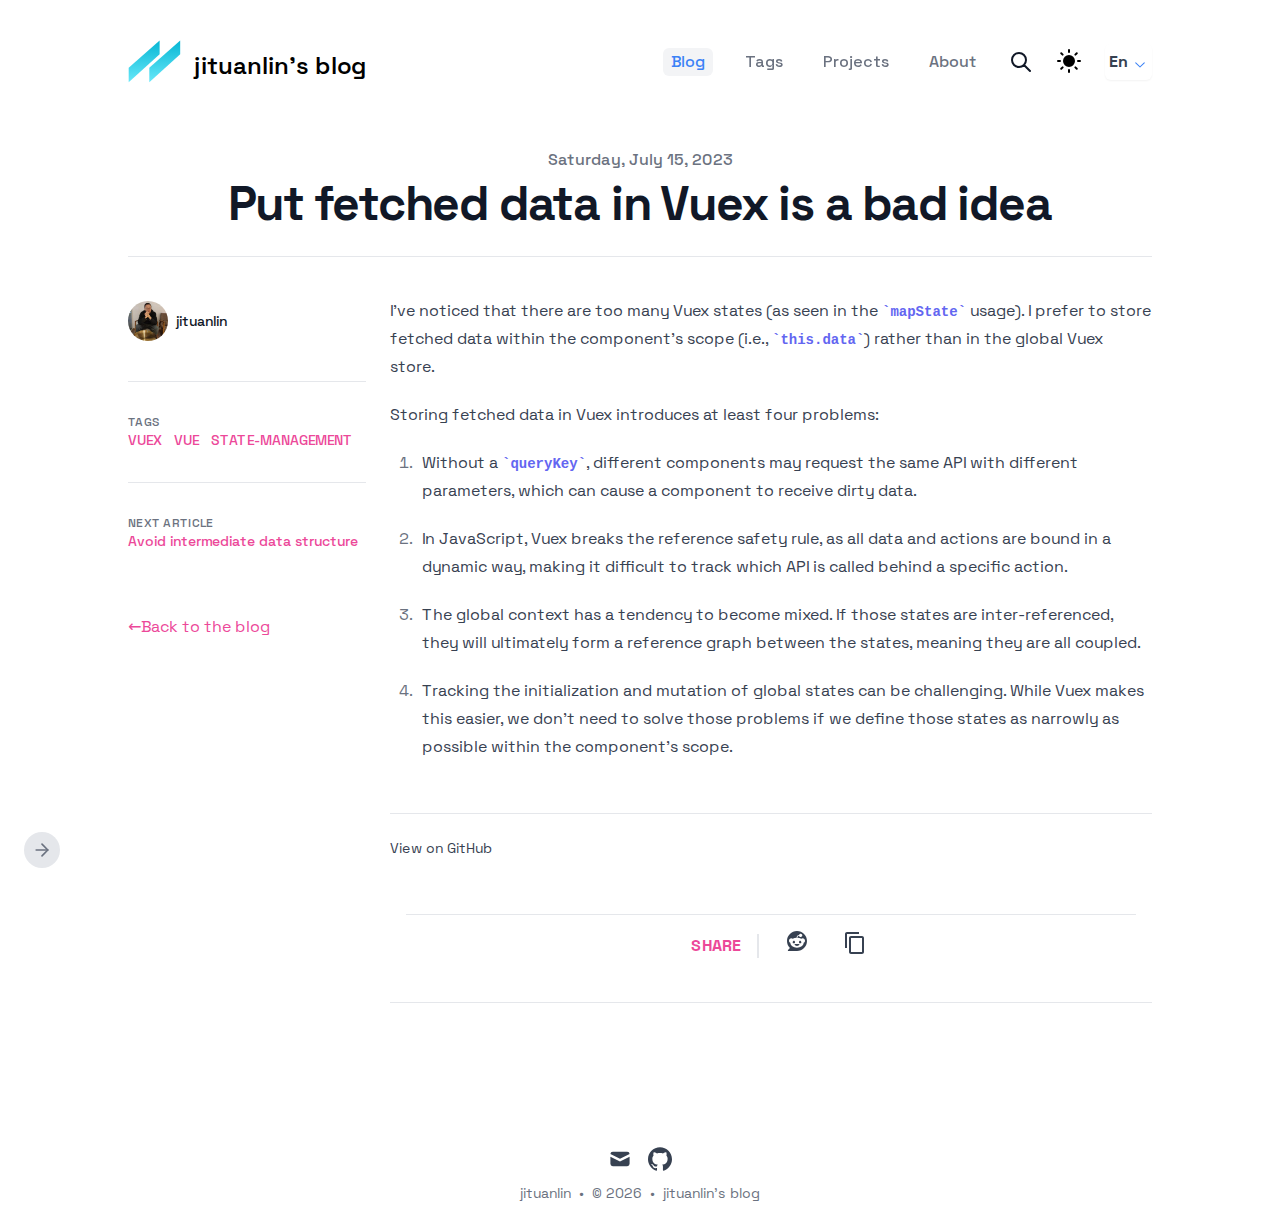
<file: en/blog/put-fetched-data-in-vuex-is-a-bad-idea.html>
<!DOCTYPE html><html lang="en" dir="ltr" class="__variable_bc0dcf scroll-smooth"><head><meta charSet="utf-8"/><meta name="viewport" content="width=device-width, initial-scale=1"/><link rel="preload" href="/_next/static/media/7cba1811e3c25a15-s.p.woff2" as="font" crossorigin="" type="font/woff2"/><link rel="stylesheet" href="/_next/static/css/727449f0bce79057.css" data-precedence="next"/><link rel="stylesheet" href="/_next/static/css/f54474adf6435250.css" data-precedence="next"/><link rel="stylesheet" href="/_next/static/css/e7753bb355409c98.css" data-precedence="next"/><link rel="preload" as="script" fetchPriority="low" href="/_next/static/chunks/webpack-9350dd2852622797.js"/><script src="/_next/static/chunks/4bd1b696-1d77d970ae4ed925.js" async=""></script><script src="/_next/static/chunks/684-0789625fe51c61aa.js" async=""></script><script src="/_next/static/chunks/main-app-8354cbccfbe6070e.js" async=""></script><script src="/_next/static/chunks/c16f53c3-c947b9bc01003c76.js" async=""></script><script src="/_next/static/chunks/874-0420d87aadd118cd.js" async=""></script><script src="/_next/static/chunks/350-8061afed8c2d7c7a.js" async=""></script><script src="/_next/static/chunks/63-20f4647acf148e42.js" async=""></script><script src="/_next/static/chunks/908-a703613d92c735a8.js" async=""></script><script src="/_next/static/chunks/333-2da808ccb3c91a15.js" async=""></script><script src="/_next/static/chunks/822-e715f11eeb5e6910.js" async=""></script><script src="/_next/static/chunks/674-5f7b1d8886f586b8.js" async=""></script><script src="/_next/static/chunks/app/%5Blocale%5D/layout-5faeecb7fe843195.js" async=""></script><script src="/_next/static/chunks/9316e0b3-d374a2ae4497586c.js" async=""></script><script src="/_next/static/chunks/221e729c-247980f4dccd978e.js" async=""></script><script src="/_next/static/chunks/733-9eba91aff42b710d.js" async=""></script><script src="/_next/static/chunks/app/%5Blocale%5D/blog/%5B...slug%5D/page-4b36c45badcff8da.js" async=""></script><meta name="next-size-adjust" content=""/><link rel="apple-touch-icon" sizes="76x76" href="/static/favicons/apple-touch-icon.png"/><link rel="icon" type="image/png" sizes="32x32" href="/static/favicons/favicon-32x32.png"/><link rel="icon" type="image/png" sizes="16x16" href="/static/favicons/favicon-16x16.png"/><link rel="manifest" href="/static/favicons/site.webmanifest"/><link rel="mask-icon" href="/static/favicons/safari-pinned-tab.svg" color="#5bbad5"/><meta name="msapplication-TileColor" content="#000000"/><meta name="theme-color" media="(prefers-color-scheme: light)" content="#fff"/><meta name="theme-color" media="(prefers-color-scheme: dark)" content="#000"/><link rel="alternate" type="application/rss+xml" href="/feed.xml"/><title>Put fetched data in Vuex is a bad idea | jituanlin&#x27;s blog</title><meta name="description" content="Why storing fetched API data in Vuex can lead to several problems in Vue applications"/><meta name="robots" content="index, follow"/><meta name="googlebot" content="index, follow, max-video-preview:-1, max-image-preview:large, max-snippet:-1"/><link rel="canonical" href="https://jituanlin.github.io/en/blog/put-fetched-data-in-vuex-is-a-bad-idea"/><link rel="alternate" type="application/rss+xml" href="https://jituanlin.github.io/feed.xml"/><meta property="og:title" content="Put fetched data in Vuex is a bad idea"/><meta property="og:description" content="Why storing fetched API data in Vuex can lead to several problems in Vue applications"/><meta property="og:url" content="https://jituanlin.github.io/en/blog/put-fetched-data-in-vuex-is-a-bad-idea"/><meta property="og:site_name" content="jituanlin&#x27;s blog"/><meta property="og:locale" content="en"/><meta property="og:type" content="article"/><meta property="article:published_time" content="2023-07-15T00:00:00.000Z"/><meta property="article:modified_time" content="2023-07-15T00:00:00.000Z"/><meta property="article:author" content="jituanlin"/><meta name="twitter:card" content="summary"/><meta name="twitter:title" content="Put fetched data in Vuex is a bad idea"/><meta name="twitter:description" content="Why storing fetched API data in Vuex can lead to several problems in Vue applications"/><script src="/_next/static/chunks/polyfills-42372ed130431b0a.js" noModule=""></script></head><body class="bg-white pl-[calc(100vw-100%)] text-black antialiased dark:bg-gray-950 dark:text-white"><section class="mx-auto max-w-3xl px-4 sm:px-6 xl:max-w-5xl xl:px-0"><div class="flex h-screen flex-col justify-between font-sans"><header><div class="flex items-center justify-between py-10"><div><a aria-label="jituanlin&#x27;s blog" href="/en"><div class="flex items-center justify-between"><div class="mr-3"><svg xmlns="http://www.w3.org/2000/svg" xmlns:xlink="http://www.w3.org/1999/xlink" width="53.87" height="43.61" viewBox="344.564 330.278 111.737 91.218"><defs><linearGradient id="logo_svg__b" x1="420.97" x2="420.97" y1="331.28" y2="418.5" gradientUnits="userSpaceOnUse"><stop offset="0%" style="stop-color:#06b6d4;stop-opacity:1"></stop><stop offset="100%" style="stop-color:#67e8f9;stop-opacity:1"></stop></linearGradient><linearGradient id="logo_svg__d" x1="377.89" x2="377.89" y1="331.28" y2="418.5" gradientUnits="userSpaceOnUse"><stop offset="0%" style="stop-color:#06b6d4;stop-opacity:1"></stop><stop offset="100%" style="stop-color:#67e8f9;stop-opacity:1"></stop></linearGradient><path id="logo_svg__a" d="M453.3 331.28v28.57l-64.66 58.65v-30.08z"></path><path id="logo_svg__c" d="M410.23 331.28v28.57l-64.67 58.65v-30.08z"></path></defs><use xlink:href="#logo_svg__a" fill="url(#logo_svg__b)"></use><use xlink:href="#logo_svg__c" fill="url(#logo_svg__d)"></use></svg></div><div class="hidden h-6 text-2xl font-semibold sm:block">jituanlin&#x27;s blog</div></div></a></div><div class="flex items-center space-x-4 leading-5 sm:space-x-6"><a class="flex transform-gpu items-center space-x-1 transition-transform duration-300" href="/en/blog"><div class="hidden font-medium text-heading-500 relative rounded-md px-2 py-1 font-medium transition-colors sm:block"><span class="relative z-10">Blog</span><span class="absolute inset-0 z-0 rounded-md bg-gray-100 dark:bg-gray-600"></span></div></a><a class="flex transform-gpu items-center space-x-1 transition-transform duration-300" href="/en/tags"><div class="hidden font-medium text-gray-500 hover:text-gray-900 dark:hover:text-gray-100 relative rounded-md px-2 py-1 font-medium transition-colors sm:block"><span class="relative z-10">Tags</span></div></a><a class="flex transform-gpu items-center space-x-1 transition-transform duration-300" href="/en/projects"><div class="hidden font-medium text-gray-500 hover:text-gray-900 dark:hover:text-gray-100 relative rounded-md px-2 py-1 font-medium transition-colors sm:block"><span class="relative z-10">Projects</span></div></a><div class="hidden sm:block"><a class="text-gray-500 hover:text-gray-900 dark:hover:text-gray-100 relative rounded-md px-2 py-1 font-medium transition-colors sm:block" href="/en/about/default"><span class="relative z-10">About</span></a></div><button aria-label="Search"><svg class="h-6 w-6 text-gray-900 dark:text-gray-100" fill="none" viewBox="0 0 24 24" stroke="currentColor"><path stroke-linecap="round" stroke-linejoin="round" stroke-width="2" d="M21 21l-6-6m2-5a7 7 0 11-14 0 7 7 0 0114 0z"></path></svg></button><div class="relative inline-block text-left"><div data-headlessui-state=""><button class="inline-flex rounded-md px-1 py-2 font-bold leading-5 text-gray-700 shadow-sm dark:text-white" aria-haspopup="menu" aria-expanded="false" id="headlessui-menu-button-«Rfcqdanb»" type="button" data-headlessui-state="">En<svg class="ml-1 mt-1 transform transition-transform duration-300 rotate-0" width="1em" height="1em" viewBox="0 0 15 15"><path fill="#3b82f6" fill-rule="evenodd" d="M3.135 6.158a.5.5 0 0 1 .707-.023L7.5 9.565l3.658-3.43a.5.5 0 0 1 .684.73l-4 3.75a.5.5 0 0 1-.684 0l-4-3.75a.5.5 0 0 1-.023-.707" clip-rule="evenodd"></path></svg></button></div></div><button aria-label="Show menu" class="sm:hidden"><svg xmlns="http://www.w3.org/2000/svg" viewBox="0 0 20 20" fill="currentColor" class="h-8 w-8 text-gray-900 dark:text-gray-100"><path fill-rule="evenodd" d="M3 5a1 1 0 011-1h12a1 1 0 110 2H4a1 1 0 01-1-1zM3 10a1 1 0 011-1h12a1 1 0 110 2H4a1 1 0 01-1-1zM3 15a1 1 0 011-1h12a1 1 0 110 2H4a1 1 0 01-1-1z" clip-rule="evenodd"></path></svg></button><div class="fixed left-0 top-0 z-10 my-auto h-full w-full transform overflow-y-auto bg-white opacity-95 duration-300 ease-in-out dark:bg-gray-950 dark:opacity-[0.98] translate-x-full"><div class="flex justify-end"><button class="mr-8 mt-11 h-8 w-8" aria-label="Toggle Menu"><svg viewBox="0 0 20 20" fill="currentColor" class="text-gray-900 dark:text-gray-100"><path fill-rule="evenodd" d="M4.293 4.293a1 1 0 011.414 0L10 8.586l4.293-4.293a1 1 0 111.414 1.414L11.414 10l4.293 4.293a1 1 0 01-1.414 1.414L10 11.414l-4.293 4.293a1 1 0 01-1.414-1.414L8.586 10 4.293 5.707a1 1 0 010-1.414z" clip-rule="evenodd"></path></svg></button></div><nav class="fixed mt-8 h-full"><div class="px-12 py-4"><a class="text-2xl font-bold tracking-widest text-gray-900 dark:text-gray-100" href="/en">Home</a></div><div class="px-12 py-4"><a class="text-2xl font-bold tracking-widest text-gray-900 dark:text-gray-100" href="/en/blog">Blog</a></div><div class="px-12 py-4"><a class="text-2xl font-bold tracking-widest text-gray-900 dark:text-gray-100" href="/en/tags">Tags</a></div><div class="px-12 py-4"><a class="text-2xl font-bold tracking-widest text-gray-900 dark:text-gray-100" href="/en/projects">Projects</a></div><div class="px-12 py-4 text-2xl font-bold tracking-widest text-gray-900 dark:text-gray-100"><a href="/en/about/default">About</a></div></nav></div></div></div></header><main class="mb-auto"><script type="application/ld+json">{"@context":"https://schema.org","@type":"BlogPosting","headline":"Put fetched data in Vuex is a bad idea","datePublished":"2023-07-15T00:00:00.000Z","dateModified":"2023-07-15T00:00:00.000Z","description":"Why storing fetched API data in Vuex can lead to several problems in Vue applications","url":"https://jituanlin.github.io/en/blog/undefined","author":[{"@type":"Person","name":"jituanlin"}]}</script><div class="fixed bottom-8 right-8 z-50 hidden flex-col gap-3 md:hidden"><button aria-label="Search"><div class="rounded-full bg-gray-200 p-2 text-gray-500 transition-all hover:bg-gray-300 dark:bg-gray-700 dark:text-gray-400 dark:hover:bg-gray-600"><svg class="h-5 w-5" fill="none" viewBox="0 0 24 24" stroke="currentColor"><path stroke-linecap="round" stroke-linejoin="round" stroke-width="2" d="M21 21l-6-6m2-5a7 7 0 11-14 0 7 7 0 0114 0z"></path></svg></div></button><button aria-label="Scroll to top" class="rounded-full bg-gray-200 p-2 text-gray-500 transition-all hover:bg-gray-300 dark:bg-gray-700 dark:text-gray-400 dark:hover:bg-gray-600"><svg class="h-5 w-5" viewBox="0 0 20 20" fill="currentColor"><path fill-rule="evenodd" d="M3.293 9.707a1 1 0 010-1.414l6-6a1 1 0 011.414 0l6 6a1 1 0 01-1.414 1.414L11 5.414V17a1 1 0 11-2 0V5.414L4.707 9.707a1 1 0 01-1.414 0z" clip-rule="evenodd"></path></svg></button></div><div><div class="fixed bottom-8 left-6 z-50"><button class="rounded-full bg-gray-200 p-2 text-gray-500 opacity-100 transition-colors hover:bg-gray-300 dark:bg-gray-700 dark:text-gray-400 dark:hover:bg-gray-600"><svg class="h-5 w-5 transform transition-transform " width="24" height="24" viewBox="0 0 24 24" fill="none" stroke="currentColor" stroke-width="2" stroke-linecap="round" stroke-linejoin="round"><path d="M5 12h14"></path><path d="m12 5 7 7-7 7"></path></svg></button></div></div><article><div class="xl:divide-y xl:divide-gray-200 xl:dark:divide-gray-700"><header class="pt-6 xl:pb-6"><div class="space-y-1 text-center"><dl class="space-y-10"><div><dt class="sr-only">Published on</dt><dd class="text-base font-medium leading-6 text-gray-500 dark:text-gray-400"><time dateTime="2023-07-15T00:00:00.000Z">Saturday, July 15, 2023</time></dd></div></dl><div><h1 class="text-3xl font-extrabold leading-9 tracking-tight text-gray-900 dark:text-gray-100 sm:text-4xl sm:leading-10 md:text-5xl md:leading-14">Put fetched data in Vuex is a bad idea</h1></div></div></header><div class="grid-rows-[auto_1fr] divide-y divide-gray-200 pb-8 dark:divide-gray-700 xl:grid xl:grid-cols-4 xl:gap-x-6 xl:divide-y-0"><dl class="pb-10 pt-6 xl:border-b xl:border-gray-200 xl:pt-11 xl:dark:border-gray-700"><dt class="sr-only">Authors</dt><dd><ul class="flex flex-wrap justify-center gap-4 sm:space-x-12 xl:block xl:space-x-0 xl:space-y-8"><li class="flex items-center space-x-2"><a href="/en/about/default"><img alt="avatar" title="avatar" loading="lazy" width="38" height="38" decoding="async" data-nimg="1" class="h-10 w-10 rounded-full" style="color:transparent" src="/static/images/avatar.jpg"/></a><dl class="whitespace-nowrap text-sm font-medium leading-5"><dt class="sr-only">Name</dt><dd class="text-gray-900 dark:text-gray-100">jituanlin</dd></dl></li></ul></dd></dl><div class="divide-y divide-gray-200 dark:divide-gray-700 xl:col-span-3 xl:row-span-2 xl:pb-0"><div class="prose max-w-none pb-8 pt-10 dark:prose-invert"><p>I&#x27;ve noticed that there are too many Vuex states (as seen in the <code>mapState</code> usage). I prefer to store fetched data within the component&#x27;s scope (i.e., <code>this.data</code>) rather than in the global Vuex store.</p><p>Storing fetched data in Vuex introduces at least four problems:</p><ol><li><p>Without a <code>queryKey</code>, different components may request the same API with different parameters, which can cause a component to receive dirty data.</p></li><li><p>In JavaScript, Vuex breaks the reference safety rule, as all data and actions are bound in a dynamic way, making it difficult to track which API is called behind a specific action.</p></li><li><p>The global context has a tendency to become mixed. If those states are inter-referenced, they will ultimately form a reference graph between the states, meaning they are all coupled.</p></li><li><p>Tracking the initialization and mutation of global states can be challenging. While Vuex makes this easier, we don&#x27;t need to solve those problems if we define those states as narrowly as possible within the component&#x27;s scope.</p></li></ol></div><div class="pb-6 pt-6 text-sm text-gray-700 dark:text-gray-300"><a target="_blank" rel="noopener noreferrer" href="https://github.com/jituanlin/jituanlin.github.io/blob/main/data/blog/en/put-fetched-data-in-vuex-is-a-bad-idea.mdx">View on GitHub</a></div><div class="m-4 mt-8 flex flex-col items-center justify-center pt-4 sm:flex-row"><div class="mb-4 sm:mb-0"><p class="text-highlighted dark:text-darkmode-highlighted mr-3 px-4 font-bold text-primary-500 sm:border-r-2">SHARE</p></div><div><ul class="grid grid-cols-2 gap-4 undefined"><li class="ml-4 inline-block"><a class="text-sm text-gray-500 transition hover:text-gray-600" target="_blank" rel="noopener noreferrer" href="https://www.reddit.com/submit?url=https://jituanlin.github.io/en/en/put-fetched-data-in-vuex-is-a-bad-idea&amp;title=Put fetched data in Vuex is a bad idea"><span class="sr-only">reddit</span><svg viewBox="0 0 24 24" class="fill-current text-gray-700 hover:text-primary-500 dark:text-gray-200 dark:hover:text-primary-400 h-5 w-5"><path d="M12 0C5.373 0 0 5.373 0 12c0 3.314 1.343 6.314 3.515 8.485l-2.286 2.286C.775 23.225 1.097 24 1.738 24H12c6.627 0 12-5.373 12-12S18.627 0 12 0Zm4.388 3.199c1.104 0 1.999.895 1.999 1.999 0 1.105-.895 2-1.999 2-.946 0-1.739-.657-1.947-1.539v.002c-1.147.162-2.032 1.15-2.032 2.341v.007c1.776.067 3.4.567 4.686 1.363.473-.363 1.064-.58 1.707-.58 1.547 0 2.802 1.254 2.802 2.802 0 1.117-.655 2.081-1.601 2.531-.088 3.256-3.637 5.876-7.997 5.876-4.361 0-7.905-2.617-7.998-5.87-.954-.447-1.614-1.415-1.614-2.538 0-1.548 1.255-2.802 2.803-2.802.645 0 1.239.218 1.712.585 1.275-.79 2.881-1.291 4.64-1.365v-.01c0-1.663 1.263-3.034 2.88-3.207.188-.911.993-1.595 1.959-1.595Zm-8.085 8.376c-.784 0-1.459.78-1.506 1.797-.047 1.016.64 1.429 1.426 1.429.786 0 1.371-.369 1.418-1.385.047-1.017-.553-1.841-1.338-1.841Zm7.406 0c-.786 0-1.385.824-1.338 1.841.047 1.017.634 1.385 1.418 1.385.785 0 1.473-.413 1.426-1.429-.046-1.017-.721-1.797-1.506-1.797Zm-3.703 4.013c-.974 0-1.907.048-2.77.135-.147.015-.241.168-.183.305.483 1.154 1.622 1.964 2.953 1.964 1.33 0 2.47-.81 2.953-1.964.057-.137-.037-.29-.184-.305-.863-.087-1.795-.135-2.769-.135Z"></path></svg></a></li><li class="relative ml-4 inline-block"><button class="fill-current text-gray-700 outline-none hover:text-primary-500 focus:outline-none dark:text-gray-200 dark:hover:text-primary-400"><svg height="24" viewBox="0 0 24 24" width="24"><path d="M0 0h24v24H0z" fill="none"></path><path d="M16 1H4c-1.1 0-2 .9-2 2v14h2V3h12V1zm3 4H8c-1.1 0-2 .9-2 2v14c0 1.1.9 2 2 2h11c1.1 0 2-.9 2-2V7c0-1.1-.9-2-2-2zm0 16H8V7h11v14z"></path></svg></button></li></ul></div></div><div class="mt-10 pb-6 pt-6 text-center text-gray-700 dark:text-gray-300" id="comment"></div></div><footer><div class="divide-gray-200 text-sm font-medium leading-5 dark:divide-gray-700 xl:col-start-1 xl:row-start-2 xl:divide-y"><div class="py-4 xl:py-8"><p class="text-xs uppercase tracking-wide text-gray-500 dark:text-gray-400">Tags</p><div class="flex flex-wrap"><a class="mr-3 cursor-pointer text-sm font-medium uppercase text-primary-500 hover:text-primary-600 dark:hover:text-primary-400" href="/en/blog">vuex</a><a class="mr-3 cursor-pointer text-sm font-medium uppercase text-primary-500 hover:text-primary-600 dark:hover:text-primary-400" href="/en/blog">vue</a><a class="mr-3 cursor-pointer text-sm font-medium uppercase text-primary-500 hover:text-primary-600 dark:hover:text-primary-400" href="/en/blog">state-management</a></div></div><div class="flex justify-between py-4 xl:block xl:space-y-8 xl:py-8"><div><p class="text-xs uppercase tracking-wide text-gray-500 dark:text-gray-400">Next Article</p><div class="text-primary-500 hover:text-primary-600 dark:hover:text-primary-400"><a href="/en/blog/avoid-intermediate-data-structure">Avoid intermediate data structure</a></div></div></div></div><div class="pt-4 xl:pt-8"><a class="text-primary-500 hover:text-primary-600 dark:hover:text-primary-400" aria-label="Back to the blog" href="/en/blog">←<!-- -->Back to the blog</a></div></footer></div></div></article></main><footer><div class="mt-16 flex flex-col items-center"><div class="mb-3 flex space-x-4"><div class="flex items-center"><a class="text-sm text-gray-500 transition hover:text-gray-600" target="_blank" rel="noopener noreferrer" href="mailto:jituanlin@gmail.com"><span class="sr-only">mail</span><svg viewBox="0 0 20 20" class="fill-current text-gray-700 hover:text-primary-500 dark:text-gray-200 dark:hover:text-primary-400 h-6 w-6"><path d="M2.003 5.884L10 9.882l7.997-3.998A2 2 0 0016 4H4a2 2 0 00-1.997 1.884z"></path><path d="M18 8.118l-8 4-8-4V14a2 2 0 002 2h12a2 2 0 002-2V8.118z"></path></svg></a></div><div class="flex items-center"><a class="text-sm text-gray-500 transition hover:text-gray-600" target="_blank" rel="noopener noreferrer" href="https://github.com/jituanlin"><span class="sr-only">github</span><svg viewBox="0 0 24 24" class="fill-current text-gray-700 hover:text-primary-500 dark:text-gray-200 dark:hover:text-primary-400 h-6 w-6"><path d="M12 .297c-6.63 0-12 5.373-12 12 0 5.303 3.438 9.8 8.205 11.385.6.113.82-.258.82-.577 0-.285-.01-1.04-.015-2.04-3.338.724-4.042-1.61-4.042-1.61C4.422 18.07 3.633 17.7 3.633 17.7c-1.087-.744.084-.729.084-.729 1.205.084 1.838 1.236 1.838 1.236 1.07 1.835 2.809 1.305 3.495.998.108-.776.417-1.305.76-1.605-2.665-.3-5.466-1.332-5.466-5.93 0-1.31.465-2.38 1.235-3.22-.135-.303-.54-1.523.105-3.176 0 0 1.005-.322 3.3 1.23.96-.267 1.98-.399 3-.405 1.02.006 2.04.138 3 .405 2.28-1.552 3.285-1.23 3.285-1.23.645 1.653.24 2.873.12 3.176.765.84 1.23 1.91 1.23 3.22 0 4.61-2.805 5.625-5.475 5.92.42.36.81 1.096.81 2.22 0 1.606-.015 2.896-.015 3.286 0 .315.21.69.825.57C20.565 22.092 24 17.592 24 12.297c0-6.627-5.373-12-12-12"></path></svg></a></div></div><div class="mb-2 flex space-x-2 text-sm text-gray-500 dark:text-gray-400"><div>jituanlin</div><div> • </div><div>© 2025</div><div> • </div><a href="/">jituanlin&#x27;s blog</a></div></div></footer><div style="position:fixed;z-index:9999;top:16px;left:16px;right:16px;bottom:16px;pointer-events:none"></div></div></section><script src="/_next/static/chunks/webpack-9350dd2852622797.js" async=""></script><script>(self.__next_f=self.__next_f||[]).push([0])</script><script>self.__next_f.push([1,"1:\"$Sreact.fragment\"\n2:I[7555,[],\"\"]\n3:I[1295,[],\"\"]\n6:I[9665,[],\"OutletBoundary\"]\n9:I[9665,[],\"ViewportBoundary\"]\nb:I[9665,[],\"MetadataBoundary\"]\nd:I[6614,[],\"\"]\n:HL[\"/_next/static/media/7cba1811e3c25a15-s.p.woff2\",\"font\",{\"crossOrigin\":\"\",\"type\":\"font/woff2\"}]\n:HL[\"/_next/static/css/727449f0bce79057.css\",\"style\"]\n:HL[\"/_next/static/css/f54474adf6435250.css\",\"style\"]\n:HL[\"/_next/static/css/e7753bb355409c98.css\",\"style\"]\n"])</script><script>self.__next_f.push([1,"0:{\"P\":null,\"b\":\"JYg8NFhX4w4HCgYbqoDOx\",\"p\":\"\",\"c\":[\"\",\"en\",\"blog\",\"put-fetched-data-in-vuex-is-a-bad-idea\"],\"i\":false,\"f\":[[[\"\",{\"children\":[[\"locale\",\"en\",\"d\"],{\"children\":[\"blog\",{\"children\":[[\"slug\",\"put-fetched-data-in-vuex-is-a-bad-idea\",\"c\"],{\"children\":[\"__PAGE__\",{}]}]}]},\"$undefined\",\"$undefined\",true]}],[\"\",[\"$\",\"$1\",\"c\",{\"children\":[null,[\"$\",\"$L2\",null,{\"parallelRouterKey\":\"children\",\"error\":\"$undefined\",\"errorStyles\":\"$undefined\",\"errorScripts\":\"$undefined\",\"template\":[\"$\",\"$L3\",null,{}],\"templateStyles\":\"$undefined\",\"templateScripts\":\"$undefined\",\"notFound\":[[[\"$\",\"title\",null,{\"children\":\"404: This page could not be found.\"}],[\"$\",\"div\",null,{\"style\":{\"fontFamily\":\"system-ui,\\\"Segoe UI\\\",Roboto,Helvetica,Arial,sans-serif,\\\"Apple Color Emoji\\\",\\\"Segoe UI Emoji\\\"\",\"height\":\"100vh\",\"textAlign\":\"center\",\"display\":\"flex\",\"flexDirection\":\"column\",\"alignItems\":\"center\",\"justifyContent\":\"center\"},\"children\":[\"$\",\"div\",null,{\"children\":[[\"$\",\"style\",null,{\"dangerouslySetInnerHTML\":{\"__html\":\"body{color:#000;background:#fff;margin:0}.next-error-h1{border-right:1px solid rgba(0,0,0,.3)}@media (prefers-color-scheme:dark){body{color:#fff;background:#000}.next-error-h1{border-right:1px solid rgba(255,255,255,.3)}}\"}}],[\"$\",\"h1\",null,{\"className\":\"next-error-h1\",\"style\":{\"display\":\"inline-block\",\"margin\":\"0 20px 0 0\",\"padding\":\"0 23px 0 0\",\"fontSize\":24,\"fontWeight\":500,\"verticalAlign\":\"top\",\"lineHeight\":\"49px\"},\"children\":404}],[\"$\",\"div\",null,{\"style\":{\"display\":\"inline-block\"},\"children\":[\"$\",\"h2\",null,{\"style\":{\"fontSize\":14,\"fontWeight\":400,\"lineHeight\":\"49px\",\"margin\":0},\"children\":\"This page could not be found.\"}]}]]}]}]],[]],\"forbidden\":\"$undefined\",\"unauthorized\":\"$undefined\"}]]}],{\"children\":[[\"locale\",\"en\",\"d\"],[\"$\",\"$1\",\"c\",{\"children\":[[[\"$\",\"link\",\"0\",{\"rel\":\"stylesheet\",\"href\":\"/_next/static/css/727449f0bce79057.css\",\"precedence\":\"next\",\"crossOrigin\":\"$undefined\",\"nonce\":\"$undefined\"}]],\"$L4\"]}],{\"children\":[\"blog\",[\"$\",\"$1\",\"c\",{\"children\":[null,[\"$\",\"$L2\",null,{\"parallelRouterKey\":\"children\",\"error\":\"$undefined\",\"errorStyles\":\"$undefined\",\"errorScripts\":\"$undefined\",\"template\":[\"$\",\"$L3\",null,{}],\"templateStyles\":\"$undefined\",\"templateScripts\":\"$undefined\",\"notFound\":\"$undefined\",\"forbidden\":\"$undefined\",\"unauthorized\":\"$undefined\"}]]}],{\"children\":[[\"slug\",\"put-fetched-data-in-vuex-is-a-bad-idea\",\"c\"],[\"$\",\"$1\",\"c\",{\"children\":[null,[\"$\",\"$L2\",null,{\"parallelRouterKey\":\"children\",\"error\":\"$undefined\",\"errorStyles\":\"$undefined\",\"errorScripts\":\"$undefined\",\"template\":[\"$\",\"$L3\",null,{}],\"templateStyles\":\"$undefined\",\"templateScripts\":\"$undefined\",\"notFound\":\"$undefined\",\"forbidden\":\"$undefined\",\"unauthorized\":\"$undefined\"}]]}],{\"children\":[\"__PAGE__\",[\"$\",\"$1\",\"c\",{\"children\":[\"$L5\",\"$undefined\",[[\"$\",\"link\",\"0\",{\"rel\":\"stylesheet\",\"href\":\"/_next/static/css/f54474adf6435250.css\",\"precedence\":\"next\",\"crossOrigin\":\"$undefined\",\"nonce\":\"$undefined\"}],[\"$\",\"link\",\"1\",{\"rel\":\"stylesheet\",\"href\":\"/_next/static/css/e7753bb355409c98.css\",\"precedence\":\"next\",\"crossOrigin\":\"$undefined\",\"nonce\":\"$undefined\"}]],[\"$\",\"$L6\",null,{\"children\":[\"$L7\",\"$L8\",null]}]]}],{},null,false]},null,false]},null,false]},null,false]},null,false],[\"$\",\"$1\",\"h\",{\"children\":[null,[\"$\",\"$1\",\"SN_s5QP67ADrGiNmLNtQw\",{\"children\":[[\"$\",\"$L9\",null,{\"children\":\"$La\"}],[\"$\",\"meta\",null,{\"name\":\"next-size-adjust\",\"content\":\"\"}]]}],[\"$\",\"$Lb\",null,{\"children\":\"$Lc\"}]]}],false]],\"m\":\"$undefined\",\"G\":[\"$d\",\"$undefined\"],\"s\":false,\"S\":true}\n"])</script><script>self.__next_f.push([1,"e:I[2433,[\"545\",\"static/chunks/c16f53c3-c947b9bc01003c76.js\",\"874\",\"static/chunks/874-0420d87aadd118cd.js\",\"350\",\"static/chunks/350-8061afed8c2d7c7a.js\",\"63\",\"static/chunks/63-20f4647acf148e42.js\",\"908\",\"static/chunks/908-a703613d92c735a8.js\",\"333\",\"static/chunks/333-2da808ccb3c91a15.js\",\"822\",\"static/chunks/822-e715f11eeb5e6910.js\",\"674\",\"static/chunks/674-5f7b1d8886f586b8.js\",\"450\",\"static/chunks/app/%5Blocale%5D/layout-5faeecb7fe843195.js\"],\"ThemeProvider\"]\nf:I[3702,[\"545\",\"static/chunks/c16f53c3-c947b9bc01003c76.js\",\"874\",\"static/chunks/874-0420d87aadd118cd.js\",\"350\",\"static/chunks/350-8061afed8c2d7c7a.js\",\"63\",\"static/chunks/63-20f4647acf148e42.js\",\"908\",\"static/chunks/908-a703613d92c735a8.js\",\"333\",\"static/chunks/333-2da808ccb3c91a15.js\",\"822\",\"static/chunks/822-e715f11eeb5e6910.js\",\"674\",\"static/chunks/674-5f7b1d8886f586b8.js\",\"450\",\"static/chunks/app/%5Blocale%5D/layout-5faeecb7fe843195.js\"],\"SearchProvider\"]\n10:I[1801,[\"545\",\"static/chunks/c16f53c3-c947b9bc01003c76.js\",\"874\",\"static/chunks/874-0420d87aadd118cd.js\",\"350\",\"static/chunks/350-8061afed8c2d7c7a.js\",\"63\",\"static/chunks/63-20f4647acf148e42.js\",\"908\",\"static/chunks/908-a703613d92c735a8.js\",\"333\",\"static/chunks/333-2da808ccb3c91a15.js\",\"822\",\"static/chunks/822-e715f11eeb5e6910.js\",\"674\",\"static/chunks/674-5f7b1d8886f586b8.js\",\"450\",\"static/chunks/app/%5Blocale%5D/layout-5faeecb7fe843195.js\"],\"default\"]\n11:I[5943,[\"545\",\"static/chunks/c16f53c3-c947b9bc01003c76.js\",\"874\",\"static/chunks/874-0420d87aadd118cd.js\",\"350\",\"static/chunks/350-8061afed8c2d7c7a.js\",\"63\",\"static/chunks/63-20f4647acf148e42.js\",\"908\",\"static/chunks/908-a703613d92c735a8.js\",\"333\",\"static/chunks/333-2da808ccb3c91a15.js\",\"822\",\"static/chunks/822-e715f11eeb5e6910.js\",\"674\",\"static/chunks/674-5f7b1d8886f586b8.js\",\"450\",\"static/chunks/app/%5Blocale%5D/layout-5faeecb7fe843195.js\"],\"default\"]\n4:[\"$\",\"html\",null,{\"lang\":\"en\",\"dir\":\"ltr\",\"className\":\"__variable_bc0dcf scroll-smooth\",\"suppressHydrationWarning\":true,\"children\":[[\"$\",\"link\",null,{\"rel\":\"apple-touch-icon\",\"sizes\":\"76x76\",\"hre"])</script><script>self.__next_f.push([1,"f\":\"/static/favicons/apple-touch-icon.png\"}],[\"$\",\"link\",null,{\"rel\":\"icon\",\"type\":\"image/png\",\"sizes\":\"32x32\",\"href\":\"/static/favicons/favicon-32x32.png\"}],[\"$\",\"link\",null,{\"rel\":\"icon\",\"type\":\"image/png\",\"sizes\":\"16x16\",\"href\":\"/static/favicons/favicon-16x16.png\"}],[\"$\",\"link\",null,{\"rel\":\"manifest\",\"href\":\"/static/favicons/site.webmanifest\"}],[\"$\",\"link\",null,{\"rel\":\"mask-icon\",\"href\":\"/static/favicons/safari-pinned-tab.svg\",\"color\":\"#5bbad5\"}],[\"$\",\"meta\",null,{\"name\":\"msapplication-TileColor\",\"content\":\"#000000\"}],[\"$\",\"meta\",null,{\"name\":\"theme-color\",\"media\":\"(prefers-color-scheme: light)\",\"content\":\"#fff\"}],[\"$\",\"meta\",null,{\"name\":\"theme-color\",\"media\":\"(prefers-color-scheme: dark)\",\"content\":\"#000\"}],[\"$\",\"link\",null,{\"rel\":\"alternate\",\"type\":\"application/rss+xml\",\"href\":\"/feed.xml\"}],[\"$\",\"body\",null,{\"className\":\"bg-white pl-[calc(100vw-100%)] text-black antialiased dark:bg-gray-950 dark:text-white\",\"children\":[null,[\"$\",\"$Le\",null,{\"children\":[[\"$undefined\",\"$undefined\",\"$undefined\",\"$undefined\",\"$undefined\",\"$undefined\"],[\"$\",\"section\",null,{\"className\":\"mx-auto max-w-3xl px-4 sm:px-6 xl:max-w-5xl xl:px-0\",\"children\":[\"$\",\"div\",null,{\"className\":\"flex h-screen flex-col justify-between font-sans\",\"children\":[[\"$\",\"$Lf\",null,{\"children\":[[\"$\",\"$L10\",null,{}],[\"$\",\"main\",null,{\"className\":\"mb-auto\",\"children\":[\"$\",\"$L2\",null,{\"parallelRouterKey\":\"children\",\"error\":\"$undefined\",\"errorStyles\":\"$undefined\",\"errorScripts\":\"$undefined\",\"template\":[\"$\",\"$L3\",null,{}],\"templateStyles\":\"$undefined\",\"templateScripts\":\"$undefined\",\"notFound\":\"$undefined\",\"forbidden\":\"$undefined\",\"unauthorized\":\"$undefined\"}]}]]}],[\"$\",\"$L11\",null,{}]]}]}]]}]]}]]}]\n"])</script><script>self.__next_f.push([1,"5:[[\"$\",\"script\",null,{\"type\":\"application/ld+json\",\"dangerouslySetInnerHTML\":{\"__html\":\"{\\\"@context\\\":\\\"https://schema.org\\\",\\\"@type\\\":\\\"BlogPosting\\\",\\\"headline\\\":\\\"Put fetched data in Vuex is a bad idea\\\",\\\"datePublished\\\":\\\"2023-07-15T00:00:00.000Z\\\",\\\"dateModified\\\":\\\"2023-07-15T00:00:00.000Z\\\",\\\"description\\\":\\\"Why storing fetched API data in Vuex can lead to several problems in Vue applications\\\",\\\"url\\\":\\\"https://jituanlin.github.io/en/blog/undefined\\\",\\\"author\\\":[{\\\"@type\\\":\\\"Person\\\",\\\"name\\\":\\\"jituanlin\\\"}]}\"}}],\"$L12\"]\n"])</script><script>self.__next_f.push([1,"a:[[\"$\",\"meta\",\"0\",{\"charSet\":\"utf-8\"}],[\"$\",\"meta\",\"1\",{\"name\":\"viewport\",\"content\":\"width=device-width, initial-scale=1\"}]]\n7:null\n"])</script><script>self.__next_f.push([1,"8:null\nc:[[\"$\",\"title\",\"0\",{\"children\":\"Put fetched data in Vuex is a bad idea | jituanlin's blog\"}],[\"$\",\"meta\",\"1\",{\"name\":\"description\",\"content\":\"Why storing fetched API data in Vuex can lead to several problems in Vue applications\"}],[\"$\",\"meta\",\"2\",{\"name\":\"robots\",\"content\":\"index, follow\"}],[\"$\",\"meta\",\"3\",{\"name\":\"googlebot\",\"content\":\"index, follow, max-video-preview:-1, max-image-preview:large, max-snippet:-1\"}],[\"$\",\"link\",\"4\",{\"rel\":\"canonical\",\"href\":\"https://jituanlin.github.io/en/blog/put-fetched-data-in-vuex-is-a-bad-idea\"}],[\"$\",\"link\",\"5\",{\"rel\":\"alternate\",\"type\":\"application/rss+xml\",\"href\":\"https://jituanlin.github.io/feed.xml\"}],[\"$\",\"meta\",\"6\",{\"property\":\"og:title\",\"content\":\"Put fetched data in Vuex is a bad idea\"}],[\"$\",\"meta\",\"7\",{\"property\":\"og:description\",\"content\":\"Why storing fetched API data in Vuex can lead to several problems in Vue applications\"}],[\"$\",\"meta\",\"8\",{\"property\":\"og:url\",\"content\":\"https://jituanlin.github.io/en/blog/put-fetched-data-in-vuex-is-a-bad-idea\"}],[\"$\",\"meta\",\"9\",{\"property\":\"og:site_name\",\"content\":\"jituanlin's blog\"}],[\"$\",\"meta\",\"10\",{\"property\":\"og:locale\",\"content\":\"en\"}],[\"$\",\"meta\",\"11\",{\"property\":\"og:type\",\"content\":\"article\"}],[\"$\",\"meta\",\"12\",{\"property\":\"article:published_time\",\"content\":\"2023-07-15T00:00:00.000Z\"}],[\"$\",\"meta\",\"13\",{\"property\":\"article:modified_time\",\"content\":\"2023-07-15T00:00:00.000Z\"}],[\"$\",\"meta\",\"14\",{\"property\":\"article:author\",\"content\":\"jituanlin\"}],[\"$\",\"meta\",\"15\",{\"name\":\"twitter:card\",\"content\":\"summary\"}],[\"$\",\"meta\",\"16\",{\"name\":\"twitter:title\",\"content\":\"Put fetched data in Vuex is a bad idea\"}],[\"$\",\"meta\",\"17\",{\"name\":\"twitter:description\",\"content\":\"Why storing fetched API data in Vuex can lead to several problems in Vue applications\"}]]\n"])</script><script>self.__next_f.push([1,"13:I[8100,[\"232\",\"static/chunks/9316e0b3-d374a2ae4497586c.js\",\"834\",\"static/chunks/221e729c-247980f4dccd978e.js\",\"874\",\"static/chunks/874-0420d87aadd118cd.js\",\"350\",\"static/chunks/350-8061afed8c2d7c7a.js\",\"63\",\"static/chunks/63-20f4647acf148e42.js\",\"333\",\"static/chunks/333-2da808ccb3c91a15.js\",\"733\",\"static/chunks/733-9eba91aff42b710d.js\",\"784\",\"static/chunks/app/%5Blocale%5D/blog/%5B...slug%5D/page-4b36c45badcff8da.js\"],\"default\"]\n14:I[5739,[\"232\",\"static/chunks/9316e0b3-d374a2ae4497586c.js\",\"834\",\"static/chunks/221e729c-247980f4dccd978e.js\",\"874\",\"static/chunks/874-0420d87aadd118cd.js\",\"350\",\"static/chunks/350-8061afed8c2d7c7a.js\",\"63\",\"static/chunks/63-20f4647acf148e42.js\",\"333\",\"static/chunks/333-2da808ccb3c91a15.js\",\"733\",\"static/chunks/733-9eba91aff42b710d.js\",\"784\",\"static/chunks/app/%5Blocale%5D/blog/%5B...slug%5D/page-4b36c45badcff8da.js\"],\"default\"]\n15:I[6874,[\"232\",\"static/chunks/9316e0b3-d374a2ae4497586c.js\",\"834\",\"static/chunks/221e729c-247980f4dccd978e.js\",\"874\",\"static/chunks/874-0420d87aadd118cd.js\",\"350\",\"static/chunks/350-8061afed8c2d7c7a.js\",\"63\",\"static/chunks/63-20f4647acf148e42.js\",\"333\",\"static/chunks/333-2da808ccb3c91a15.js\",\"733\",\"static/chunks/733-9eba91aff42b710d.js\",\"784\",\"static/chunks/app/%5Blocale%5D/blog/%5B...slug%5D/page-4b36c45badcff8da.js\"],\"\"]\n16:I[3063,[\"232\",\"static/chunks/9316e0b3-d374a2ae4497586c.js\",\"834\",\"static/chunks/221e729c-247980f4dccd978e.js\",\"874\",\"static/chunks/874-0420d87aadd118cd.js\",\"350\",\"static/chunks/350-8061afed8c2d7c7a.js\",\"63\",\"static/chunks/63-20f4647acf148e42.js\",\"333\",\"static/chunks/333-2da808ccb3c91a15.js\",\"733\",\"static/chunks/733-9eba91aff42b710d.js\",\"784\",\"static/chunks/app/%5Blocale%5D/blog/%5B...slug%5D/page-4b36c45badcff8da.js\"],\"Image\"]\n17:I[9477,[\"232\",\"static/chunks/9316e0b3-d374a2ae4497586c.js\",\"834\",\"static/chunks/221e729c-247980f4dccd978e.js\",\"874\",\"static/chunks/874-0420d87aadd118cd.js\",\"350\",\"static/chunks/350-8061afed8c2d7c7a.js\",\"63\",\"static/chunks/63-20f4647acf148e42.js\",\"333\",\"static/chunks/333-2da808ccb3c91a15.js\",\"733\",\"static/chun"])</script><script>self.__next_f.push([1,"ks/733-9eba91aff42b710d.js\",\"784\",\"static/chunks/app/%5Blocale%5D/blog/%5B...slug%5D/page-4b36c45badcff8da.js\"],\"default\"]\n18:I[8572,[\"232\",\"static/chunks/9316e0b3-d374a2ae4497586c.js\",\"834\",\"static/chunks/221e729c-247980f4dccd978e.js\",\"874\",\"static/chunks/874-0420d87aadd118cd.js\",\"350\",\"static/chunks/350-8061afed8c2d7c7a.js\",\"63\",\"static/chunks/63-20f4647acf148e42.js\",\"333\",\"static/chunks/333-2da808ccb3c91a15.js\",\"733\",\"static/chunks/733-9eba91aff42b710d.js\",\"784\",\"static/chunks/app/%5Blocale%5D/blog/%5B...slug%5D/page-4b36c45badcff8da.js\"],\"default\"]\n"])</script><script>self.__next_f.push([1,"12:[[\"$\",\"$L13\",null,{}],[\"$\",\"$L14\",null,{\"toc\":[]}],[\"$\",\"article\",null,{\"children\":[\"$\",\"div\",null,{\"className\":\"xl:divide-y xl:divide-gray-200 xl:dark:divide-gray-700\",\"children\":[[\"$\",\"header\",null,{\"className\":\"pt-6 xl:pb-6\",\"children\":[\"$\",\"div\",null,{\"className\":\"space-y-1 text-center\",\"children\":[[\"$\",\"dl\",null,{\"className\":\"space-y-10\",\"children\":[\"$\",\"div\",null,{\"children\":[[\"$\",\"dt\",null,{\"className\":\"sr-only\",\"children\":\"Published on\"}],[\"$\",\"dd\",null,{\"className\":\"text-base font-medium leading-6 text-gray-500 dark:text-gray-400\",\"children\":[\"$\",\"time\",null,{\"dateTime\":\"2023-07-15T00:00:00.000Z\",\"children\":\"Saturday, July 15, 2023\"}]}]]}]}],[\"$\",\"div\",null,{\"children\":[\"$\",\"h1\",null,{\"className\":\"text-3xl font-extrabold leading-9 tracking-tight text-gray-900 dark:text-gray-100 sm:text-4xl sm:leading-10 md:text-5xl md:leading-14\",\"children\":\"Put fetched data in Vuex is a bad idea\"}]}]]}]}],[\"$\",\"div\",null,{\"className\":\"grid-rows-[auto_1fr] divide-y divide-gray-200 pb-8 dark:divide-gray-700 xl:grid xl:grid-cols-4 xl:gap-x-6 xl:divide-y-0\",\"children\":[[\"$\",\"dl\",null,{\"className\":\"pb-10 pt-6 xl:border-b xl:border-gray-200 xl:pt-11 xl:dark:border-gray-700\",\"children\":[[\"$\",\"dt\",null,{\"className\":\"sr-only\",\"children\":\"Authors\"}],[\"$\",\"dd\",null,{\"children\":[\"$\",\"ul\",null,{\"className\":\"flex flex-wrap justify-center gap-4 sm:space-x-12 xl:block xl:space-x-0 xl:space-y-8\",\"children\":[[\"$\",\"li\",\"jituanlin\",{\"className\":\"flex items-center space-x-2\",\"children\":[[\"$\",\"$L15\",null,{\"href\":\"/en/about/default\",\"children\":[\"$\",\"$L16\",null,{\"src\":\"/static/images/avatar.jpg\",\"width\":38,\"height\":38,\"alt\":\"avatar\",\"title\":\"avatar\",\"className\":\"h-10 w-10 rounded-full\"}]}],[\"$\",\"dl\",null,{\"className\":\"whitespace-nowrap text-sm font-medium leading-5\",\"children\":[[\"$\",\"dt\",null,{\"className\":\"sr-only\",\"children\":\"Name\"}],[\"$\",\"dd\",null,{\"className\":\"text-gray-900 dark:text-gray-100\",\"children\":\"jituanlin\"}]]}]]}]]}]}]]}],[\"$\",\"div\",null,{\"className\":\"divide-y divide-gray-200 dark:divide-gray-700 xl:col-span-3 xl:row-span-2 xl:pb-0\",\"children\":[\"$undefined\",[\"$\",\"div\",null,{\"className\":\"prose max-w-none pb-8 pt-10 dark:prose-invert\",\"children\":[[\"$\",\"p\",null,{\"children\":[\"I've noticed that there are too many Vuex states (as seen in the \",[\"$\",\"code\",null,{\"children\":\"mapState\"}],\" usage). I prefer to store fetched data within the component's scope (i.e., \",[\"$\",\"code\",null,{\"children\":\"this.data\"}],\") rather than in the global Vuex store.\"]}],[\"$\",\"p\",null,{\"children\":\"Storing fetched data in Vuex introduces at least four problems:\"}],[\"$\",\"ol\",null,{\"children\":[[\"$\",\"li\",null,{\"children\":[\"$\",\"p\",null,{\"children\":[\"Without a \",[\"$\",\"code\",null,{\"children\":\"queryKey\"}],\", different components may request the same API with different parameters, which can cause a component to receive dirty data.\"]}]}],[\"$\",\"li\",null,{\"children\":[\"$\",\"p\",null,{\"children\":\"In JavaScript, Vuex breaks the reference safety rule, as all data and actions are bound in a dynamic way, making it difficult to track which API is called behind a specific action.\"}]}],[\"$\",\"li\",null,{\"children\":[\"$\",\"p\",null,{\"children\":\"The global context has a tendency to become mixed. If those states are inter-referenced, they will ultimately form a reference graph between the states, meaning they are all coupled.\"}]}],[\"$\",\"li\",null,{\"children\":[\"$\",\"p\",null,{\"children\":\"Tracking the initialization and mutation of global states can be challenging. While Vuex makes this easier, we don't need to solve those problems if we define those states as narrowly as possible within the component's scope.\"}]}]]}]]}],[\"$\",\"div\",null,{\"className\":\"pb-6 pt-6 text-sm text-gray-700 dark:text-gray-300\",\"children\":[\"$\",\"a\",null,{\"target\":\"_blank\",\"rel\":\"noopener noreferrer\",\"href\":\"https://github.com/jituanlin/jituanlin.github.io/blob/main/data/blog/en/put-fetched-data-in-vuex-is-a-bad-idea.mdx\",\"children\":\"View on GitHub\"}]}],[\"$\",\"$L17\",null,{\"title\":\"Put fetched data in Vuex is a bad idea\",\"slug\":\"put-fetched-data-in-vuex-is-a-bad-idea\"}],[\"$\",\"div\",null,{\"className\":\"mt-10 pb-6 pt-6 text-center text-gray-700 dark:text-gray-300\",\"id\":\"comment\",\"children\":[false,false]}]]}],[\"$\",\"footer\",null,{\"children\":[[\"$\",\"div\",null,{\"className\":\"divide-gray-200 text-sm font-medium leading-5 dark:divide-gray-700 xl:col-start-1 xl:row-start-2 xl:divide-y\",\"children\":[[\"$\",\"div\",null,{\"className\":\"py-4 xl:py-8\",\"children\":[[\"$\",\"p\",null,{\"className\":\"text-xs uppercase tracking-wide text-gray-500 dark:text-gray-400\",\"children\":\"Tags\"}],[\"$\",\"div\",null,{\"className\":\"flex flex-wrap\",\"children\":[[\"$\",\"$L18\",\"vuex\",{\"text\":\"vuex\"}],[\"$\",\"$L18\",\"vue\",{\"text\":\"vue\"}],[\"$\",\"$L18\",\"state-management\",{\"text\":\"state-management\"}]]}]]}],[\"$\",\"div\",null,{\"className\":\"flex justify-between py-4 xl:block xl:space-y-8 xl:py-8\",\"children\":[\"$undefined\",[\"$\",\"div\",null,{\"children\":[[\"$\",\"p\",null,{\"className\":\"text-xs uppercase tracking-wide text-gray-500 dark:text-gray-400\",\"children\":\"Next Article\"}],[\"$\",\"div\",null,{\"className\":\"text-primary-500 hover:text-primary-600 dark:hover:text-primary-400\",\"children\":[\"$\",\"$L15\",null,{\"href\":\"/en/blog/avoid-intermediate-data-structure\",\"children\":\"Avoid intermediate data structure\"}]}]]}]]}]]}],[\"$\",\"div\",null,{\"className\":\"pt-4 xl:pt-8\",\"children\":[\"$\",\"$L15\",null,{\"href\":\"/en/blog\",\"className\":\"text-primary-500 hover:text-primary-600 dark:hover:text-primary-400\",\"aria-label\":\"Back to the blog\",\"children\":[\"←\",\"Back to the blog\"]}]}]]}]]}]]}]}]]\n"])</script></body></html>
</file>
<file: _next/static/css/727449f0bce79057.css>
#waline{--waline-theme-color:#ec4899;--waline-active-color:#db2777}#waline .wl-comment{-moz-column-gap:1rem;column-gap:1rem}#waline .wl-panel{margin:0}#waline .wl-editor{width:calc(100% - 2.4rem)}*,:after,:before{--tw-border-spacing-x:0;--tw-border-spacing-y:0;--tw-translate-x:0;--tw-translate-y:0;--tw-rotate:0;--tw-skew-x:0;--tw-skew-y:0;--tw-scale-x:1;--tw-scale-y:1;--tw-pan-x: ;--tw-pan-y: ;--tw-pinch-zoom: ;--tw-scroll-snap-strictness:proximity;--tw-gradient-from-position: ;--tw-gradient-via-position: ;--tw-gradient-to-position: ;--tw-ordinal: ;--tw-slashed-zero: ;--tw-numeric-figure: ;--tw-numeric-spacing: ;--tw-numeric-fraction: ;--tw-ring-inset: ;--tw-ring-offset-width:0px;--tw-ring-offset-color:#fff;--tw-ring-color:rgb(59 130 246/0.5);--tw-ring-offset-shadow:0 0 #0000;--tw-ring-shadow:0 0 #0000;--tw-shadow:0 0 #0000;--tw-shadow-colored:0 0 #0000;--tw-blur: ;--tw-brightness: ;--tw-contrast: ;--tw-grayscale: ;--tw-hue-rotate: ;--tw-invert: ;--tw-saturate: ;--tw-sepia: ;--tw-drop-shadow: ;--tw-backdrop-blur: ;--tw-backdrop-brightness: ;--tw-backdrop-contrast: ;--tw-backdrop-grayscale: ;--tw-backdrop-hue-rotate: ;--tw-backdrop-invert: ;--tw-backdrop-opacity: ;--tw-backdrop-saturate: ;--tw-backdrop-sepia: ;--tw-contain-size: ;--tw-contain-layout: ;--tw-contain-paint: ;--tw-contain-style: }::backdrop{--tw-border-spacing-x:0;--tw-border-spacing-y:0;--tw-translate-x:0;--tw-translate-y:0;--tw-rotate:0;--tw-skew-x:0;--tw-skew-y:0;--tw-scale-x:1;--tw-scale-y:1;--tw-pan-x: ;--tw-pan-y: ;--tw-pinch-zoom: ;--tw-scroll-snap-strictness:proximity;--tw-gradient-from-position: ;--tw-gradient-via-position: ;--tw-gradient-to-position: ;--tw-ordinal: ;--tw-slashed-zero: ;--tw-numeric-figure: ;--tw-numeric-spacing: ;--tw-numeric-fraction: ;--tw-ring-inset: ;--tw-ring-offset-width:0px;--tw-ring-offset-color:#fff;--tw-ring-color:rgb(59 130 246/0.5);--tw-ring-offset-shadow:0 0 #0000;--tw-ring-shadow:0 0 #0000;--tw-shadow:0 0 #0000;--tw-shadow-colored:0 0 #0000;--tw-blur: ;--tw-brightness: ;--tw-contrast: ;--tw-grayscale: ;--tw-hue-rotate: ;--tw-invert: ;--tw-saturate: ;--tw-sepia: ;--tw-drop-shadow: ;--tw-backdrop-blur: ;--tw-backdrop-brightness: ;--tw-backdrop-contrast: ;--tw-backdrop-grayscale: ;--tw-backdrop-hue-rotate: ;--tw-backdrop-invert: ;--tw-backdrop-opacity: ;--tw-backdrop-saturate: ;--tw-backdrop-sepia: ;--tw-contain-size: ;--tw-contain-layout: ;--tw-contain-paint: ;--tw-contain-style: }

/*
! tailwindcss v3.4.16 | MIT License | https://tailwindcss.com
*/*,:after,:before{box-sizing:border-box;border:0 solid #e5e7eb}:after,:before{--tw-content:""}:host,html{line-height:1.5;-webkit-text-size-adjust:100%;-moz-tab-size:4;-o-tab-size:4;tab-size:4;font-family:var(--font-space-grotesk),ui-sans-serif,system-ui,sans-serif,"Apple Color Emoji","Segoe UI Emoji","Segoe UI Symbol","Noto Color Emoji";font-feature-settings:normal;font-variation-settings:normal;-webkit-tap-highlight-color:transparent}body{margin:0;line-height:inherit}hr{height:0;color:inherit;border-top-width:1px}abbr:where([title]){-webkit-text-decoration:underline dotted;text-decoration:underline dotted}h1,h2,h3,h4,h5,h6{font-size:inherit;font-weight:inherit}a{color:inherit;text-decoration:inherit}b,strong{font-weight:bolder}code,kbd,pre,samp{font-family:ui-monospace,SFMono-Regular,Menlo,Monaco,Consolas,Liberation Mono,Courier New,monospace;font-feature-settings:normal;font-variation-settings:normal;font-size:1em}small{font-size:80%}sub,sup{font-size:75%;line-height:0;position:relative;vertical-align:baseline}sub{bottom:-.25em}sup{top:-.5em}table{text-indent:0;border-color:inherit;border-collapse:collapse}button,input,optgroup,select,textarea{font-family:inherit;font-feature-settings:inherit;font-variation-settings:inherit;font-size:100%;font-weight:inherit;line-height:inherit;letter-spacing:inherit;color:inherit;margin:0;padding:0}button,select{text-transform:none}button,input:where([type=button]),input:where([type=reset]),input:where([type=submit]){-webkit-appearance:button;background-color:transparent;background-image:none}:-moz-focusring{outline:auto}:-moz-ui-invalid{box-shadow:none}progress{vertical-align:baseline}::-webkit-inner-spin-button,::-webkit-outer-spin-button{height:auto}[type=search]{-webkit-appearance:textfield;outline-offset:-2px}::-webkit-search-decoration{-webkit-appearance:none}::-webkit-file-upload-button{-webkit-appearance:button;font:inherit}summary{display:list-item}blockquote,dd,dl,figure,h1,h2,h3,h4,h5,h6,hr,p,pre{margin:0}fieldset{margin:0}fieldset,legend{padding:0}menu,ol,ul{list-style:none;margin:0;padding:0}dialog{padding:0}textarea{resize:vertical}input::-moz-placeholder,textarea::-moz-placeholder{color:#9ca3af}input::placeholder,textarea::placeholder{color:#9ca3af}[role=button],button{cursor:pointer}:disabled{cursor:default}audio,canvas,embed,iframe,img,object,svg,video{display:block;vertical-align:middle}img,video{max-width:100%;height:auto}[hidden]:where(:not([hidden=until-found])){display:none}[multiple],[type=date],[type=datetime-local],[type=email],[type=month],[type=number],[type=password],[type=search],[type=tel],[type=text],[type=time],[type=url],[type=week],input:where(:not([type])),select,textarea{-webkit-appearance:none;-moz-appearance:none;appearance:none;background-color:#fff;border-color:#6b7280;border-width:1px;border-radius:0;padding:.5rem .75rem;font-size:1rem;line-height:1.5rem;--tw-shadow:0 0 #0000}[multiple]:focus,[type=date]:focus,[type=datetime-local]:focus,[type=email]:focus,[type=month]:focus,[type=number]:focus,[type=password]:focus,[type=search]:focus,[type=tel]:focus,[type=text]:focus,[type=time]:focus,[type=url]:focus,[type=week]:focus,input:where(:not([type])):focus,select:focus,textarea:focus{outline:2px solid transparent;outline-offset:2px;--tw-ring-inset:var(--tw-empty,/*!*/ /*!*/);--tw-ring-offset-width:0px;--tw-ring-offset-color:#fff;--tw-ring-color:#2563eb;--tw-ring-offset-shadow:var(--tw-ring-inset) 0 0 0 var(--tw-ring-offset-width) var(--tw-ring-offset-color);--tw-ring-shadow:var(--tw-ring-inset) 0 0 0 calc(1px + var(--tw-ring-offset-width)) var(--tw-ring-color);box-shadow:var(--tw-ring-offset-shadow),var(--tw-ring-shadow),var(--tw-shadow);border-color:#2563eb}input::-moz-placeholder,textarea::-moz-placeholder{color:#6b7280;opacity:1}input::placeholder,textarea::placeholder{color:#6b7280;opacity:1}::-webkit-datetime-edit-fields-wrapper{padding:0}::-webkit-date-and-time-value{min-height:1.5em;text-align:inherit}::-webkit-datetime-edit{display:inline-flex}::-webkit-datetime-edit,::-webkit-datetime-edit-day-field,::-webkit-datetime-edit-hour-field,::-webkit-datetime-edit-meridiem-field,::-webkit-datetime-edit-millisecond-field,::-webkit-datetime-edit-minute-field,::-webkit-datetime-edit-month-field,::-webkit-datetime-edit-second-field,::-webkit-datetime-edit-year-field{padding-top:0;padding-bottom:0}select{background-image:url("data:image/svg+xml,%3csvg xmlns='http://www.w3.org/2000/svg' fill='none' viewBox='0 0 20 20'%3e%3cpath stroke='%236b7280' stroke-linecap='round' stroke-linejoin='round' stroke-width='1.5' d='M6 8l4 4 4-4'/%3e%3c/svg%3e");background-position:right .5rem center;background-repeat:no-repeat;background-size:1.5em 1.5em;padding-right:2.5rem;-webkit-print-color-adjust:exact;print-color-adjust:exact}[multiple],[size]:where(select:not([size="1"])){background-image:none;background-position:0 0;background-repeat:unset;background-size:initial;padding-right:.75rem;-webkit-print-color-adjust:unset;print-color-adjust:unset}[type=checkbox],[type=radio]{-webkit-appearance:none;-moz-appearance:none;appearance:none;padding:0;-webkit-print-color-adjust:exact;print-color-adjust:exact;display:inline-block;vertical-align:middle;background-origin:border-box;-webkit-user-select:none;-moz-user-select:none;user-select:none;flex-shrink:0;height:1rem;width:1rem;color:#2563eb;background-color:#fff;border-color:#6b7280;border-width:1px;--tw-shadow:0 0 #0000}[type=checkbox]{border-radius:0}[type=radio]{border-radius:100%}[type=checkbox]:focus,[type=radio]:focus{outline:2px solid transparent;outline-offset:2px;--tw-ring-inset:var(--tw-empty,/*!*/ /*!*/);--tw-ring-offset-width:2px;--tw-ring-offset-color:#fff;--tw-ring-color:#2563eb;--tw-ring-offset-shadow:var(--tw-ring-inset) 0 0 0 var(--tw-ring-offset-width) var(--tw-ring-offset-color);--tw-ring-shadow:var(--tw-ring-inset) 0 0 0 calc(2px + var(--tw-ring-offset-width)) var(--tw-ring-color);box-shadow:var(--tw-ring-offset-shadow),var(--tw-ring-shadow),var(--tw-shadow)}[type=checkbox]:checked,[type=radio]:checked{border-color:transparent;background-color:currentColor;background-size:100% 100%;background-position:50%;background-repeat:no-repeat}[type=checkbox]:checked{background-image:url("data:image/svg+xml,%3csvg viewBox='0 0 16 16' fill='white' xmlns='http://www.w3.org/2000/svg'%3e%3cpath d='M12.207 4.793a1 1 0 010 1.414l-5 5a1 1 0 01-1.414 0l-2-2a1 1 0 011.414-1.414L6.5 9.086l4.293-4.293a1 1 0 011.414 0z'/%3e%3c/svg%3e")}@media (forced-colors:active){[type=checkbox]:checked{-webkit-appearance:auto;-moz-appearance:auto;appearance:auto}}[type=radio]:checked{background-image:url("data:image/svg+xml,%3csvg viewBox='0 0 16 16' fill='white' xmlns='http://www.w3.org/2000/svg'%3e%3ccircle cx='8' cy='8' r='3'/%3e%3c/svg%3e")}@media (forced-colors:active){[type=radio]:checked{-webkit-appearance:auto;-moz-appearance:auto;appearance:auto}}[type=checkbox]:checked:focus,[type=checkbox]:checked:hover,[type=radio]:checked:focus,[type=radio]:checked:hover{border-color:transparent;background-color:currentColor}[type=checkbox]:indeterminate{background-image:url("data:image/svg+xml,%3csvg xmlns='http://www.w3.org/2000/svg' fill='none' viewBox='0 0 16 16'%3e%3cpath stroke='white' stroke-linecap='round' stroke-linejoin='round' stroke-width='2' d='M4 8h8'/%3e%3c/svg%3e");border-color:transparent;background-color:currentColor;background-size:100% 100%;background-position:50%;background-repeat:no-repeat}@media (forced-colors:active){[type=checkbox]:indeterminate{-webkit-appearance:auto;-moz-appearance:auto;appearance:auto}}[type=checkbox]:indeterminate:focus,[type=checkbox]:indeterminate:hover{border-color:transparent;background-color:currentColor}[type=file]{background:unset;border-color:inherit;border-width:0;border-radius:0;padding:0;font-size:unset;line-height:inherit}[type=file]:focus{outline:1px solid ButtonText;outline:1px auto -webkit-focus-ring-color}.container{width:100%}@media (min-width:640px){.container{max-width:640px}}@media (min-width:768px){.container{max-width:768px}}@media (min-width:1024px){.container{max-width:1024px}}@media (min-width:1280px){.container{max-width:1280px}}@media (min-width:1536px){.container{max-width:1536px}}.prose{color:var(--tw-prose-body);max-width:65ch}.prose :where(p):not(:where([class~=not-prose],[class~=not-prose] *)){margin-top:1.25em;margin-bottom:1.25em}.prose :where([class~=lead]):not(:where([class~=not-prose],[class~=not-prose] *)){color:var(--tw-prose-lead);font-size:1.25em;line-height:1.6;margin-top:1.2em;margin-bottom:1.2em}.prose :where(a):not(:where([class~=not-prose],[class~=not-prose] *)){color:#ec4899;text-decoration:underline;font-weight:500}.prose :where(a):not(:where([class~=not-prose],[class~=not-prose] *)):hover{color:#db2777}.prose :where(a):not(:where([class~=not-prose],[class~=not-prose] *)) code{color:#f472b6}.prose :where(strong):not(:where([class~=not-prose],[class~=not-prose] *)){color:var(--tw-prose-bold);font-weight:600}.prose :where(a strong):not(:where([class~=not-prose],[class~=not-prose] *)){color:inherit}.prose :where(blockquote strong):not(:where([class~=not-prose],[class~=not-prose] *)){color:inherit}.prose :where(thead th strong):not(:where([class~=not-prose],[class~=not-prose] *)){color:inherit}.prose :where(ol):not(:where([class~=not-prose],[class~=not-prose] *)){list-style-type:decimal;margin-top:1.25em;margin-bottom:1.25em;padding-inline-start:1.625em}.prose :where(ol[type=A]):not(:where([class~=not-prose],[class~=not-prose] *)){list-style-type:upper-alpha}.prose :where(ol[type=a]):not(:where([class~=not-prose],[class~=not-prose] *)){list-style-type:lower-alpha}.prose :where(ol[type=A s]):not(:where([class~=not-prose],[class~=not-prose] *)){list-style-type:upper-alpha}.prose :where(ol[type=a s]):not(:where([class~=not-prose],[class~=not-prose] *)){list-style-type:lower-alpha}.prose :where(ol[type=I]):not(:where([class~=not-prose],[class~=not-prose] *)){list-style-type:upper-roman}.prose :where(ol[type=i]):not(:where([class~=not-prose],[class~=not-prose] *)){list-style-type:lower-roman}.prose :where(ol[type=I s]):not(:where([class~=not-prose],[class~=not-prose] *)){list-style-type:upper-roman}.prose :where(ol[type=i s]):not(:where([class~=not-prose],[class~=not-prose] *)){list-style-type:lower-roman}.prose :where(ol[type="1"]):not(:where([class~=not-prose],[class~=not-prose] *)){list-style-type:decimal}.prose :where(ul):not(:where([class~=not-prose],[class~=not-prose] *)){list-style-type:disc;margin-top:1.25em;margin-bottom:1.25em;padding-inline-start:1.625em}.prose :where(ol>li):not(:where([class~=not-prose],[class~=not-prose] *))::marker{font-weight:400;color:var(--tw-prose-counters)}.prose :where(ul>li):not(:where([class~=not-prose],[class~=not-prose] *))::marker{color:var(--tw-prose-bullets)}.prose :where(dt):not(:where([class~=not-prose],[class~=not-prose] *)){color:var(--tw-prose-headings);font-weight:600;margin-top:1.25em}.prose :where(hr):not(:where([class~=not-prose],[class~=not-prose] *)){border-color:var(--tw-prose-hr);border-top-width:1px;margin-top:3em;margin-bottom:3em}.prose :where(blockquote):not(:where([class~=not-prose],[class~=not-prose] *)){font-weight:500;font-style:italic;color:var(--tw-prose-quotes);border-inline-start-width:.25rem;border-inline-start-color:var(--tw-prose-quote-borders);quotes:"\201C""\201D""\2018""\2019";margin-top:1.6em;margin-bottom:1.6em;padding-inline-start:1em}.prose :where(blockquote p:first-of-type):not(:where([class~=not-prose],[class~=not-prose] *)):before{content:open-quote}.prose :where(blockquote p:last-of-type):not(:where([class~=not-prose],[class~=not-prose] *)):after{content:close-quote}.prose :where(h1):not(:where([class~=not-prose],[class~=not-prose] *)){color:var(--tw-prose-headings);font-weight:800;font-size:2.25em;margin-top:0;margin-bottom:.8888889em;line-height:1.1111111}.prose :where(h1 strong):not(:where([class~=not-prose],[class~=not-prose] *)){font-weight:900;color:inherit}.prose :where(h2):not(:where([class~=not-prose],[class~=not-prose] *)){color:var(--tw-prose-headings);font-weight:700;font-size:1.5em;margin-top:2em;margin-bottom:1em;line-height:1.3333333}.prose :where(h2 strong):not(:where([class~=not-prose],[class~=not-prose] *)){font-weight:800;color:inherit}.prose :where(h3):not(:where([class~=not-prose],[class~=not-prose] *)){color:var(--tw-prose-headings);font-weight:600;font-size:1.25em;margin-top:1.6em;margin-bottom:.6em;line-height:1.6}.prose :where(h3 strong):not(:where([class~=not-prose],[class~=not-prose] *)){font-weight:700;color:inherit}.prose :where(h4):not(:where([class~=not-prose],[class~=not-prose] *)){color:var(--tw-prose-headings);font-weight:600;margin-top:1.5em;margin-bottom:.5em;line-height:1.5}.prose :where(h4 strong):not(:where([class~=not-prose],[class~=not-prose] *)){font-weight:700;color:inherit}.prose :where(img):not(:where([class~=not-prose],[class~=not-prose] *)){margin-top:2em;margin-bottom:2em}.prose :where(picture):not(:where([class~=not-prose],[class~=not-prose] *)){display:block;margin-top:2em;margin-bottom:2em}.prose :where(video):not(:where([class~=not-prose],[class~=not-prose] *)){margin-top:2em;margin-bottom:2em}.prose :where(kbd):not(:where([class~=not-prose],[class~=not-prose] *)){font-weight:500;font-family:inherit;color:var(--tw-prose-kbd);box-shadow:0 0 0 1px rgb(var(--tw-prose-kbd-shadows)/10%),0 3px 0 rgb(var(--tw-prose-kbd-shadows)/10%);font-size:.875em;border-radius:.3125rem;padding-top:.1875em;padding-inline-end:.375em;padding-bottom:.1875em;padding-inline-start:.375em}.prose :where(code):not(:where([class~=not-prose],[class~=not-prose] *)){color:#6366f1;font-weight:600;font-size:.875em}.prose :where(code):not(:where([class~=not-prose],[class~=not-prose] *)):before{content:"`"}.prose :where(code):not(:where([class~=not-prose],[class~=not-prose] *)):after{content:"`"}.prose :where(a code):not(:where([class~=not-prose],[class~=not-prose] *)){color:inherit}.prose :where(h1 code):not(:where([class~=not-prose],[class~=not-prose] *)){color:inherit}.prose :where(h2 code):not(:where([class~=not-prose],[class~=not-prose] *)){color:inherit;font-size:.875em}.prose :where(h3 code):not(:where([class~=not-prose],[class~=not-prose] *)){color:inherit;font-size:.9em}.prose :where(h4 code):not(:where([class~=not-prose],[class~=not-prose] *)){color:inherit}.prose :where(blockquote code):not(:where([class~=not-prose],[class~=not-prose] *)){color:inherit}.prose :where(thead th code):not(:where([class~=not-prose],[class~=not-prose] *)){color:inherit}.prose :where(pre):not(:where([class~=not-prose],[class~=not-prose] *)){color:var(--tw-prose-pre-code);background-color:var(--tw-prose-pre-bg);overflow-x:auto;font-weight:400;font-size:.875em;line-height:1.7142857;margin-top:1.7142857em;margin-bottom:1.7142857em;border-radius:.375rem;padding-top:.8571429em;padding-inline-end:1.1428571em;padding-bottom:.8571429em;padding-inline-start:1.1428571em}.prose :where(pre code):not(:where([class~=not-prose],[class~=not-prose] *)){background-color:transparent;border-width:0;border-radius:0;padding:0;font-weight:inherit;color:inherit;font-size:inherit;font-family:inherit;line-height:inherit}.prose :where(pre code):not(:where([class~=not-prose],[class~=not-prose] *)):before{content:none}.prose :where(pre code):not(:where([class~=not-prose],[class~=not-prose] *)):after{content:none}.prose :where(table):not(:where([class~=not-prose],[class~=not-prose] *)){width:100%;table-layout:auto;margin-top:2em;margin-bottom:2em;font-size:.875em;line-height:1.7142857}.prose :where(thead):not(:where([class~=not-prose],[class~=not-prose] *)){border-bottom-width:1px;border-bottom-color:var(--tw-prose-th-borders)}.prose :where(thead th):not(:where([class~=not-prose],[class~=not-prose] *)){color:var(--tw-prose-headings);font-weight:600;vertical-align:bottom;padding-inline-end:.5714286em;padding-bottom:.5714286em;padding-inline-start:.5714286em}.prose :where(tbody tr):not(:where([class~=not-prose],[class~=not-prose] *)){border-bottom-width:1px;border-bottom-color:var(--tw-prose-td-borders)}.prose :where(tbody tr:last-child):not(:where([class~=not-prose],[class~=not-prose] *)){border-bottom-width:0}.prose :where(tbody td):not(:where([class~=not-prose],[class~=not-prose] *)){vertical-align:baseline}.prose :where(tfoot):not(:where([class~=not-prose],[class~=not-prose] *)){border-top-width:1px;border-top-color:var(--tw-prose-th-borders)}.prose :where(tfoot td):not(:where([class~=not-prose],[class~=not-prose] *)){vertical-align:top}.prose :where(th,td):not(:where([class~=not-prose],[class~=not-prose] *)){text-align:start}.prose :where(figure>*):not(:where([class~=not-prose],[class~=not-prose] *)){margin-top:0;margin-bottom:0}.prose :where(figcaption):not(:where([class~=not-prose],[class~=not-prose] *)){color:var(--tw-prose-captions);font-size:.875em;line-height:1.4285714;margin-top:.8571429em}.prose{--tw-prose-body:#374151;--tw-prose-headings:#111827;--tw-prose-lead:#4b5563;--tw-prose-links:#111827;--tw-prose-bold:#111827;--tw-prose-counters:#6b7280;--tw-prose-bullets:#d1d5db;--tw-prose-hr:#e5e7eb;--tw-prose-quotes:#111827;--tw-prose-quote-borders:#e5e7eb;--tw-prose-captions:#6b7280;--tw-prose-kbd:#111827;--tw-prose-kbd-shadows:17 24 39;--tw-prose-code:#111827;--tw-prose-pre-code:#e5e7eb;--tw-prose-pre-bg:#1f2937;--tw-prose-th-borders:#d1d5db;--tw-prose-td-borders:#e5e7eb;--tw-prose-invert-body:#d1d5db;--tw-prose-invert-headings:#fff;--tw-prose-invert-lead:#9ca3af;--tw-prose-invert-links:#fff;--tw-prose-invert-bold:#fff;--tw-prose-invert-counters:#9ca3af;--tw-prose-invert-bullets:#4b5563;--tw-prose-invert-hr:#374151;--tw-prose-invert-quotes:#f3f4f6;--tw-prose-invert-quote-borders:#374151;--tw-prose-invert-captions:#9ca3af;--tw-prose-invert-kbd:#fff;--tw-prose-invert-kbd-shadows:255 255 255;--tw-prose-invert-code:#fff;--tw-prose-invert-pre-code:#d1d5db;--tw-prose-invert-pre-bg:rgb(0 0 0/50%);--tw-prose-invert-th-borders:#4b5563;--tw-prose-invert-td-borders:#374151;font-size:1rem;line-height:1.75}.prose :where(picture>img):not(:where([class~=not-prose],[class~=not-prose] *)){margin-top:0;margin-bottom:0}.prose :where(li):not(:where([class~=not-prose],[class~=not-prose] *)){margin-top:.5em;margin-bottom:.5em}.prose :where(ol>li):not(:where([class~=not-prose],[class~=not-prose] *)){padding-inline-start:.375em}.prose :where(ul>li):not(:where([class~=not-prose],[class~=not-prose] *)){padding-inline-start:.375em}.prose :where(.prose>ul>li p):not(:where([class~=not-prose],[class~=not-prose] *)){margin-top:.75em;margin-bottom:.75em}.prose :where(.prose>ul>li>p:first-child):not(:where([class~=not-prose],[class~=not-prose] *)){margin-top:1.25em}.prose :where(.prose>ul>li>p:last-child):not(:where([class~=not-prose],[class~=not-prose] *)){margin-bottom:1.25em}.prose :where(.prose>ol>li>p:first-child):not(:where([class~=not-prose],[class~=not-prose] *)){margin-top:1.25em}.prose :where(.prose>ol>li>p:last-child):not(:where([class~=not-prose],[class~=not-prose] *)){margin-bottom:1.25em}.prose :where(ul ul,ul ol,ol ul,ol ol):not(:where([class~=not-prose],[class~=not-prose] *)){margin-top:.75em;margin-bottom:.75em}.prose :where(dl):not(:where([class~=not-prose],[class~=not-prose] *)){margin-top:1.25em;margin-bottom:1.25em}.prose :where(dd):not(:where([class~=not-prose],[class~=not-prose] *)){margin-top:.5em;padding-inline-start:1.625em}.prose :where(hr+*):not(:where([class~=not-prose],[class~=not-prose] *)){margin-top:0}.prose :where(h2+*):not(:where([class~=not-prose],[class~=not-prose] *)){margin-top:0}.prose :where(h3+*):not(:where([class~=not-prose],[class~=not-prose] *)){margin-top:0}.prose :where(h4+*):not(:where([class~=not-prose],[class~=not-prose] *)){margin-top:0}.prose :where(thead th:first-child):not(:where([class~=not-prose],[class~=not-prose] *)){padding-inline-start:0}.prose :where(thead th:last-child):not(:where([class~=not-prose],[class~=not-prose] *)){padding-inline-end:0}.prose :where(tbody td,tfoot td):not(:where([class~=not-prose],[class~=not-prose] *)){padding-top:.5714286em;padding-inline-end:.5714286em;padding-bottom:.5714286em;padding-inline-start:.5714286em}.prose :where(tbody td:first-child,tfoot td:first-child):not(:where([class~=not-prose],[class~=not-prose] *)){padding-inline-start:0}.prose :where(tbody td:last-child,tfoot td:last-child):not(:where([class~=not-prose],[class~=not-prose] *)){padding-inline-end:0}.prose :where(figure):not(:where([class~=not-prose],[class~=not-prose] *)){margin-top:2em;margin-bottom:2em}.prose :where(.prose>:first-child):not(:where([class~=not-prose],[class~=not-prose] *)){margin-top:0}.prose :where(.prose>:last-child):not(:where([class~=not-prose],[class~=not-prose] *)){margin-bottom:0}.prose :where(h1,h2):not(:where([class~=not-prose],[class~=not-prose] *)){font-weight:700;letter-spacing:-.025em}.sr-only{position:absolute;width:1px;height:1px;padding:0;margin:-1px;overflow:hidden;clip:rect(0,0,0,0);white-space:nowrap;border-width:0}.\!collapse{visibility:collapse!important}.collapse{visibility:collapse}.fixed{position:fixed}.absolute{position:absolute}.relative{position:relative}.sticky{position:sticky}.inset-0{inset:0}.bottom-8{bottom:2rem}.left-0{left:0}.left-6{left:1.5rem}.right-0{right:0}.right-8{right:2rem}.top-0{top:0}.top-10{top:2.5rem}.top-8{top:2rem}.z-0{z-index:0}.z-10{z-index:10}.z-50{z-index:50}.-m-4{margin:-1rem}.m-4{margin:1rem}.-mx-6{margin-left:-1.5rem;margin-right:-1.5rem}.mx-auto{margin-left:auto;margin-right:auto}.my-3{margin-top:.75rem;margin-bottom:.75rem}.my-auto{margin-top:auto;margin-bottom:auto}.-ml-2{margin-left:-.5rem}.mb-1{margin-bottom:.25rem}.mb-16{margin-bottom:4rem}.mb-2{margin-bottom:.5rem}.mb-20{margin-bottom:5rem}.mb-3{margin-bottom:.75rem}.mb-4{margin-bottom:1rem}.mb-5{margin-bottom:1.25rem}.mb-6{margin-bottom:1.5rem}.mb-8{margin-bottom:2rem}.mb-auto{margin-bottom:auto}.ml-1{margin-left:.25rem}.ml-2{margin-left:.5rem}.ml-4{margin-left:1rem}.ml-6{margin-left:1.5rem}.ml-\[calc\(-50vw\+50\%\)\]{margin-left:calc(-50vw + 50%)}.ml-auto{margin-left:auto}.mr-1{margin-right:.25rem}.mr-2{margin-right:.5rem}.mr-3{margin-right:.75rem}.mr-5{margin-right:1.25rem}.mr-8{margin-right:2rem}.mr-\[calc\(-50vw\+50\%\)\]{margin-right:calc(-50vw + 50%)}.mt-1{margin-top:.25rem}.mt-10{margin-top:2.5rem}.mt-11{margin-top:2.75rem}.mt-16{margin-top:4rem}.mt-2{margin-top:.5rem}.mt-20{margin-top:5rem}.mt-4{margin-top:1rem}.mt-5{margin-top:1.25rem}.mt-6{margin-top:1.5rem}.mt-8{margin-top:2rem}.block{display:block}.inline-block{display:inline-block}.inline{display:inline}.flex{display:flex}.inline-flex{display:inline-flex}.table{display:table}.grid{display:grid}.contents{display:contents}.hidden{display:none}.aspect-\[2\/1\]{aspect-ratio:2/1}.h-10{height:2.5rem}.h-48{height:12rem}.h-5{height:1.25rem}.h-6{height:1.5rem}.h-7{height:1.75rem}.h-8{height:2rem}.h-auto{height:auto}.h-full{height:100%}.h-screen{height:100vh}.max-h-\[230px\]{max-height:230px}.max-h-screen{max-height:100vh}.w-10{width:2.5rem}.w-12{width:3rem}.w-32{width:8rem}.w-40{width:10rem}.w-48{width:12rem}.w-5{width:1.25rem}.w-6{width:1.5rem}.w-64{width:16rem}.w-72{width:18rem}.w-8{width:2rem}.w-\[30px\]{width:30px}.w-auto{width:auto}.w-full{width:100%}.min-w-\[280px\]{min-width:280px}.max-w-3xl{max-width:48rem}.max-w-\[280px\]{max-width:280px}.max-w-\[544px\]{max-width:544px}.max-w-lg{max-width:32rem}.max-w-md{max-width:28rem}.max-w-none{max-width:none}.max-w-xl{max-width:36rem}.flex-auto{flex:1 1 auto}.origin-top-right{transform-origin:top right}.translate-x-0{--tw-translate-x:0px}.translate-x-0,.translate-x-full{transform:translate(var(--tw-translate-x),var(--tw-translate-y)) rotate(var(--tw-rotate)) skewX(var(--tw-skew-x)) skewY(var(--tw-skew-y)) scaleX(var(--tw-scale-x)) scaleY(var(--tw-scale-y))}.translate-x-full{--tw-translate-x:100%}.translate-y-0{--tw-translate-y:0px}.translate-y-0,.translate-y-\[-10px\]{transform:translate(var(--tw-translate-x),var(--tw-translate-y)) rotate(var(--tw-rotate)) skewX(var(--tw-skew-x)) skewY(var(--tw-skew-y)) scaleX(var(--tw-scale-x)) scaleY(var(--tw-scale-y))}.translate-y-\[-10px\]{--tw-translate-y:-10px}.translate-y-\[10px\]{--tw-translate-y:10px}.rotate-0,.translate-y-\[10px\]{transform:translate(var(--tw-translate-x),var(--tw-translate-y)) rotate(var(--tw-rotate)) skewX(var(--tw-skew-x)) skewY(var(--tw-skew-y)) scaleX(var(--tw-scale-x)) scaleY(var(--tw-scale-y))}.rotate-0{--tw-rotate:0deg}.rotate-180{--tw-rotate:180deg}.rotate-180,.scale-100{transform:translate(var(--tw-translate-x),var(--tw-translate-y)) rotate(var(--tw-rotate)) skewX(var(--tw-skew-x)) skewY(var(--tw-skew-y)) scaleX(var(--tw-scale-x)) scaleY(var(--tw-scale-y))}.scale-100{--tw-scale-x:1;--tw-scale-y:1}.scale-95{--tw-scale-x:.95;--tw-scale-y:.95}.scale-95,.transform{transform:translate(var(--tw-translate-x),var(--tw-translate-y)) rotate(var(--tw-rotate)) skewX(var(--tw-skew-x)) skewY(var(--tw-skew-y)) scaleX(var(--tw-scale-x)) scaleY(var(--tw-scale-y))}.transform-gpu{transform:translate3d(var(--tw-translate-x),var(--tw-translate-y),0) rotate(var(--tw-rotate)) skewX(var(--tw-skew-x)) skewY(var(--tw-skew-y)) scaleX(var(--tw-scale-x)) scaleY(var(--tw-scale-y))}.cursor-auto{cursor:auto}.cursor-default{cursor:default}.cursor-pointer{cursor:pointer}.list-none{list-style-type:none}.grid-cols-2{grid-template-columns:repeat(2,minmax(0,1fr))}.grid-rows-\[auto_1fr\]{grid-template-rows:auto 1fr}.flex-row{flex-direction:row}.flex-col{flex-direction:column}.flex-wrap{flex-wrap:wrap}.items-start{align-items:flex-start}.items-center{align-items:center}.justify-start{justify-content:flex-start}.justify-end{justify-content:flex-end}.justify-center{justify-content:center}.justify-between{justify-content:space-between}.gap-2{gap:.5rem}.gap-3{gap:.75rem}.gap-4{gap:1rem}.gap-x-2{-moz-column-gap:.5rem;column-gap:.5rem}.space-x-1>:not([hidden])~:not([hidden]){--tw-space-x-reverse:0;margin-right:calc(.25rem * var(--tw-space-x-reverse));margin-left:calc(.25rem * calc(1 - var(--tw-space-x-reverse)))}.space-x-2>:not([hidden])~:not([hidden]){--tw-space-x-reverse:0;margin-right:calc(.5rem * var(--tw-space-x-reverse));margin-left:calc(.5rem * calc(1 - var(--tw-space-x-reverse)))}.space-x-3>:not([hidden])~:not([hidden]){--tw-space-x-reverse:0;margin-right:calc(.75rem * var(--tw-space-x-reverse));margin-left:calc(.75rem * calc(1 - var(--tw-space-x-reverse)))}.space-x-4>:not([hidden])~:not([hidden]){--tw-space-x-reverse:0;margin-right:calc(1rem * var(--tw-space-x-reverse));margin-left:calc(1rem * calc(1 - var(--tw-space-x-reverse)))}.space-y-1>:not([hidden])~:not([hidden]){--tw-space-y-reverse:0;margin-top:calc(.25rem * calc(1 - var(--tw-space-y-reverse)));margin-bottom:calc(.25rem * var(--tw-space-y-reverse))}.space-y-1\.5>:not([hidden])~:not([hidden]){--tw-space-y-reverse:0;margin-top:calc(.375rem * calc(1 - var(--tw-space-y-reverse)));margin-bottom:calc(.375rem * var(--tw-space-y-reverse))}.space-y-10>:not([hidden])~:not([hidden]){--tw-space-y-reverse:0;margin-top:calc(2.5rem * calc(1 - var(--tw-space-y-reverse)));margin-bottom:calc(2.5rem * var(--tw-space-y-reverse))}.space-y-2>:not([hidden])~:not([hidden]){--tw-space-y-reverse:0;margin-top:calc(.5rem * calc(1 - var(--tw-space-y-reverse)));margin-bottom:calc(.5rem * var(--tw-space-y-reverse))}.space-y-3>:not([hidden])~:not([hidden]){--tw-space-y-reverse:0;margin-top:calc(.75rem * calc(1 - var(--tw-space-y-reverse)));margin-bottom:calc(.75rem * var(--tw-space-y-reverse))}.space-y-4>:not([hidden])~:not([hidden]){--tw-space-y-reverse:0;margin-top:calc(1rem * calc(1 - var(--tw-space-y-reverse)));margin-bottom:calc(1rem * var(--tw-space-y-reverse))}.space-y-5>:not([hidden])~:not([hidden]){--tw-space-y-reverse:0;margin-top:calc(1.25rem * calc(1 - var(--tw-space-y-reverse)));margin-bottom:calc(1.25rem * var(--tw-space-y-reverse))}.space-y-6>:not([hidden])~:not([hidden]){--tw-space-y-reverse:0;margin-top:calc(1.5rem * calc(1 - var(--tw-space-y-reverse)));margin-bottom:calc(1.5rem * var(--tw-space-y-reverse))}.divide-y>:not([hidden])~:not([hidden]){--tw-divide-y-reverse:0;border-top-width:calc(1px * calc(1 - var(--tw-divide-y-reverse)));border-bottom-width:calc(1px * var(--tw-divide-y-reverse))}.divide-gray-100>:not([hidden])~:not([hidden]){--tw-divide-opacity:1;border-color:rgb(243 244 246/var(--tw-divide-opacity,1))}.divide-gray-200>:not([hidden])~:not([hidden]){--tw-divide-opacity:1;border-color:rgb(229 231 235/var(--tw-divide-opacity,1))}.self-center{align-self:center}.overflow-auto{overflow:auto}.overflow-hidden{overflow:hidden}.overflow-x-auto{overflow-x:auto}.overflow-y-auto{overflow-y:auto}.scroll-smooth{scroll-behavior:smooth}.whitespace-nowrap{white-space:nowrap}.rounded{border-radius:.25rem}.rounded-2xl{border-radius:1rem}.rounded-full{border-radius:9999px}.rounded-lg{border-radius:.5rem}.rounded-md{border-radius:.375rem}.border{border-width:1px}.border-0{border-width:0}.border-2{border-width:2px}.border-b{border-bottom-width:1px}.border-t{border-top-width:1px}.border-black{--tw-border-opacity:1;border-color:rgb(0 0 0/var(--tw-border-opacity,1))}.border-gray-100{--tw-border-opacity:1;border-color:rgb(243 244 246/var(--tw-border-opacity,1))}.border-gray-200{--tw-border-opacity:1;border-color:rgb(229 231 235/var(--tw-border-opacity,1))}.border-gray-300{--tw-border-opacity:1;border-color:rgb(209 213 219/var(--tw-border-opacity,1))}.border-gray-400{--tw-border-opacity:1;border-color:rgb(156 163 175/var(--tw-border-opacity,1))}.border-green-400{border-color:rgb(74 222 128/var(--tw-border-opacity,1))}.border-opacity-60{--tw-border-opacity:0.6}.bg-black{--tw-bg-opacity:1;background-color:rgb(0 0 0/var(--tw-bg-opacity,1))}.bg-blue-500{--tw-bg-opacity:1;background-color:rgb(59 130 246/var(--tw-bg-opacity,1))}.bg-gray-100{--tw-bg-opacity:1;background-color:rgb(243 244 246/var(--tw-bg-opacity,1))}.bg-gray-200{--tw-bg-opacity:1;background-color:rgb(229 231 235/var(--tw-bg-opacity,1))}.bg-gray-300\/50{background-color:rgb(209 213 219/.5)}.bg-gray-50{--tw-bg-opacity:1;background-color:rgb(249 250 251/var(--tw-bg-opacity,1))}.bg-gray-700{background-color:rgb(55 65 81/var(--tw-bg-opacity,1))}.bg-heading-500{--tw-bg-opacity:1;background-color:rgb(59 130 246/var(--tw-bg-opacity,1))}.bg-primary-500{--tw-bg-opacity:1;background-color:rgb(236 72 153/var(--tw-bg-opacity,1))}.bg-primary-600{--tw-bg-opacity:1;background-color:rgb(219 39 119/var(--tw-bg-opacity,1))}.bg-transparent{background-color:transparent}.bg-white{--tw-bg-opacity:1;background-color:rgb(255 255 255/var(--tw-bg-opacity,1))}.bg-white\/20{background-color:rgb(255 255 255/.2)}.fill-current{fill:currentColor}.object-cover{-o-object-fit:cover;object-fit:cover}.object-center{-o-object-position:center;object-position:center}.p-1{padding:.25rem}.p-2{padding:.5rem}.p-4{padding:1rem}.p-6{padding:1.5rem}.px-1{padding-left:.25rem;padding-right:.25rem}.px-1\.5{padding-left:.375rem;padding-right:.375rem}.px-12{padding-left:3rem;padding-right:3rem}.px-2{padding-left:.5rem;padding-right:.5rem}.px-3{padding-left:.75rem;padding-right:.75rem}.px-4{padding-left:1rem;padding-right:1rem}.px-6{padding-left:1.5rem;padding-right:1.5rem}.py-1{padding-top:.25rem;padding-bottom:.25rem}.py-1\.5{padding-top:.375rem;padding-bottom:.375rem}.py-10{padding-top:2.5rem;padding-bottom:2.5rem}.py-12{padding-top:3rem;padding-bottom:3rem}.py-16{padding-top:4rem;padding-bottom:4rem}.py-2{padding-top:.5rem;padding-bottom:.5rem}.py-4{padding-top:1rem;padding-bottom:1rem}.py-5{padding-top:1.25rem;padding-bottom:1.25rem}.py-8{padding-top:2rem;padding-bottom:2rem}.py-\[2\.5px\]{padding-top:2.5px;padding-bottom:2.5px}.pb-1{padding-bottom:.25rem}.pb-10{padding-bottom:2.5rem}.pb-2{padding-bottom:.5rem}.pb-6{padding-bottom:1.5rem}.pb-8{padding-bottom:2rem}.pl-3{padding-left:.75rem}.pl-7{padding-left:1.75rem}.pl-\[calc\(100vw-100\%\)\]{padding-left:calc(100vw - 100%)}.pt-0{padding-top:0}.pt-10{padding-top:2.5rem}.pt-2{padding-top:.5rem}.pt-3{padding-top:.75rem}.pt-4{padding-top:1rem}.pt-5{padding-top:1.25rem}.pt-6{padding-top:1.5rem}.pt-8{padding-top:2rem}.text-left{text-align:left}.text-center{text-align:center}.align-middle{vertical-align:middle}.font-sans{font-family:var(--font-space-grotesk),ui-sans-serif,system-ui,sans-serif,"Apple Color Emoji","Segoe UI Emoji","Segoe UI Symbol","Noto Color Emoji"}.text-2xl{font-size:1.5rem;line-height:2rem}.text-3xl{font-size:1.875rem;line-height:2.25rem}.text-6xl{font-size:3.75rem;line-height:1}.text-\[12px\]{font-size:12px}.text-base{font-size:1rem;line-height:1.5rem}.text-lg{font-size:1.125rem;line-height:1.75rem}.text-sm{font-size:.875rem;line-height:1.25rem}.text-xl{font-size:1.25rem;line-height:1.75rem}.text-xs{font-size:.75rem;line-height:1rem}.font-bold{font-weight:700}.font-extrabold{font-weight:800}.font-medium{font-weight:500}.font-normal{font-weight:400}.font-semibold{font-weight:600}.uppercase{text-transform:uppercase}.leading-4{line-height:1rem}.leading-5{line-height:1.25rem}.leading-6{line-height:1.5rem}.leading-7{line-height:1.75rem}.leading-8{line-height:2rem}.leading-9{line-height:2.25rem}.leading-none{line-height:1}.leading-normal{line-height:1.5}.tracking-tight{letter-spacing:-.025em}.tracking-wide{letter-spacing:.025em}.tracking-widest{letter-spacing:.1em}.text-black{--tw-text-opacity:1;color:rgb(0 0 0/var(--tw-text-opacity,1))}.text-gray-100{--tw-text-opacity:1;color:rgb(243 244 246/var(--tw-text-opacity,1))}.text-gray-200{--tw-text-opacity:1;color:rgb(229 231 235/var(--tw-text-opacity,1))}.text-gray-300{color:rgb(209 213 219/var(--tw-text-opacity,1))}.text-gray-400{--tw-text-opacity:1;color:rgb(156 163 175/var(--tw-text-opacity,1))}.text-gray-500{--tw-text-opacity:1;color:rgb(107 114 128/var(--tw-text-opacity,1))}.text-gray-600{--tw-text-opacity:1;color:rgb(75 85 99/var(--tw-text-opacity,1))}.text-gray-700{--tw-text-opacity:1;color:rgb(55 65 81/var(--tw-text-opacity,1))}.text-gray-800{--tw-text-opacity:1;color:rgb(31 41 55/var(--tw-text-opacity,1))}.text-gray-900{--tw-text-opacity:1;color:rgb(17 24 39/var(--tw-text-opacity,1))}.text-green-400{color:rgb(74 222 128/var(--tw-text-opacity,1))}.text-heading-400{--tw-text-opacity:1;color:rgb(96 165 250/var(--tw-text-opacity,1))}.text-heading-500{--tw-text-opacity:1;color:rgb(59 130 246/var(--tw-text-opacity,1))}.text-primary-400{--tw-text-opacity:1;color:rgb(244 114 182/var(--tw-text-opacity,1))}.text-primary-500{--tw-text-opacity:1;color:rgb(236 72 153/var(--tw-text-opacity,1))}.text-primary-600{--tw-text-opacity:1;color:rgb(219 39 119/var(--tw-text-opacity,1))}.text-red-500{--tw-text-opacity:1;color:rgb(239 68 68/var(--tw-text-opacity,1))}.text-white{--tw-text-opacity:1;color:rgb(255 255 255/var(--tw-text-opacity,1))}.antialiased{-webkit-font-smoothing:antialiased;-moz-osx-font-smoothing:grayscale}.placeholder-gray-400::-moz-placeholder{--tw-placeholder-opacity:1;color:rgb(156 163 175/var(--tw-placeholder-opacity,1))}.placeholder-gray-400::placeholder{--tw-placeholder-opacity:1;color:rgb(156 163 175/var(--tw-placeholder-opacity,1))}.opacity-0{opacity:0}.opacity-100{opacity:1}.opacity-95{opacity:.95}.shadow-lg{--tw-shadow:0 10px 15px -3px rgb(0 0 0/0.1),0 4px 6px -4px rgb(0 0 0/0.1);--tw-shadow-colored:0 10px 15px -3px var(--tw-shadow-color),0 4px 6px -4px var(--tw-shadow-color)}.shadow-lg,.shadow-md{box-shadow:var(--tw-ring-offset-shadow,0 0 #0000),var(--tw-ring-shadow,0 0 #0000),var(--tw-shadow)}.shadow-md{--tw-shadow:0 4px 6px -1px rgb(0 0 0/0.1),0 2px 4px -2px rgb(0 0 0/0.1);--tw-shadow-colored:0 4px 6px -1px var(--tw-shadow-color),0 2px 4px -2px var(--tw-shadow-color)}.shadow-sm{--tw-shadow:0 1px 2px 0 rgb(0 0 0/0.05);--tw-shadow-colored:0 1px 2px 0 var(--tw-shadow-color);box-shadow:var(--tw-ring-offset-shadow,0 0 #0000),var(--tw-ring-shadow,0 0 #0000),var(--tw-shadow)}.outline-none{outline:2px solid transparent;outline-offset:2px}.ring-1{--tw-ring-offset-shadow:var(--tw-ring-inset) 0 0 0 var(--tw-ring-offset-width) var(--tw-ring-offset-color);--tw-ring-shadow:var(--tw-ring-inset) 0 0 0 calc(1px + var(--tw-ring-offset-width)) var(--tw-ring-color);box-shadow:var(--tw-ring-offset-shadow),var(--tw-ring-shadow),var(--tw-shadow,0 0 #0000)}.ring-black{--tw-ring-opacity:1;--tw-ring-color:rgb(0 0 0/var(--tw-ring-opacity,1))}.ring-opacity-5{--tw-ring-opacity:0.05}.filter{filter:var(--tw-blur) var(--tw-brightness) var(--tw-contrast) var(--tw-grayscale) var(--tw-hue-rotate) var(--tw-invert) var(--tw-saturate) var(--tw-sepia) var(--tw-drop-shadow)}.backdrop-blur{--tw-backdrop-blur:blur(8px)}.backdrop-blur,.backdrop-filter{-webkit-backdrop-filter:var(--tw-backdrop-blur) var(--tw-backdrop-brightness) var(--tw-backdrop-contrast) var(--tw-backdrop-grayscale) var(--tw-backdrop-hue-rotate) var(--tw-backdrop-invert) var(--tw-backdrop-opacity) var(--tw-backdrop-saturate) var(--tw-backdrop-sepia);backdrop-filter:var(--tw-backdrop-blur) var(--tw-backdrop-brightness) var(--tw-backdrop-contrast) var(--tw-backdrop-grayscale) var(--tw-backdrop-hue-rotate) var(--tw-backdrop-invert) var(--tw-backdrop-opacity) var(--tw-backdrop-saturate) var(--tw-backdrop-sepia)}.transition{transition-property:color,background-color,border-color,text-decoration-color,fill,stroke,opacity,box-shadow,transform,filter,-webkit-backdrop-filter;transition-property:color,background-color,border-color,text-decoration-color,fill,stroke,opacity,box-shadow,transform,filter,backdrop-filter;transition-property:color,background-color,border-color,text-decoration-color,fill,stroke,opacity,box-shadow,transform,filter,backdrop-filter,-webkit-backdrop-filter;transition-timing-function:cubic-bezier(.4,0,.2,1);transition-duration:.15s}.transition-all{transition-property:all;transition-timing-function:cubic-bezier(.4,0,.2,1);transition-duration:.15s}.transition-colors{transition-property:color,background-color,border-color,text-decoration-color,fill,stroke;transition-timing-function:cubic-bezier(.4,0,.2,1);transition-duration:.15s}.transition-transform{transition-property:transform;transition-timing-function:cubic-bezier(.4,0,.2,1);transition-duration:.15s}.duration-200{transition-duration:.2s}.duration-300{transition-duration:.3s}.ease-in{transition-timing-function:cubic-bezier(.4,0,1,1)}.ease-in-out{transition-timing-function:cubic-bezier(.4,0,.2,1)}.ease-out{transition-timing-function:cubic-bezier(0,0,.2,1)}.\[transform\:skew\(-13deg\)_translateX\(-100\%\)\]{transform:skew(-13deg) translateX(-100%)}.right-2{right:.5rem}.top-2{top:.5rem}.bg-gray-700{--tw-bg-opacity:1;background-color:rgb(55 65 81/var(--tw-bg-opacity))}.text-gray-300{--tw-text-opacity:1;color:rgb(209 213 219/var(--tw-text-opacity))}.border-green-400{--tw-border-opacity:1;border-color:rgb(74 222 128/var(--tw-border-opacity))}.text-green-400{--tw-text-opacity:1;color:rgb(74 222 128/var(--tw-text-opacity))}.task-list-item:before{display:none}.task-list-item{list-style-type:none}.footnotes{margin-top:3rem;border-top-width:1px;--tw-border-opacity:1;border-color:rgb(229 231 235/var(--tw-border-opacity,1));padding-top:2rem}.footnotes:is(.dark *){--tw-border-opacity:1;border-color:rgb(55 65 81/var(--tw-border-opacity,1))}.data-footnote-backref{text-decoration-line:none}.csl-entry{margin-top:1.25rem;margin-bottom:1.25rem}.overflow-y-auto::-webkit-scrollbar{width:2px}.overflow-y-auto::-webkit-scrollbar-track{background-color:#f1f1f1}.overflow-y-auto::-webkit-scrollbar-thumb{background-color:#9c9c9c;border-radius:5px}input:-webkit-autofill,input:-webkit-autofill:focus{-webkit-transition:background-color 600000s 0s,color 600000s 0s;transition:background-color 600000s 0s,color 600000s 0s}.katex-display{overflow:auto hidden}.content-header-link{opacity:0;margin-left:-24px;padding-right:4px}.content-header-link:hover,.content-header:hover .content-header-link{opacity:1}.linkicon{display:inline-block;vertical-align:middle}.dark\:prose-invert:is(.dark *){--tw-prose-body:var(--tw-prose-invert-body);--tw-prose-headings:var(--tw-prose-invert-headings);--tw-prose-lead:var(--tw-prose-invert-lead);--tw-prose-links:var(--tw-prose-invert-links);--tw-prose-bold:var(--tw-prose-invert-bold);--tw-prose-counters:var(--tw-prose-invert-counters);--tw-prose-bullets:var(--tw-prose-invert-bullets);--tw-prose-hr:var(--tw-prose-invert-hr);--tw-prose-quotes:var(--tw-prose-invert-quotes);--tw-prose-quote-borders:var(--tw-prose-invert-quote-borders);--tw-prose-captions:var(--tw-prose-invert-captions);--tw-prose-kbd:var(--tw-prose-invert-kbd);--tw-prose-kbd-shadows:var(--tw-prose-invert-kbd-shadows);--tw-prose-code:var(--tw-prose-invert-code);--tw-prose-pre-code:var(--tw-prose-invert-pre-code);--tw-prose-pre-bg:var(--tw-prose-invert-pre-bg);--tw-prose-th-borders:var(--tw-prose-invert-th-borders);--tw-prose-td-borders:var(--tw-prose-invert-td-borders)}.dark\:prose-invert:is(.dark *) :where(a):not(:where([class~=not-prose],[class~=not-prose] *)){color:#ec4899}.dark\:prose-invert:is(.dark *) :where(a):not(:where([class~=not-prose],[class~=not-prose] *)):hover{color:#f472b6}.dark\:prose-invert:is(.dark *) :where(a):not(:where([class~=not-prose],[class~=not-prose] *)) code{color:#f472b6}.dark\:prose-invert:is(.dark *) :where(h1,h2,h3,h4,h5,h6):not(:where([class~=not-prose],[class~=not-prose] *)){color:#f3f4f6}.before\:absolute:before{content:var(--tw-content);position:absolute}.before\:left-1:before{content:var(--tw-content);left:.25rem}.before\:top-\[9px\]:before{content:var(--tw-content);top:9px}.before\:h-1\.5:before{content:var(--tw-content);height:.375rem}.before\:w-1\.5:before{content:var(--tw-content);width:.375rem}.before\:rounded-full:before{content:var(--tw-content);border-radius:9999px}.before\:bg-primary-500\/30:before{content:var(--tw-content);background-color:rgb(236 72 153/.3)}.before\:ring-\[3px\]:before{content:var(--tw-content);--tw-ring-offset-shadow:var(--tw-ring-inset) 0 0 0 var(--tw-ring-offset-width) var(--tw-ring-offset-color);--tw-ring-shadow:var(--tw-ring-inset) 0 0 0 calc(3px + var(--tw-ring-offset-width)) var(--tw-ring-color);box-shadow:var(--tw-ring-offset-shadow),var(--tw-ring-shadow),var(--tw-shadow,0 0 #0000)}.before\:ring-purple-400\/20:before{content:var(--tw-content);--tw-ring-color:rgb(192 132 252/0.2)}.before\:ring-offset-1:before{content:var(--tw-content);--tw-ring-offset-width:1px}.before\:ring-offset-black\/10:before{content:var(--tw-content);--tw-ring-offset-color:rgb(0 0 0/0.1)}.hover\:scale-105:hover{--tw-scale-x:1.05;--tw-scale-y:1.05;transform:translate(var(--tw-translate-x),var(--tw-translate-y)) rotate(var(--tw-rotate)) skewX(var(--tw-skew-x)) skewY(var(--tw-skew-y)) scaleX(var(--tw-scale-x)) scaleY(var(--tw-scale-y))}.hover\:bg-blue-600:hover{--tw-bg-opacity:1;background-color:rgb(37 99 235/var(--tw-bg-opacity,1))}.hover\:bg-gray-100:hover{--tw-bg-opacity:1;background-color:rgb(243 244 246/var(--tw-bg-opacity,1))}.hover\:bg-gray-300:hover{--tw-bg-opacity:1;background-color:rgb(209 213 219/var(--tw-bg-opacity,1))}.hover\:bg-primary-600:hover{--tw-bg-opacity:1;background-color:rgb(219 39 119/var(--tw-bg-opacity,1))}.hover\:bg-primary-700:hover{--tw-bg-opacity:1;background-color:rgb(190 24 93/var(--tw-bg-opacity,1))}.hover\:text-gray-600:hover{--tw-text-opacity:1;color:rgb(75 85 99/var(--tw-text-opacity,1))}.hover\:text-gray-900:hover{--tw-text-opacity:1;color:rgb(17 24 39/var(--tw-text-opacity,1))}.hover\:text-heading-400:hover{--tw-text-opacity:1;color:rgb(96 165 250/var(--tw-text-opacity,1))}.hover\:text-primary-500:hover{--tw-text-opacity:1;color:rgb(236 72 153/var(--tw-text-opacity,1))}.hover\:text-primary-600:hover{--tw-text-opacity:1;color:rgb(219 39 119/var(--tw-text-opacity,1))}.hover\:text-white:hover{--tw-text-opacity:1;color:rgb(255 255 255/var(--tw-text-opacity,1))}.hover\:opacity-70:hover{opacity:.7}.hover\:opacity-80:hover{opacity:.8}.hover\:shadow-lg:hover{--tw-shadow:0 10px 15px -3px rgb(0 0 0/0.1),0 4px 6px -4px rgb(0 0 0/0.1);--tw-shadow-colored:0 10px 15px -3px var(--tw-shadow-color),0 4px 6px -4px var(--tw-shadow-color);box-shadow:var(--tw-ring-offset-shadow,0 0 #0000),var(--tw-ring-shadow,0 0 #0000),var(--tw-shadow)}.hover\:shadow-blue-500\/30:hover{--tw-shadow-color:rgb(59 130 246/0.3);--tw-shadow:var(--tw-shadow-colored)}.hover\:before\:ring-\[3px\]:hover:before{content:var(--tw-content);--tw-ring-offset-shadow:var(--tw-ring-inset) 0 0 0 var(--tw-ring-offset-width) var(--tw-ring-offset-color);--tw-ring-shadow:var(--tw-ring-inset) 0 0 0 calc(3px + var(--tw-ring-offset-width)) var(--tw-ring-color);box-shadow:var(--tw-ring-offset-shadow),var(--tw-ring-shadow),var(--tw-shadow,0 0 #0000)}.hover\:before\:ring-primary-500:hover:before{content:var(--tw-content);--tw-ring-opacity:1;--tw-ring-color:rgb(236 72 153/var(--tw-ring-opacity,1))}.hover\:before\:ring-offset-1:hover:before{content:var(--tw-content);--tw-ring-offset-width:1px}.hover\:before\:ring-offset-black\/10:hover:before{content:var(--tw-content);--tw-ring-offset-color:rgb(0 0 0/0.1)}.focus\:border-green-400:focus{--tw-border-opacity:1;border-color:rgb(74 222 128/var(--tw-border-opacity,1))}.focus\:border-transparent:focus{border-color:transparent}.focus\:outline-none:focus{outline:2px solid transparent;outline-offset:2px}.focus\:ring-2:focus{--tw-ring-offset-shadow:var(--tw-ring-inset) 0 0 0 var(--tw-ring-offset-width) var(--tw-ring-offset-color);--tw-ring-shadow:var(--tw-ring-inset) 0 0 0 calc(2px + var(--tw-ring-offset-width)) var(--tw-ring-color);box-shadow:var(--tw-ring-offset-shadow),var(--tw-ring-shadow),var(--tw-shadow,0 0 #0000)}.focus\:ring-primary-600:focus{--tw-ring-opacity:1;--tw-ring-color:rgb(219 39 119/var(--tw-ring-opacity,1))}.focus\:ring-offset-2:focus{--tw-ring-offset-width:2px}.disabled\:cursor-not-allowed:disabled{cursor:not-allowed}.disabled\:bg-neutral-900:disabled{--tw-bg-opacity:1;background-color:rgb(23 23 23/var(--tw-bg-opacity,1))}.disabled\:opacity-50:disabled{opacity:.5}.disabled\:opacity-70:disabled{opacity:.7}.group:hover .group-hover\:bg-white{--tw-bg-opacity:1;background-color:rgb(255 255 255/var(--tw-bg-opacity,1))}.group:hover .group-hover\:text-primary-500{--tw-text-opacity:1;color:rgb(236 72 153/var(--tw-text-opacity,1))}.group:hover .group-hover\:duration-1000{transition-duration:1s}.group:hover .group-hover\:\[transform\:skew\(-13deg\)_translateX\(100\%\)\]{transform:skew(-13deg) translateX(100%)}.dark\:divide-gray-700:is(.dark *)>:not([hidden])~:not([hidden]){--tw-divide-opacity:1;border-color:rgb(55 65 81/var(--tw-divide-opacity,1))}.dark\:border-gray-700:is(.dark *){--tw-border-opacity:1;border-color:rgb(55 65 81/var(--tw-border-opacity,1))}.dark\:border-gray-800:is(.dark *){--tw-border-opacity:1;border-color:rgb(31 41 55/var(--tw-border-opacity,1))}.dark\:border-white:is(.dark *){--tw-border-opacity:1;border-color:rgb(255 255 255/var(--tw-border-opacity,1))}.dark\:bg-\[\#1c1c1c\]:is(.dark *){--tw-bg-opacity:1;background-color:rgb(28 28 28/var(--tw-bg-opacity,1))}.dark\:bg-black:is(.dark *){--tw-bg-opacity:1;background-color:rgb(0 0 0/var(--tw-bg-opacity,1))}.dark\:bg-black\/50:is(.dark *){background-color:rgb(0 0 0/.5)}.dark\:bg-gray-600:is(.dark *){--tw-bg-opacity:1;background-color:rgb(75 85 99/var(--tw-bg-opacity,1))}.dark\:bg-gray-700:is(.dark *){--tw-bg-opacity:1;background-color:rgb(55 65 81/var(--tw-bg-opacity,1))}.dark\:bg-gray-800:is(.dark *){--tw-bg-opacity:1;background-color:rgb(31 41 55/var(--tw-bg-opacity,1))}.dark\:bg-gray-900:is(.dark *){--tw-bg-opacity:1;background-color:rgb(17 24 39/var(--tw-bg-opacity,1))}.dark\:bg-gray-900\/70:is(.dark *){background-color:rgb(17 24 39/.7)}.dark\:bg-gray-950:is(.dark *){--tw-bg-opacity:1;background-color:rgb(3 7 18/var(--tw-bg-opacity,1))}.dark\:bg-primary-500:is(.dark *){--tw-bg-opacity:1;background-color:rgb(236 72 153/var(--tw-bg-opacity,1))}.dark\:bg-white:is(.dark *){--tw-bg-opacity:1;background-color:rgb(255 255 255/var(--tw-bg-opacity,1))}.dark\:text-black:is(.dark *){--tw-text-opacity:1;color:rgb(0 0 0/var(--tw-text-opacity,1))}.dark\:text-gray-100:is(.dark *){--tw-text-opacity:1;color:rgb(243 244 246/var(--tw-text-opacity,1))}.dark\:text-gray-200:is(.dark *){--tw-text-opacity:1;color:rgb(229 231 235/var(--tw-text-opacity,1))}.dark\:text-gray-300:is(.dark *){--tw-text-opacity:1;color:rgb(209 213 219/var(--tw-text-opacity,1))}.dark\:text-gray-400:is(.dark *){--tw-text-opacity:1;color:rgb(156 163 175/var(--tw-text-opacity,1))}.dark\:text-gray-600:is(.dark *){--tw-text-opacity:1;color:rgb(75 85 99/var(--tw-text-opacity,1))}.dark\:text-heading-400:is(.dark *){--tw-text-opacity:1;color:rgb(96 165 250/var(--tw-text-opacity,1))}.dark\:text-primary-400:is(.dark *){--tw-text-opacity:1;color:rgb(244 114 182/var(--tw-text-opacity,1))}.dark\:text-red-400:is(.dark *){--tw-text-opacity:1;color:rgb(248 113 113/var(--tw-text-opacity,1))}.dark\:text-white:is(.dark *){--tw-text-opacity:1;color:rgb(255 255 255/var(--tw-text-opacity,1))}.dark\:placeholder-gray-500:is(.dark *)::-moz-placeholder{--tw-placeholder-opacity:1;color:rgb(107 114 128/var(--tw-placeholder-opacity,1))}.dark\:placeholder-gray-500:is(.dark *)::placeholder{--tw-placeholder-opacity:1;color:rgb(107 114 128/var(--tw-placeholder-opacity,1))}.dark\:opacity-\[0\.98\]:is(.dark *){opacity:.98}.dark\:shadow-gray-800\/40:is(.dark *){--tw-shadow-color:rgb(31 41 55/0.4);--tw-shadow:var(--tw-shadow-colored)}.dark\:ring-offset-black:is(.dark *){--tw-ring-offset-color:#000}.dark\:hover\:bg-gray-600:hover:is(.dark *){--tw-bg-opacity:1;background-color:rgb(75 85 99/var(--tw-bg-opacity,1))}.dark\:hover\:bg-primary-400:hover:is(.dark *){--tw-bg-opacity:1;background-color:rgb(244 114 182/var(--tw-bg-opacity,1))}.dark\:hover\:text-gray-100:hover:is(.dark *){--tw-text-opacity:1;color:rgb(243 244 246/var(--tw-text-opacity,1))}.dark\:hover\:text-primary-400:hover:is(.dark *){--tw-text-opacity:1;color:rgb(244 114 182/var(--tw-text-opacity,1))}.dark\:hover\:text-primary-500:hover:is(.dark *){--tw-text-opacity:1;color:rgb(236 72 153/var(--tw-text-opacity,1))}.dark\:hover\:opacity-80:hover:is(.dark *){opacity:.8}.dark\:hover\:shadow-purple-500\/30:hover:is(.dark *){--tw-shadow-color:rgb(168 85 247/0.3);--tw-shadow:var(--tw-shadow-colored)}.dark\:hover\:before\:ring-primary-500:hover:is(.dark *):before{content:var(--tw-content);--tw-ring-opacity:1;--tw-ring-color:rgb(236 72 153/var(--tw-ring-opacity,1))}@media (min-width:640px){.sm\:mb-0{margin-bottom:0}.sm\:ml-3{margin-left:.75rem}.sm\:mt-0{margin-top:0}.sm\:block{display:block}.sm\:flex{display:flex}.sm\:hidden{display:none}.sm\:h-auto{height:auto}.sm\:w-2\/5{width:40%}.sm\:w-96{width:24rem}.sm\:max-w-xl{max-width:36rem}.sm\:flex-row{flex-direction:row}.sm\:justify-between{justify-content:space-between}.sm\:space-x-12>:not([hidden])~:not([hidden]){--tw-space-x-reverse:0;margin-right:calc(3rem * var(--tw-space-x-reverse));margin-left:calc(3rem * calc(1 - var(--tw-space-x-reverse)))}.sm\:space-x-24>:not([hidden])~:not([hidden]){--tw-space-x-reverse:0;margin-right:calc(6rem * var(--tw-space-x-reverse));margin-left:calc(6rem * calc(1 - var(--tw-space-x-reverse)))}.sm\:space-x-6>:not([hidden])~:not([hidden]){--tw-space-x-reverse:0;margin-right:calc(1.5rem * var(--tw-space-x-reverse));margin-left:calc(1.5rem * calc(1 - var(--tw-space-x-reverse)))}.sm\:border-r-2{border-right-width:2px}.sm\:bg-red-200{--tw-bg-opacity:1;background-color:rgb(254 202 202/var(--tw-bg-opacity,1))}.sm\:px-14{padding-left:3.5rem;padding-right:3.5rem}.sm\:px-6{padding-left:1.5rem;padding-right:1.5rem}.sm\:py-0{padding-top:0;padding-bottom:0}.sm\:py-8{padding-top:2rem;padding-bottom:2rem}.sm\:text-4xl{font-size:2.25rem;line-height:2.5rem}.sm\:text-base{font-size:1rem;line-height:1.5rem}.sm\:leading-10{line-height:2.5rem}}@media (min-width:768px){.md\:-mx-8{margin-left:-2rem;margin-right:-2rem}.md\:mt-24{margin-top:6rem}.md\:block{display:block}.md\:flex{display:flex}.md\:hidden{display:none}.md\:h-36{height:9rem}.md\:w-1\/2{width:50%}.md\:flex-row{flex-direction:row}.md\:items-center{align-items:center}.md\:justify-center{justify-content:center}.md\:space-x-6>:not([hidden])~:not([hidden]){--tw-space-x-reverse:0;margin-right:calc(1.5rem * var(--tw-space-x-reverse));margin-left:calc(1.5rem * calc(1 - var(--tw-space-x-reverse)))}.md\:space-y-5>:not([hidden])~:not([hidden]){--tw-space-y-reverse:0;margin-top:calc(1.25rem * calc(1 - var(--tw-space-y-reverse)));margin-bottom:calc(1.25rem * var(--tw-space-y-reverse))}.md\:divide-y-0>:not([hidden])~:not([hidden]){--tw-divide-y-reverse:0;border-top-width:calc(0px * calc(1 - var(--tw-divide-y-reverse)));border-bottom-width:calc(0px * var(--tw-divide-y-reverse))}.md\:border-r-2{border-right-width:2px}.md\:bg-yellow-200{--tw-bg-opacity:1;background-color:rgb(254 240 138/var(--tw-bg-opacity,1))}.md\:px-6{padding-left:1.5rem;padding-right:1.5rem}.md\:text-2xl{font-size:1.5rem;line-height:2rem}.md\:text-5xl{font-size:3rem;line-height:1}.md\:text-6xl{font-size:3.75rem;line-height:1}.md\:text-8xl{font-size:6rem;line-height:1}.md\:leading-14{line-height:3.5rem}}@media (min-width:1024px){.lg\:block{display:block}.lg\:hidden{display:none}.lg\:h-48{height:12rem}.lg\:h-auto{height:auto}.lg\:w-auto{width:auto}.lg\:bg-green-200{--tw-bg-opacity:1;background-color:rgb(187 247 208/var(--tw-bg-opacity,1))}}@media (min-width:1280px){.xl\:col-span-2{grid-column:span 2/span 2}.xl\:col-span-3{grid-column:span 3/span 3}.xl\:col-start-1{grid-column-start:1}.xl\:row-span-2{grid-row:span 2/span 2}.xl\:row-start-2{grid-row-start:2}.xl\:block{display:block}.xl\:grid{display:grid}.xl\:hidden{display:none}.xl\:max-w-5xl{max-width:64rem}.xl\:grid-cols-3{grid-template-columns:repeat(3,minmax(0,1fr))}.xl\:grid-cols-4{grid-template-columns:repeat(4,minmax(0,1fr))}.xl\:items-baseline{align-items:baseline}.xl\:gap-x-6{-moz-column-gap:1.5rem;column-gap:1.5rem}.xl\:gap-x-8{-moz-column-gap:2rem;column-gap:2rem}.xl\:space-x-0>:not([hidden])~:not([hidden]){--tw-space-x-reverse:0;margin-right:calc(0px * var(--tw-space-x-reverse));margin-left:calc(0px * calc(1 - var(--tw-space-x-reverse)))}.xl\:space-y-0>:not([hidden])~:not([hidden]){--tw-space-y-reverse:0;margin-top:calc(0px * calc(1 - var(--tw-space-y-reverse)));margin-bottom:calc(0px * var(--tw-space-y-reverse))}.xl\:space-y-8>:not([hidden])~:not([hidden]){--tw-space-y-reverse:0;margin-top:calc(2rem * calc(1 - var(--tw-space-y-reverse)));margin-bottom:calc(2rem * var(--tw-space-y-reverse))}.xl\:divide-y>:not([hidden])~:not([hidden]){--tw-divide-y-reverse:0;border-top-width:calc(1px * calc(1 - var(--tw-divide-y-reverse)));border-bottom-width:calc(1px * var(--tw-divide-y-reverse))}.xl\:divide-y-0>:not([hidden])~:not([hidden]){--tw-divide-y-reverse:0;border-top-width:calc(0px * calc(1 - var(--tw-divide-y-reverse)));border-bottom-width:calc(0px * var(--tw-divide-y-reverse))}.xl\:divide-gray-200>:not([hidden])~:not([hidden]){--tw-divide-opacity:1;border-color:rgb(229 231 235/var(--tw-divide-opacity,1))}.xl\:border-b{border-bottom-width:1px}.xl\:border-gray-200{--tw-border-opacity:1;border-color:rgb(229 231 235/var(--tw-border-opacity,1))}.xl\:bg-blue-200{--tw-bg-opacity:1;background-color:rgb(191 219 254/var(--tw-bg-opacity,1))}.xl\:px-0{padding-left:0;padding-right:0}.xl\:py-8{padding-top:2rem;padding-bottom:2rem}.xl\:pb-0{padding-bottom:0}.xl\:pb-6{padding-bottom:1.5rem}.xl\:pt-11{padding-top:2.75rem}.xl\:pt-8{padding-top:2rem}.xl\:dark\:divide-gray-700:is(.dark *)>:not([hidden])~:not([hidden]){--tw-divide-opacity:1;border-color:rgb(55 65 81/var(--tw-divide-opacity,1))}.xl\:dark\:border-gray-700:is(.dark *){--tw-border-opacity:1;border-color:rgb(55 65 81/var(--tw-border-opacity,1))}}@media (min-width:1536px){.\32xl\:-mx-24{margin-left:-6rem;margin-right:-6rem}.\32xl\:block{display:block}.\32xl\:hidden{display:none}.\32xl\:bg-pink-200{--tw-bg-opacity:1;background-color:rgb(251 207 232/var(--tw-bg-opacity,1))}}:root{--docsearch-primary-color:#5468ff;--docsearch-text-color:#1c1e21;--docsearch-spacing:12px;--docsearch-icon-stroke-width:1.4;--docsearch-highlight-color:var(--docsearch-primary-color);--docsearch-muted-color:#969faf;--docsearch-container-background:rgba(101,108,133,0.8);--docsearch-logo-color:#5468ff;--docsearch-modal-width:560px;--docsearch-modal-height:600px;--docsearch-modal-background:#f5f6f7;--docsearch-modal-shadow:inset 1px 1px 0 0 hsla(0,0%,100%,0.5),0 3px 8px 0 #555a64;--docsearch-searchbox-height:56px;--docsearch-searchbox-background:#ebedf0;--docsearch-searchbox-focus-background:#fff;--docsearch-searchbox-shadow:inset 0 0 0 2px var(--docsearch-primary-color);--docsearch-hit-height:56px;--docsearch-hit-color:#444950;--docsearch-hit-active-color:#fff;--docsearch-hit-background:#fff;--docsearch-hit-shadow:0 1px 3px 0 #d4d9e1;--docsearch-key-gradient:linear-gradient(-225deg,#d5dbe4,#f8f8f8);--docsearch-key-shadow:inset 0 -2px 0 0 #cdcde6,inset 0 0 1px 1px #fff,0 1px 2px 1px rgba(30,35,90,0.4);--docsearch-footer-height:44px;--docsearch-footer-background:#fff;--docsearch-footer-shadow:0 -1px 0 0 #e0e3e8,0 -3px 6px 0 rgba(69,98,155,0.12)}html[data-theme=dark]{--docsearch-text-color:#f5f6f7;--docsearch-container-background:rgba(9,10,17,0.8);--docsearch-modal-background:#15172a;--docsearch-modal-shadow:inset 1px 1px 0 0 #2c2e40,0 3px 8px 0 #000309;--docsearch-searchbox-background:#090a11;--docsearch-searchbox-focus-background:#000;--docsearch-hit-color:#bec3c9;--docsearch-hit-shadow:none;--docsearch-hit-background:#090a11;--docsearch-key-gradient:linear-gradient(-26.5deg,#565872,#31355b);--docsearch-key-shadow:inset 0 -2px 0 0 #282d55,inset 0 0 1px 1px #51577d,0 2px 2px 0 rgba(3,4,9,0.3);--docsearch-footer-background:#1e2136;--docsearch-footer-shadow:inset 0 1px 0 0 rgba(73,76,106,0.5),0 -4px 8px 0 rgba(0,0,0,0.2);--docsearch-logo-color:#fff;--docsearch-muted-color:#7f8497}.DocSearch-Button{align-items:center;background:var(--docsearch-searchbox-background);border:0;border-radius:40px;color:var(--docsearch-muted-color);cursor:pointer;display:flex;font-weight:500;height:36px;justify-content:space-between;margin:0 0 0 16px;padding:0 8px;-webkit-user-select:none;-moz-user-select:none;user-select:none}.DocSearch-Button:active,.DocSearch-Button:focus,.DocSearch-Button:hover{background:var(--docsearch-searchbox-focus-background);box-shadow:var(--docsearch-searchbox-shadow);color:var(--docsearch-text-color);outline:none}.DocSearch-Button-Container{align-items:center;display:flex}.DocSearch-Search-Icon{stroke-width:1.6}.DocSearch-Button .DocSearch-Search-Icon{color:var(--docsearch-text-color)}.DocSearch-Button-Placeholder{font-size:1rem;padding:0 12px 0 6px}.DocSearch-Button-Keys{display:flex;min-width:calc(40px + .8em)}.DocSearch-Button-Key{align-items:center;background:var(--docsearch-key-gradient);border-radius:3px;box-shadow:var(--docsearch-key-shadow);color:var(--docsearch-muted-color);display:flex;height:18px;justify-content:center;margin-right:.4em;position:relative;padding:0 0 2px;border:0;top:-1px;width:20px}@media (max-width:768px){.DocSearch-Button-Keys,.DocSearch-Button-Placeholder{display:none}}.DocSearch--active{overflow:hidden!important}.DocSearch-Container,.DocSearch-Container *{box-sizing:border-box}.DocSearch-Container{background-color:var(--docsearch-container-background);height:100vh;left:0;position:fixed;top:0;width:100vw;z-index:200}.DocSearch-Container a{text-decoration:none}.DocSearch-Link{-webkit-appearance:none;-moz-appearance:none;appearance:none;background:none;border:0;color:var(--docsearch-highlight-color);cursor:pointer;font:inherit;margin:0;padding:0}.DocSearch-Modal{background:var(--docsearch-modal-background);border-radius:6px;box-shadow:var(--docsearch-modal-shadow);flex-direction:column;margin:60px auto auto;max-width:var(--docsearch-modal-width);position:relative}.DocSearch-SearchBar{display:flex;padding:var(--docsearch-spacing) var(--docsearch-spacing) 0}.DocSearch-Form{align-items:center;background:var(--docsearch-searchbox-focus-background);border-radius:4px;box-shadow:var(--docsearch-searchbox-shadow);display:flex;height:var(--docsearch-searchbox-height);margin:0;padding:0 var(--docsearch-spacing);position:relative;width:100%}.DocSearch-Input{-webkit-appearance:none;-moz-appearance:none;appearance:none;background:transparent;border:0;color:var(--docsearch-text-color);flex:1;font:inherit;font-size:1.2em;height:100%;outline:none;padding:0 0 0 8px;width:80%}.DocSearch-Input::-moz-placeholder{color:var(--docsearch-muted-color);opacity:1}.DocSearch-Input::placeholder{color:var(--docsearch-muted-color);opacity:1}.DocSearch-Input::-webkit-search-cancel-button,.DocSearch-Input::-webkit-search-decoration,.DocSearch-Input::-webkit-search-results-button,.DocSearch-Input::-webkit-search-results-decoration{display:none}.DocSearch-LoadingIndicator,.DocSearch-MagnifierLabel,.DocSearch-Reset{margin:0;padding:0}.DocSearch-MagnifierLabel,.DocSearch-Reset{align-items:center;color:var(--docsearch-highlight-color);display:flex;justify-content:center}.DocSearch-Container--Stalled .DocSearch-MagnifierLabel,.DocSearch-LoadingIndicator{display:none}.DocSearch-Container--Stalled .DocSearch-LoadingIndicator{align-items:center;color:var(--docsearch-highlight-color);display:flex;justify-content:center}@media screen and (prefers-reduced-motion:reduce){.DocSearch-Reset{animation:none;-webkit-appearance:none;-moz-appearance:none;appearance:none;background:none;border:0;border-radius:50%;color:var(--docsearch-icon-color);cursor:pointer;right:0;stroke-width:var(--docsearch-icon-stroke-width)}}.DocSearch-Reset{animation:fade-in .1s ease-in forwards;-webkit-appearance:none;-moz-appearance:none;appearance:none;background:none;border:0;border-radius:50%;color:var(--docsearch-icon-color);cursor:pointer;padding:2px;right:0;stroke-width:var(--docsearch-icon-stroke-width)}.DocSearch-Reset[hidden]{display:none}.DocSearch-Reset:hover{color:var(--docsearch-highlight-color)}.DocSearch-LoadingIndicator svg,.DocSearch-MagnifierLabel svg{height:24px;width:24px}.DocSearch-Cancel{display:none}.DocSearch-Dropdown{max-height:calc(var(--docsearch-modal-height) - var(--docsearch-searchbox-height) - var(--docsearch-spacing) - var(--docsearch-footer-height));min-height:var(--docsearch-spacing);overflow-y:auto;overflow-y:overlay;padding:0 var(--docsearch-spacing);scrollbar-color:var(--docsearch-muted-color) var(--docsearch-modal-background);scrollbar-width:thin}.DocSearch-Dropdown::-webkit-scrollbar{width:12px}.DocSearch-Dropdown::-webkit-scrollbar-track{background:transparent}.DocSearch-Dropdown::-webkit-scrollbar-thumb{background-color:var(--docsearch-muted-color);border:3px solid var(--docsearch-modal-background);border-radius:20px}.DocSearch-Dropdown ul{list-style:none;margin:0;padding:0}.DocSearch-Label{font-size:.75em;line-height:1.6em}.DocSearch-Help,.DocSearch-Label{color:var(--docsearch-muted-color)}.DocSearch-Help{font-size:.9em;margin:0;-webkit-user-select:none;-moz-user-select:none;user-select:none}.DocSearch-Title{font-size:1.2em}.DocSearch-Logo a{display:flex}.DocSearch-Logo svg{color:var(--docsearch-logo-color);margin-left:8px}.DocSearch-Hits:last-of-type{margin-bottom:24px}.DocSearch-Hits mark{background:none;color:var(--docsearch-highlight-color)}.DocSearch-HitsFooter{color:var(--docsearch-muted-color);display:flex;font-size:.85em;justify-content:center;margin-bottom:var(--docsearch-spacing);padding:var(--docsearch-spacing)}.DocSearch-HitsFooter a{border-bottom:1px solid;color:inherit}.DocSearch-Hit{border-radius:4px;display:flex;padding-bottom:4px;position:relative}@media screen and (prefers-reduced-motion:reduce){.DocSearch-Hit--deleting{transition:none}}.DocSearch-Hit--deleting{opacity:0;transition:all .25s linear}@media screen and (prefers-reduced-motion:reduce){.DocSearch-Hit--favoriting{transition:none}}.DocSearch-Hit--favoriting{transform:scale(0);transform-origin:top center;transition:all .25s linear;transition-delay:.25s}.DocSearch-Hit a{background:var(--docsearch-hit-background);border-radius:4px;box-shadow:var(--docsearch-hit-shadow);display:block;padding-left:var(--docsearch-spacing);width:100%}.DocSearch-Hit-source{background:var(--docsearch-modal-background);color:var(--docsearch-highlight-color);font-size:.85em;font-weight:600;line-height:32px;margin:0 -4px;padding:8px 4px 0;position:sticky;top:0;z-index:10}.DocSearch-Hit-Tree{color:var(--docsearch-muted-color);height:var(--docsearch-hit-height);opacity:.5;stroke-width:var(--docsearch-icon-stroke-width);width:24px}.DocSearch-Hit[aria-selected=true] a{background-color:var(--docsearch-highlight-color)}.DocSearch-Hit[aria-selected=true] mark{text-decoration:underline}.DocSearch-Hit-Container{align-items:center;color:var(--docsearch-hit-color);display:flex;flex-direction:row;height:var(--docsearch-hit-height);padding:0 var(--docsearch-spacing) 0 0}.DocSearch-Hit-icon{height:20px;width:20px}.DocSearch-Hit-action,.DocSearch-Hit-icon{color:var(--docsearch-muted-color);stroke-width:var(--docsearch-icon-stroke-width)}.DocSearch-Hit-action{align-items:center;display:flex;height:22px;width:22px}.DocSearch-Hit-action svg{display:block;height:18px;width:18px}.DocSearch-Hit-action+.DocSearch-Hit-action{margin-left:6px}.DocSearch-Hit-action-button{-webkit-appearance:none;-moz-appearance:none;appearance:none;background:none;border:0;border-radius:50%;color:inherit;cursor:pointer;padding:2px}svg.DocSearch-Hit-Select-Icon{display:none}.DocSearch-Hit[aria-selected=true] .DocSearch-Hit-Select-Icon{display:block}.DocSearch-Hit-action-button:focus,.DocSearch-Hit-action-button:hover{background:rgba(0,0,0,.2);transition:background-color .1s ease-in}@media screen and (prefers-reduced-motion:reduce){.DocSearch-Hit-action-button:focus,.DocSearch-Hit-action-button:hover{transition:none}}.DocSearch-Hit-action-button:focus path,.DocSearch-Hit-action-button:hover path{fill:#fff}.DocSearch-Hit-content-wrapper{display:flex;flex:1 1 auto;flex-direction:column;font-weight:500;justify-content:center;line-height:1.2em;margin:0 8px;overflow-x:hidden;position:relative;text-overflow:ellipsis;white-space:nowrap;width:80%}.DocSearch-Hit-title{font-size:.9em}.DocSearch-Hit-path{color:var(--docsearch-muted-color);font-size:.75em}.DocSearch-Hit[aria-selected=true] .DocSearch-Hit-Tree,.DocSearch-Hit[aria-selected=true] .DocSearch-Hit-action,.DocSearch-Hit[aria-selected=true] .DocSearch-Hit-icon,.DocSearch-Hit[aria-selected=true] .DocSearch-Hit-path,.DocSearch-Hit[aria-selected=true] .DocSearch-Hit-text,.DocSearch-Hit[aria-selected=true] .DocSearch-Hit-title,.DocSearch-Hit[aria-selected=true] mark{color:var(--docsearch-hit-active-color)!important}@media screen and (prefers-reduced-motion:reduce){.DocSearch-Hit-action-button:focus,.DocSearch-Hit-action-button:hover{background:rgba(0,0,0,.2);transition:none}}.DocSearch-ErrorScreen,.DocSearch-NoResults,.DocSearch-StartScreen{font-size:.9em;margin:0 auto;padding:36px 0;text-align:center;width:80%}.DocSearch-Screen-Icon{color:var(--docsearch-muted-color);padding-bottom:12px}.DocSearch-NoResults-Prefill-List{display:inline-block;padding-bottom:24px;text-align:left}.DocSearch-NoResults-Prefill-List ul{display:inline-block;padding:8px 0 0}.DocSearch-NoResults-Prefill-List li{list-style-position:inside;list-style-type:"» "}.DocSearch-Prefill{-webkit-appearance:none;-moz-appearance:none;appearance:none;background:none;border:0;border-radius:1em;color:var(--docsearch-highlight-color);cursor:pointer;display:inline-block;font-size:1em;font-weight:700;padding:0}.DocSearch-Prefill:focus,.DocSearch-Prefill:hover{outline:none;text-decoration:underline}.DocSearch-Footer{align-items:center;background:var(--docsearch-footer-background);border-radius:0 0 8px 8px;box-shadow:var(--docsearch-footer-shadow);display:flex;flex-direction:row-reverse;flex-shrink:0;height:var(--docsearch-footer-height);justify-content:space-between;padding:0 var(--docsearch-spacing);position:relative;-webkit-user-select:none;-moz-user-select:none;user-select:none;width:100%;z-index:300}.DocSearch-Commands{color:var(--docsearch-muted-color);display:flex;list-style:none;margin:0;padding:0}.DocSearch-Commands li{align-items:center;display:flex}.DocSearch-Commands li:not(:last-of-type){margin-right:.8em}.DocSearch-Commands-Key{align-items:center;background:var(--docsearch-key-gradient);border-radius:2px;box-shadow:var(--docsearch-key-shadow);display:flex;height:18px;justify-content:center;margin-right:.4em;padding:0 0 1px;color:var(--docsearch-muted-color);border:0;width:20px}@media (max-width:768px){:root{--docsearch-spacing:10px;--docsearch-footer-height:40px}.DocSearch-Dropdown{height:100%}.DocSearch-Container{height:100vh;height:-webkit-fill-available;height:calc(var(--docsearch-vh, 1vh) * 100);position:absolute}.DocSearch-Footer{border-radius:0;bottom:0;position:absolute}.DocSearch-Hit-content-wrapper{display:flex;position:relative;width:80%}.DocSearch-Modal{border-radius:0;box-shadow:none;height:100vh;height:-webkit-fill-available;height:calc(var(--docsearch-vh, 1vh) * 100);margin:0;max-width:100%;width:100%}.DocSearch-Dropdown{max-height:calc(var(--docsearch-vh, 1vh) * 100 - var(--docsearch-searchbox-height) - var(--docsearch-spacing) - var(--docsearch-footer-height))}.DocSearch-Cancel{-webkit-appearance:none;-moz-appearance:none;appearance:none;background:none;border:0;color:var(--docsearch-highlight-color);cursor:pointer;display:inline-block;flex:none;font:inherit;font-size:1em;font-weight:500;margin-left:var(--docsearch-spacing);outline:none;overflow:hidden;padding:0;-webkit-user-select:none;-moz-user-select:none;user-select:none;white-space:nowrap}.DocSearch-Commands,.DocSearch-Hit-Tree{display:none}}@keyframes fade-in{0%{opacity:0}to{opacity:1}}.light .DocSearch{--docsearch-primary-color:#db2777;--docsearch-highlight-color:#db2777;--docsearch-searchbox-shadow:inset 0 0 0 2px #db2777;--docsearch-muted-color:#6b7280;--docsearch-container-background:rgb(156 163 175/80%);--docsearch-modal-background:#e5e7eb;--docsearch-searchbox-background:#f3f4f6;--docsearch-searchbox-focus-background:#f3f4f6;--docsearch-hit-color:#374151;--docsearch-hit-shadow:none;--docsearch-hit-active-color:#1f2937;--docsearch-hit-background:#f3f4f6;--docsearch-footer-background:#f3f4f6}.dark .DocSearch{--docsearch-primary-color:#db2777;--docsearch-highlight-color:#db2777;--docsearch-searchbox-shadow:inset 0 0 0 2px #db2777;--docsearch-text-color:#d1d5db;--docsearch-muted-color:#9ca3af;--docsearch-container-background:rgb(17 24 39/80%);--docsearch-modal-background:#111827;--docsearch-modal-shadow:inset 1px 1px 0 0 rgb(44,46,64),0 3px 8px 0 rgb(0,3,9);--docsearch-searchbox-background:#1f2937;--docsearch-searchbox-focus-background:#1f2937;--docsearch-hit-color:#e5e7eb;--docsearch-hit-shadow:none;--docsearch-hit-active-color:#f3f4f6;--docsearch-hit-background:#1f2937;--docsearch-footer-background:#111827;--docsearch-footer-shadow:inset 0 1px 0 0 rgba(73,76,106,0.5),0 -4px 8px 0 rgba(0,0,0,0.2);--docsearch-key-gradient:linear-gradient(-26.5deg,#1f2937,#111827);--docsearch-key-shadow:inset 0 -2px 0 0 rgb(40,45,85),inset 0 0 1px 1px rgb(81,87,125),0 2px 2px 0 rgba(3,4,9,0.3);--docsearch-logo-color:#d1d5db}.dark .DocSearch-Input,.dark .DocSearch-Input:focus,.light .DocSearch-Input,.light .DocSearch-Input:focus{box-shadow:0 0 #0000;background:transparent}@font-face{font-family:Space Grotesk;font-style:normal;font-weight:300 700;font-display:swap;src:url(/_next/static/media/e1aab0933260df4d-s.woff2) format("woff2");unicode-range:u+0102-0103,u+0110-0111,u+0128-0129,u+0168-0169,u+01a0-01a1,u+01af-01b0,u+0300-0301,u+0303-0304,u+0308-0309,u+0323,u+0329,u+1ea0-1ef9,u+20ab}@font-face{font-family:Space Grotesk;font-style:normal;font-weight:300 700;font-display:swap;src:url(/_next/static/media/b7387a63dd068245-s.woff2) format("woff2");unicode-range:u+0100-02ba,u+02bd-02c5,u+02c7-02cc,u+02ce-02d7,u+02dd-02ff,u+0304,u+0308,u+0329,u+1d00-1dbf,u+1e00-1e9f,u+1ef2-1eff,u+2020,u+20a0-20ab,u+20ad-20c0,u+2113,u+2c60-2c7f,u+a720-a7ff}@font-face{font-family:Space Grotesk;font-style:normal;font-weight:300 700;font-display:swap;src:url(/_next/static/media/7cba1811e3c25a15-s.p.woff2) format("woff2");unicode-range:u+00??,u+0131,u+0152-0153,u+02bb-02bc,u+02c6,u+02da,u+02dc,u+0304,u+0308,u+0329,u+2000-206f,u+20ac,u+2122,u+2191,u+2193,u+2212,u+2215,u+feff,u+fffd}@font-face{font-family:Space Grotesk Fallback;src:local("Arial");ascent-override:89.71%;descent-override:26.62%;line-gap-override:0.00%;size-adjust:109.69%}.__className_bc0dcf{font-family:Space Grotesk,Space Grotesk Fallback;font-style:normal}.__variable_bc0dcf{--font-space-grotesk:"Space Grotesk","Space Grotesk Fallback"}
</file>
<file: _next/static/css/f54474adf6435250.css>
:root{--waline-font-size:1rem;--waline-white:#fff;--waline-light-grey:#999;--waline-dark-grey:#666;--waline-theme-color:#27ae60;--waline-active-color:#2ecc71;--waline-color:#444;--waline-bg-color:#fff;--waline-bg-color-light:#f8f8f8;--waline-bg-color-hover:#f0f0f0;--waline-border-color:#ddd;--waline-disable-bg-color:#f8f8f8;--waline-disable-color:#000;--waline-code-bg-color:#282c34;--waline-bq-color:#f0f0f0;--waline-avatar-size:3.25rem;--waline-m-avatar-size:calc(var(--waline-avatar-size) * 9 / 13);--waline-badge-color:#3498db;--waline-badge-font-size:0.75em;--waline-info-bg-color:#f8f8f8;--waline-info-color:#999;--waline-info-font-size:0.625em;--waline-border:1px solid var(--waline-border-color);--waline-avatar-radius:50%;--waline-box-shadow:none}[data-waline]{font-size:var(--waline-font-size);text-align:start}[dir=rtl] [data-waline]{direction:rtl}[data-waline] *{box-sizing:content-box;line-height:1.75}[data-waline] p{color:var(--waline-color)}[data-waline] a{position:relative;display:inline-block;color:var(--waline-theme-color);text-decoration:none;word-break:break-word;cursor:pointer}[data-waline] a:hover{color:var(--waline-active-color)}[data-waline] img{max-width:100%;max-height:400px;border:none}[data-waline] hr{margin:.825em 0;border-style:dashed;border-color:var(--waline-bg-color-light)}[data-waline] code,[data-waline] pre{margin:0;padding:.2em .4em;border-radius:3px;background:var(--waline-bg-color-light);font-size:85%}[data-waline] pre{overflow:auto;padding:10px;line-height:1.45}[data-waline] pre::-webkit-scrollbar{width:6px;height:6px}[data-waline] pre::-webkit-scrollbar-track-piece:horizontal{border-radius:6px;background:rgba(0,0,0,.1)}[data-waline] pre::-webkit-scrollbar-thumb:horizontal{width:6px;border-radius:6px;background:var(--waline-theme-color)}[data-waline] pre code{padding:0;background:rgba(0,0,0,0);color:var(--waline-color);white-space:pre-wrap;word-break:keep-all}[data-waline] blockquote{margin:.5em 0;padding:.5em 0 .5em 1em;border-inline-start:8px solid var(--waline-bq-color);color:var(--waline-dark-grey)}[data-waline] blockquote>p{margin:0}[data-waline] ol,[data-waline] ul{margin-inline-start:1.25em;padding:0}[data-waline] input[type=checkbox],[data-waline] input[type=radio]{display:inline-block;vertical-align:middle;margin-top:-2px}.wl-btn{display:inline-block;vertical-align:middle;min-width:2.5em;margin-bottom:0;padding:.5em 1em;border:1px solid var(--waline-border-color);border-radius:.5em;background:rgba(0,0,0,0);color:var(--waline-color);font-weight:400;font-size:.75em;line-height:1.5;text-align:center;white-space:nowrap;cursor:pointer;-webkit-user-select:none;user-select:none;touch-action:manipulation;transition-duration:.4s}.wl-btn:active,.wl-btn:hover{border-color:var(--waline-theme-color);color:var(--waline-theme-color)}.wl-btn:disabled{border-color:var(--waline-border-color);background:var(--waline-disable-bg-color);color:var(--waline-disable-color);cursor:not-allowed}.wl-btn.primary{border-color:var(--waline-theme-color);background:var(--waline-theme-color);color:var(--waline-white)}.wl-btn.primary:active,.wl-btn.primary:hover{border-color:var(--waline-active-color);background:var(--waline-active-color);color:var(--waline-white)}.wl-btn.primary:disabled{border-color:var(--waline-border-color);background:var(--waline-disable-bg-color);color:var(--waline-disable-color);cursor:not-allowed}.wl-loading{text-align:center}.wl-loading svg{margin:0 auto}.wl-comment{position:relative;display:flex;margin-bottom:.75em}.wl-close{position:absolute;inset-inline-end:-4px;top:-4px;padding:0;border:none;background:rgba(0,0,0,0);line-height:1;cursor:pointer}.wl-login-info{max-width:80px;margin-top:.75em;text-align:center}.wl-logout-btn{position:absolute;inset-inline-end:-10px;top:-10px;padding:3px;border:none;background:rgba(0,0,0,0);line-height:0;cursor:pointer}.wl-avatar{position:relative;width:var(--waline-avatar-size);height:var(--waline-avatar-size);margin:0 auto;border:var(--waline-border);border-radius:var(--waline-avatar-radius)}@media(max-width:720px){.wl-avatar{width:var(--waline-m-avatar-size);height:var(--waline-m-avatar-size)}}.wl-avatar img{width:100%;height:100%;border-radius:var(--waline-avatar-radius)}.wl-login-nick{display:block;color:var(--waline-theme-color);font-size:.75em;word-break:break-all}.wl-panel{position:relative;flex-shrink:1;width:100%;margin:.5em;border:var(--waline-border);border-radius:.75em;background:var(--waline-bg-color);box-shadow:var(--waline-box-shadow)}.wl-header{display:flex;overflow:hidden;padding:0 4px;border-bottom:2px dashed var(--waline-border-color);border-top-left-radius:.75em;border-top-right-radius:.75em}@media(max-width:580px){.wl-header{display:block}}.wl-header label{min-width:40px;padding:.75em .5em;color:var(--waline-color);font-size:.75em;text-align:center}.wl-header input{flex:1;resize:none;width:0;padding:.5em;background:rgba(0,0,0,0);font-size:.625em}.wl-header-item{display:flex;flex:1}@media(max-width:580px){.wl-header-item:not(:last-child){border-bottom:2px dashed var(--waline-border-color)}}.wl-header-1 .wl-header-item{width:100%}.wl-header-2 .wl-header-item{width:50%}@media(max-width:580px){.wl-header-2 .wl-header-item{flex:0;width:100%}}.wl-header-3 .wl-header-item{width:33.33%}@media(max-width:580px){.wl-header-3 .wl-header-item{width:100%}}.wl-editor{position:relative;resize:vertical;width:calc(100% - 1em);min-height:8.75em;margin:.75em .5em;border-radius:.5em;background:rgba(0,0,0,0);font-size:.875em}.wl-editor,.wl-input{max-width:100%;border:none;color:var(--waline-color);outline:none;transition:all .25s ease}.wl-editor:focus,.wl-input:focus{background:var(--waline-bg-color-light)}.wl-preview{padding:0 .5em .5em}.wl-preview h4{margin:.25em;font-weight:700;font-size:.9375em}.wl-preview .wl-content{min-height:1.25em;padding:.25em;word-break:break-word;-webkit-hyphens:auto;hyphens:auto}.wl-preview .wl-content>:first-child{margin-top:0}.wl-preview .wl-content>:last-child{margin-bottom:0}.wl-footer{position:relative;display:flex;flex-wrap:wrap;margin:.5em .75em}.wl-actions{display:flex;flex:2;align-items:center}.wl-action{display:inline-flex;align-items:center;justify-content:center;width:1.5em;height:1.5em;margin:2px;padding:0;border:none;background:rgba(0,0,0,0);color:var(--waline-color);font-size:16px;cursor:pointer}.wl-action:hover{color:var(--waline-theme-color)}.wl-action.active{color:var(--waline-active-color)}#wl-image-upload{display:none}#wl-image-upload:focus+label{color:var(--waline-color)}#wl-image-upload:focus-visible+label{outline:1px auto -webkit-focus-ring-color}.wl-info{display:flex;flex:3;align-items:center;justify-content:flex-end}.wl-info .wl-text-number{color:var(--waline-info-color);font-size:.75em}.wl-info .wl-text-number .illegal{color:red}.wl-info button{margin-inline-start:.75em}.wl-info button svg{display:block;margin:0 auto;line-height:18px}.wl-emoji-popup{position:absolute;inset-inline-start:1.25em;top:100%;z-index:10;display:none;width:100%;max-width:526px;border:var(--waline-border);border-radius:6px;background:var(--waline-bg-color);box-shadow:var(--waline-box-shadow)}.wl-emoji-popup.display{display:block}.wl-emoji-popup button{display:inline-block;vertical-align:middle;width:2em;margin:.125em;padding:0;border-width:0;background:rgba(0,0,0,0);font-size:inherit;line-height:2;text-align:center;cursor:pointer}.wl-emoji-popup button:hover{background:var(--waline-bg-color-hover)}.wl-emoji-popup .wl-emoji{display:inline-block;vertical-align:middle;max-width:1.5em;max-height:1.5em}.wl-emoji-popup .wl-tab-wrapper{overflow-y:auto;max-height:145px;padding:.5em}.wl-emoji-popup .wl-tab-wrapper::-webkit-scrollbar{width:6px;height:6px}.wl-emoji-popup .wl-tab-wrapper::-webkit-scrollbar-track-piece:vertical{border-radius:6px;background:rgba(0,0,0,.1)}.wl-emoji-popup .wl-tab-wrapper::-webkit-scrollbar-thumb:vertical{width:6px;border-radius:6px;background:var(--waline-theme-color)}.wl-emoji-popup .wl-tabs{position:relative;overflow-x:auto;padding:0 6px;white-space:nowrap}.wl-emoji-popup .wl-tabs:before{content:" ";position:absolute;top:0;right:0;left:0;z-index:2;height:1px;background:var(--waline-border-color)}.wl-emoji-popup .wl-tabs::-webkit-scrollbar{width:6px;height:6px}.wl-emoji-popup .wl-tabs::-webkit-scrollbar-track-piece:horizontal{border-radius:6px;background:rgba(0,0,0,.1)}.wl-emoji-popup .wl-tabs::-webkit-scrollbar-thumb:horizontal{height:6px;border-radius:6px;background:var(--waline-theme-color)}.wl-emoji-popup .wl-tab{position:relative;margin:0;padding:0 .5em}.wl-emoji-popup .wl-tab.active{z-index:3;border-top-width:1px;border:1px solid var(--waline-border-color);border-top:0 solid var(--waline-border-color);border-bottom-right-radius:6px;border-bottom-left-radius:6px;background:var(--waline-bg-color)}.wl-gif-popup{position:absolute;inset-inline-start:1.25em;top:100%;z-index:10;width:calc(100% - 3em);padding:.75em .75em .25em;border:var(--waline-border);border-radius:6px;background:var(--waline-bg-color);box-shadow:var(--waline-box-shadow);opacity:0;visibility:hidden;transition:transform .2s ease-out,opacity .2s ease-out;transform:scale(.9);transform-origin:0 0}.wl-gif-popup.display{opacity:1;visibility:visible;transform:none}.wl-gif-popup input{box-sizing:border-box;width:100%;margin-bottom:10px;padding:3px 5px;border:var(--waline-border)}.wl-gif-popup img{display:block;box-sizing:border-box;width:100%;border:2px solid #fff;cursor:pointer}.wl-gif-popup img:hover{border-color:var(--waline-theme-color);border-radius:2px}.wl-gallery{display:flex;overflow-y:auto;max-height:80vh}.wl-gallery-column{display:flex;flex:1;flex-direction:column;height:max-content}.wl-cards .wl-user{--avatar-size:var(--waline-avatar-size);position:relative;margin-inline-end:.75em}@media(max-width:720px){.wl-cards .wl-user{--avatar-size:var(--waline-m-avatar-size)}}.wl-cards .wl-user .wl-user-avatar{width:var(--avatar-size);height:var(--avatar-size);border-radius:var(--waline-avatar-radius);box-shadow:var(--waline-box-shadow)}.wl-cards .wl-user .verified-icon{position:absolute;inset-inline-start:calc(var(--avatar-size)*3/4);top:calc(var(--avatar-size)*3/4);border-radius:50%;background:var(--waline-bg-color);box-shadow:var(--waline-box-shadow)}.wl-card-item{position:relative;display:flex;padding:.5em}.wl-card-item .wl-card-item{padding-inline-end:0}.wl-card{flex:1;width:0;padding-bottom:.5em;border-bottom:1px dashed var(--waline-border-color)}.wl-card:first-child{margin-inline-start:1em}.wl-card-item:last-child>.wl-card{border-bottom:none}.wl-card .wl-nick svg{position:relative;bottom:-.125em;line-height:1}.wl-card .wl-head{overflow:hidden;line-height:1.5}.wl-card .wl-head .wl-nick{position:relative;display:inline-block;margin-inline-end:.5em;font-weight:700;font-size:.875em;line-height:1;text-decoration:none}.wl-card span.wl-nick{color:var(--waline-dark-grey)}.wl-card .wl-badge{display:inline-block;margin-inline-end:1em;padding:0 .3em;border:1px solid var(--waline-badge-color);border-radius:4px;color:var(--waline-badge-color);font-size:var(--waline-badge-font-size)}.wl-card .wl-time{margin-inline-end:.875em;color:var(--waline-info-color);font-size:.75em}.wl-card .wl-meta{position:relative;line-height:1}.wl-card .wl-meta>span{display:inline-block;margin-inline-end:.25em;padding:2px 4px;border-radius:.2em;background:var(--waline-info-bg-color);color:var(--waline-info-color);font-size:var(--waline-info-font-size);line-height:1.5}.wl-card .wl-meta>span:empty{display:none}.wl-card .wl-comment-actions{float:right;line-height:1}[dir=rtl] .wl-card .wl-comment-actions{float:left}.wl-card .wl-delete,.wl-card .wl-edit,.wl-card .wl-like,.wl-card .wl-reply{display:inline-flex;align-items:center;border:none;background:rgba(0,0,0,0);color:var(--waline-color);line-height:1;cursor:pointer;transition:color .2s ease}.wl-card .wl-delete:hover,.wl-card .wl-edit:hover,.wl-card .wl-like:hover,.wl-card .wl-reply:hover{color:var(--waline-theme-color)}.wl-card .wl-delete.active,.wl-card .wl-edit.active,.wl-card .wl-like.active,.wl-card .wl-reply.active{color:var(--waline-active-color)}.wl-card .wl-content{position:relative;margin-bottom:.75em;padding-top:.625em;font-size:.875em;line-height:2;word-wrap:break-word}.wl-card .wl-content.expand{overflow:hidden;max-height:8em;cursor:pointer}.wl-card .wl-content.expand:before{content:"";top:0;bottom:3.15em;background:linear-gradient(180deg,#000,rgba(255,255,255,.9))}.wl-card .wl-content.expand:after,.wl-card .wl-content.expand:before{position:absolute;inset-inline-start:0;z-index:999;display:block;width:100%}.wl-card .wl-content.expand:after{content:attr(data-expand);bottom:0;height:3.15em;background:hsla(0,0%,100%,.9);color:#828586;line-height:3.15em;text-align:center}.wl-card .wl-content>:first-child{margin-top:0}.wl-card .wl-content>:last-child{margin-bottom:0}.wl-card .wl-admin-actions{margin:8px 0;font-size:12px;text-align:right}.wl-card .wl-comment-status{margin:0 8px}.wl-card .wl-comment-status .wl-btn{border-radius:0}.wl-card .wl-comment-status .wl-btn:first-child{border-inline-end:0;border-radius:.5em 0 0 .5em}.wl-card .wl-comment-status .wl-btn:last-child{border-inline-start:0;border-radius:0 .5em .5em 0}.wl-card .wl-quote{border-inline-start:1px dashed rgba(237,237,237,.5)}.wl-card .wl-quote .wl-user{--avatar-size:var(--waline-m-avatar-size)}.wl-close-icon{color:var(--waline-border-color)}.wl-content .vemoji,.wl-content .wl-emoji{display:inline-block;vertical-align:baseline;height:1.25em;margin:-.125em .25em}.wl-content .wl-tex{background:var(--waline-info-bg-color);color:var(--waline-info-color)}.wl-content span.wl-tex{display:inline-block;margin-inline-end:.25em;padding:2px 4px;border-radius:.2em;font-size:var(--waline-info-font-size);line-height:1.5}.wl-content p.wl-tex{text-align:center}.wl-content .katex-display{overflow:auto hidden;padding-top:.2em;padding-bottom:.2em;-webkit-overflow-scrolling:touch}.wl-content .katex-display::-webkit-scrollbar{height:3px}.wl-content .katex-error{color:red}.wl-count{flex:1;font-weight:700;font-size:1.25em}.wl-empty{overflow:auto;padding:1.25em;color:var(--waline-color)}.wl-empty,.wl-operation{text-align:center}.wl-operation button{margin:1em 0}.wl-power{padding:.5em 0;color:var(--waline-light-grey);font-size:var(--waline-info-font-size);text-align:end}.wl-meta-head{display:flex;flex-direction:row;align-items:center;padding:.375em}.wl-sort{margin:0;list-style-type:none}.wl-sort li{display:inline-block;color:var(--waline-info-color);font-size:.75em;cursor:pointer}.wl-sort li.active{color:var(--waline-theme-color)}.wl-sort li+li{margin-inline-start:1em}.wl-reaction{overflow:auto hidden;margin-bottom:1.75em;text-align:center}.wl-reaction img{width:100%;height:100%;transition:all .25s ease-in-out}.wl-reaction-title{margin:16px auto;font-weight:700;font-size:18px}.wl-reaction-list{display:flex;flex-direction:row;gap:16px;justify-content:center;margin:0;padding:8px;list-style-type:none}@media(max-width:580px){.wl-reaction-list{gap:12px}}[data-waline] .wl-reaction-list{margin-inline-start:0}.wl-reaction-item{display:flex;flex-direction:column;align-items:center;cursor:pointer}.wl-reaction-item.active img,.wl-reaction-item:hover img{transform:scale(1.15)}.wl-reaction-img{position:relative;width:42px;height:42px}@media(max-width:580px){.wl-reaction-img{width:32px;height:32px}}.wl-reaction-loading{inset-inline-end:-5px;top:-4px;width:18px;height:18px}.wl-reaction-loading,.wl-reaction-votes{position:absolute;color:var(--waline-theme-color)}.wl-reaction-votes{inset-inline-end:-9px;top:-9px;min-width:1em;padding:2px;border:1px solid var(--waline-theme-color);border-radius:1em;background:var(--waline-bg-color);font-weight:700;font-size:.75em;line-height:1}.wl-reaction-item.active .wl-reaction-votes{background:var(--waline-theme-color);color:var(--waline-bg-color)}.wl-reaction-text{font-size:.875em}.wl-reaction-item.active .wl-reaction-text{color:var(--waline-theme-color)}.wl-content pre,.wl-content pre[class*=language-]{overflow:auto;margin:.75rem 0;padding:1rem 1.25rem;border-radius:6px;background:var(--waline-code-bg-color);line-height:1.4}.wl-content pre code,.wl-content pre[class*=language-] code{padding:0;border-radius:0;background:rgba(0,0,0,0)!important;color:#bbb;direction:ltr}.wl-content code[class*=language-],.wl-content pre[class*=language-]{background:none;color:#ccc;font-size:1em;font-family:Consolas,Monaco,Andale Mono,Ubuntu Mono,monospace;text-align:left;white-space:pre;word-spacing:normal;word-wrap:normal;word-break:normal;tab-size:4;-webkit-hyphens:none;hyphens:none}.wl-content pre[class*=language-]{overflow:auto}.wl-content :not(pre)>code[class*=language-],.wl-content pre[class*=language-]{background:#2d2d2d}.wl-content :not(pre)>code[class*=language-]{padding:.1em;border-radius:.3em;white-space:normal}.wl-content .token.block-comment,.wl-content .token.cdata,.wl-content .token.comment,.wl-content .token.doctype,.wl-content .token.prolog{color:#999}.wl-content .token.punctuation{color:#ccc}.wl-content .token.attr-name,.wl-content .token.deleted,.wl-content .token.namespace,.wl-content .token.tag{color:#e2777a}.wl-content .token.function-name{color:#6196cc}.wl-content .token.boolean,.wl-content .token.function,.wl-content .token.number{color:#f08d49}.wl-content .token.class-name,.wl-content .token.constant,.wl-content .token.property,.wl-content .token.symbol{color:#f8c555}.wl-content .token.atrule,.wl-content .token.builtin,.wl-content .token.important,.wl-content .token.keyword,.wl-content .token.selector{color:#cc99cd}.wl-content .token.attr-value,.wl-content .token.char,.wl-content .token.regex,.wl-content .token.string,.wl-content .token.variable{color:#7ec699}.wl-content .token.entity,.wl-content .token.operator,.wl-content .token.url{color:#67cdcc}.wl-content .token.bold,.wl-content .token.important{font-weight:700}.wl-content .token.italic{font-style:italic}.wl-content .token.entity{cursor:help}.wl-content .token.inserted{color:green}.wl-recent-item p{display:inline}.wl-user-list{padding:0;list-style:none}.wl-user-list a,.wl-user-list a:hover,.wl-user-list a:visited{color:var(--waline-color);text-decoration:none}.wl-user-list .wl-user-avatar{position:relative;display:inline-block;overflow:hidden;margin-inline-end:10px;border-radius:4px;line-height:0}.wl-user-list .wl-user-avatar>img{width:var(--waline-user-avatar-size,48px);height:var(--waline-user-avatar-size,48px)}.wl-user-list .wl-user-badge{position:absolute;inset-inline-end:0;bottom:0;min-width:.7em;height:1.5em;padding:0 .4em;border-radius:4px;background:var(--waline-info-bg-color);color:var(--waline-info-color);font-weight:700;font-size:10px;line-height:1.5em;text-align:center}.wl-user-list .wl-user-item{margin:10px 0}.wl-user-list .wl-user-item:first-child .wl-user-badge{background:var(--waline-rank-gold-bg-color,#fa3939);color:var(--waline-white);font-weight:700}.wl-user-list .wl-user-item:nth-child(2) .wl-user-badge{background:var(--waline-rank-silver-bg-color,#fb811c);color:var(--waline-white);font-weight:700}.wl-user-list .wl-user-item:nth-child(3) .wl-user-badge{background:var(--waline-rank-copper-bg-color,#feb207);color:var(--waline-white)}.wl-user-list .wl-user-meta{display:inline-block;vertical-align:top}.wl-user-list .wl-badge{display:inline-block;vertical-align:text-top;margin-inline-start:.5em;padding:0 .3em;border:1px solid var(--waline-badge-color);border-radius:4px;color:var(--waline-badge-color);font-size:var(--waline-badge-font-size)}.wl-user-wall{padding:0;list-style:none}.wl-user-wall .wl-user-badge,.wl-user-wall .wl-user-meta{display:none}.wl-user-wall .wl-user-item{position:relative;display:inline-block;transition:transform .2s ease-in-out}.wl-user-wall .wl-user-item:after,.wl-user-wall .wl-user-item:before{position:absolute;bottom:100%;left:50%;z-index:10;opacity:0;pointer-events:none;transition:all .18s ease-out .18s;transform:translate(-50%,4px);transform-origin:top}.wl-user-wall .wl-user-item:before{content:"";width:0;height:0;border:5px solid rgba(0,0,0,0);border-top-color:rgba(16,16,16,.95)}.wl-user-wall .wl-user-item:after{content:attr(aria-label);margin-bottom:10px;padding:.5em 1em;border-radius:2px;background:rgba(16,16,16,.95);color:#fff;font-size:12px;white-space:nowrap}.wl-user-wall .wl-user-item:hover{transform:scale(1.1)}.wl-user-wall .wl-user-item:hover:after,.wl-user-wall .wl-user-item:hover:before{opacity:1;pointer-events:none;transform:translate(-50%)}.wl-user-wall .wl-user-item img{width:var(--waline-user-avatar-size,48px);height:var(--waline-user-avatar-size,48px)}.rhap_container{box-sizing:border-box;display:flex;flex-direction:column;line-height:1;font-family:inherit;width:100%;padding:10px 15px;background-color:#fff;box-shadow:0 0 3px 0 rgba(0,0,0,.2)}.rhap_container:focus:not(:focus-visible){outline:0}.rhap_container svg{vertical-align:initial}.rhap_header{margin-bottom:10px}.rhap_footer{margin-top:5px}.rhap_main{display:flex;flex-direction:column;flex:1 1 auto}.rhap_stacked .rhap_controls-section{margin-top:8px}.rhap_horizontal{flex-direction:row}.rhap_horizontal .rhap_controls-section{margin-left:8px}.rhap_horizontal-reverse{flex-direction:row-reverse}.rhap_horizontal-reverse .rhap_controls-section{margin-right:8px}.rhap_stacked-reverse{flex-direction:column-reverse}.rhap_stacked-reverse .rhap_controls-section{margin-bottom:8px}.rhap_progress-section{display:flex;flex:3 1 auto;align-items:center}.rhap_progress-container{display:flex;align-items:center;height:20px;flex:1 0 auto;align-self:center;margin:0 calc(10px + 1%);cursor:pointer;-moz-user-select:none;user-select:none;-webkit-user-select:none}.rhap_progress-container:focus:not(:focus-visible){outline:0}.rhap_time{color:#333;font-size:16px;-moz-user-select:none;user-select:none;-webkit-user-select:none}.rhap_progress-bar{box-sizing:border-box;position:relative;z-index:0;width:100%;height:5px;background-color:#dddddd;border-radius:2px}.rhap_progress-filled{height:100%;position:absolute;z-index:2;background-color:#868686;border-radius:2px}.rhap_progress-bar-show-download{background-color:rgba(221,221,221,.5)}.rhap_download-progress{height:100%;position:absolute;z-index:1;background-color:#dddddd;border-radius:2px}.rhap_progress-indicator{box-sizing:border-box;position:absolute;z-index:3;width:20px;height:20px;margin-left:-10px;top:-8px;background:#868686;border-radius:50px;box-shadow:0 0 5px rgba(134,134,134,.5)}.rhap_controls-section{display:flex;flex:1 1 auto;justify-content:space-between;align-items:center}.rhap_additional-controls{display:flex;flex:1 0 auto;align-items:center}.rhap_repeat-button{font-size:26px;width:26px;height:26px;color:#868686;margin-right:6px}.rhap_main-controls{flex:0 1 auto;display:flex;justify-content:center;align-items:center}.rhap_main-controls-button{margin:0 3px;color:#868686;font-size:35px;width:35px;height:35px}.rhap_play-pause-button{font-size:40px;width:40px;height:40px}.rhap_volume-controls{display:flex;flex:1 0 auto;justify-content:flex-end;align-items:center}.rhap_volume-button{flex:0 0 26px;font-size:26px;width:26px;height:26px;color:#868686;margin-right:6px}.rhap_volume-container{display:flex;align-items:center;flex:0 1 100px;-moz-user-select:none;user-select:none;-webkit-user-select:none}.rhap_volume-bar-area{display:flex;align-items:center;width:100%;height:14px;cursor:pointer}.rhap_volume-bar-area:focus:not(:focus-visible){outline:0}.rhap_volume-bar{box-sizing:border-box;position:relative;width:100%;height:4px;background:#dddddd;border-radius:2px}.rhap_volume-indicator{box-sizing:border-box;position:absolute;width:12px;height:12px;margin-left:-6px;left:0;top:-4px;background:#868686;opacity:.9;border-radius:50px;box-shadow:0 0 3px rgba(134,134,134,.5);cursor:pointer}.rhap_volume-indicator:hover{opacity:.9}.rhap_volume-filled{height:100%;position:absolute;z-index:2;background-color:#868686;border-radius:2px}.rhap_button-clear{background-color:transparent;border:none;padding:0;overflow:hidden;cursor:pointer}.rhap_button-clear:hover{opacity:.9;transition-duration:.2s}.rhap_button-clear:active{opacity:.95}.rhap_button-clear:focus:not(:focus-visible){outline:0}@font-face{font-family:KaTeX_AMS;src:url(/_next/static/media/KaTeX_AMS-Regular.a79f1c31.woff2) format("woff2"),url(/_next/static/media/KaTeX_AMS-Regular.1608a09b.woff) format("woff"),url(/_next/static/media/KaTeX_AMS-Regular.4aafdb68.ttf) format("truetype");font-weight:400;font-style:normal}@font-face{font-family:KaTeX_Caligraphic;src:url(/_next/static/media/KaTeX_Caligraphic-Bold.ec17d132.woff2) format("woff2"),url(/_next/static/media/KaTeX_Caligraphic-Bold.b6770918.woff) format("woff"),url(/_next/static/media/KaTeX_Caligraphic-Bold.cce5b8ec.ttf) format("truetype");font-weight:700;font-style:normal}@font-face{font-family:KaTeX_Caligraphic;src:url(/_next/static/media/KaTeX_Caligraphic-Regular.55fac258.woff2) format("woff2"),url(/_next/static/media/KaTeX_Caligraphic-Regular.dad44a7f.woff) format("woff"),url(/_next/static/media/KaTeX_Caligraphic-Regular.07ef19e7.ttf) format("truetype");font-weight:400;font-style:normal}@font-face{font-family:KaTeX_Fraktur;src:url(/_next/static/media/KaTeX_Fraktur-Bold.d42a5579.woff2) format("woff2"),url(/_next/static/media/KaTeX_Fraktur-Bold.9f256b85.woff) format("woff"),url(/_next/static/media/KaTeX_Fraktur-Bold.b18f59e1.ttf) format("truetype");font-weight:700;font-style:normal}@font-face{font-family:KaTeX_Fraktur;src:url(/_next/static/media/KaTeX_Fraktur-Regular.d3c882a6.woff2) format("woff2"),url(/_next/static/media/KaTeX_Fraktur-Regular.7c187121.woff) format("woff"),url(/_next/static/media/KaTeX_Fraktur-Regular.ed38e79f.ttf) format("truetype");font-weight:400;font-style:normal}@font-face{font-family:KaTeX_Main;src:url(/_next/static/media/KaTeX_Main-Bold.c3fb5ac2.woff2) format("woff2"),url(/_next/static/media/KaTeX_Main-Bold.d181c465.woff) format("woff"),url(/_next/static/media/KaTeX_Main-Bold.b74a1a8b.ttf) format("truetype");font-weight:700;font-style:normal}@font-face{font-family:KaTeX_Main;src:url(/_next/static/media/KaTeX_Main-BoldItalic.6f2bb1df.woff2) format("woff2"),url(/_next/static/media/KaTeX_Main-BoldItalic.e3f82f9d.woff) format("woff"),url(/_next/static/media/KaTeX_Main-BoldItalic.70d8b0a5.ttf) format("truetype");font-weight:700;font-style:italic}@font-face{font-family:KaTeX_Main;src:url(/_next/static/media/KaTeX_Main-Italic.8916142b.woff2) format("woff2"),url(/_next/static/media/KaTeX_Main-Italic.9024d815.woff) format("woff"),url(/_next/static/media/KaTeX_Main-Italic.47373d1e.ttf) format("truetype");font-weight:400;font-style:italic}@font-face{font-family:KaTeX_Main;src:url(/_next/static/media/KaTeX_Main-Regular.0462f03b.woff2) format("woff2"),url(/_next/static/media/KaTeX_Main-Regular.7f51fe03.woff) format("woff"),url(/_next/static/media/KaTeX_Main-Regular.b7f8fe9b.ttf) format("truetype");font-weight:400;font-style:normal}@font-face{font-family:KaTeX_Math;src:url(/_next/static/media/KaTeX_Math-BoldItalic.572d331f.woff2) format("woff2"),url(/_next/static/media/KaTeX_Math-BoldItalic.f1035d8d.woff) format("woff"),url(/_next/static/media/KaTeX_Math-BoldItalic.a879cf83.ttf) format("truetype");font-weight:700;font-style:italic}@font-face{font-family:KaTeX_Math;src:url(/_next/static/media/KaTeX_Math-Italic.f28c23ac.woff2) format("woff2"),url(/_next/static/media/KaTeX_Math-Italic.5295ba48.woff) format("woff"),url(/_next/static/media/KaTeX_Math-Italic.939bc644.ttf) format("truetype");font-weight:400;font-style:italic}@font-face{font-family:"KaTeX_SansSerif";src:url(/_next/static/media/KaTeX_SansSerif-Bold.8c5b5494.woff2) format("woff2"),url(/_next/static/media/KaTeX_SansSerif-Bold.bf59d231.woff) format("woff"),url(/_next/static/media/KaTeX_SansSerif-Bold.94e1e8dc.ttf) format("truetype");font-weight:700;font-style:normal}@font-face{font-family:"KaTeX_SansSerif";src:url(/_next/static/media/KaTeX_SansSerif-Italic.3b1e59b3.woff2) format("woff2"),url(/_next/static/media/KaTeX_SansSerif-Italic.7c9bc82b.woff) format("woff"),url(/_next/static/media/KaTeX_SansSerif-Italic.b4c20c84.ttf) format("truetype");font-weight:400;font-style:italic}@font-face{font-family:"KaTeX_SansSerif";src:url(/_next/static/media/KaTeX_SansSerif-Regular.ba21ed5f.woff2) format("woff2"),url(/_next/static/media/KaTeX_SansSerif-Regular.74048478.woff) format("woff"),url(/_next/static/media/KaTeX_SansSerif-Regular.d4d7ba48.ttf) format("truetype");font-weight:400;font-style:normal}@font-face{font-family:KaTeX_Script;src:url(/_next/static/media/KaTeX_Script-Regular.03e9641d.woff2) format("woff2"),url(/_next/static/media/KaTeX_Script-Regular.07505710.woff) format("woff"),url(/_next/static/media/KaTeX_Script-Regular.fe9cbbe1.ttf) format("truetype");font-weight:400;font-style:normal}@font-face{font-family:KaTeX_Size1;src:url(/_next/static/media/KaTeX_Size1-Regular.eae34984.woff2) format("woff2"),url(/_next/static/media/KaTeX_Size1-Regular.e1e279cb.woff) format("woff"),url(/_next/static/media/KaTeX_Size1-Regular.fabc004a.ttf) format("truetype");font-weight:400;font-style:normal}@font-face{font-family:KaTeX_Size2;src:url(/_next/static/media/KaTeX_Size2-Regular.5916a24f.woff2) format("woff2"),url(/_next/static/media/KaTeX_Size2-Regular.57727022.woff) format("woff"),url(/_next/static/media/KaTeX_Size2-Regular.d6b476ec.ttf) format("truetype");font-weight:400;font-style:normal}@font-face{font-family:KaTeX_Size3;src:url(/_next/static/media/KaTeX_Size3-Regular.b4230e7e.woff2) format("woff2"),url(/_next/static/media/KaTeX_Size3-Regular.9acaf01c.woff) format("woff"),url(/_next/static/media/KaTeX_Size3-Regular.a144ef58.ttf) format("truetype");font-weight:400;font-style:normal}@font-face{font-family:KaTeX_Size4;src:url(/_next/static/media/KaTeX_Size4-Regular.10d95fd3.woff2) format("woff2"),url(/_next/static/media/KaTeX_Size4-Regular.7a996c9d.woff) format("woff"),url(/_next/static/media/KaTeX_Size4-Regular.fbccdabe.ttf) format("truetype");font-weight:400;font-style:normal}@font-face{font-family:KaTeX_Typewriter;src:url(/_next/static/media/KaTeX_Typewriter-Regular.a8709e36.woff2) format("woff2"),url(/_next/static/media/KaTeX_Typewriter-Regular.6258592b.woff) format("woff"),url(/_next/static/media/KaTeX_Typewriter-Regular.d97aaf4a.ttf) format("truetype");font-weight:400;font-style:normal}.katex{font:normal 1.21em KaTeX_Main,Times New Roman,serif;line-height:1.2;text-indent:0;text-rendering:auto}.katex *{-ms-high-contrast-adjust:none!important;border-color:currentColor}.katex .katex-version:after{content:"0.16.21"}.katex .katex-mathml{position:absolute;clip:rect(1px,1px,1px,1px);padding:0;border:0;height:1px;width:1px;overflow:hidden}.katex .katex-html>.newline{display:block}.katex .base{position:relative;white-space:nowrap;width:-moz-min-content;width:min-content}.katex .base,.katex .strut{display:inline-block}.katex .textbf{font-weight:700}.katex .textit{font-style:italic}.katex .textrm{font-family:KaTeX_Main}.katex .textsf{font-family:KaTeX_SansSerif}.katex .texttt{font-family:KaTeX_Typewriter}.katex .mathnormal{font-family:KaTeX_Math;font-style:italic}.katex .mathit{font-family:KaTeX_Main;font-style:italic}.katex .mathrm{font-style:normal}.katex .mathbf{font-family:KaTeX_Main;font-weight:700}.katex .boldsymbol{font-family:KaTeX_Math;font-weight:700;font-style:italic}.katex .amsrm,.katex .mathbb,.katex .textbb{font-family:KaTeX_AMS}.katex .mathcal{font-family:KaTeX_Caligraphic}.katex .mathfrak,.katex .textfrak{font-family:KaTeX_Fraktur}.katex .mathboldfrak,.katex .textboldfrak{font-family:KaTeX_Fraktur;font-weight:700}.katex .mathtt{font-family:KaTeX_Typewriter}.katex .mathscr,.katex .textscr{font-family:KaTeX_Script}.katex .mathsf,.katex .textsf{font-family:KaTeX_SansSerif}.katex .mathboldsf,.katex .textboldsf{font-family:KaTeX_SansSerif;font-weight:700}.katex .mathitsf,.katex .mathsfit,.katex .textitsf{font-family:KaTeX_SansSerif;font-style:italic}.katex .mainrm{font-family:KaTeX_Main;font-style:normal}.katex .vlist-t{display:inline-table;table-layout:fixed;border-collapse:collapse}.katex .vlist-r{display:table-row}.katex .vlist{display:table-cell;vertical-align:bottom;position:relative}.katex .vlist>span{display:block;height:0;position:relative}.katex .vlist>span>span{display:inline-block}.katex .vlist>span>.pstrut{overflow:hidden;width:0}.katex .vlist-t2{margin-right:-2px}.katex .vlist-s{display:table-cell;vertical-align:bottom;font-size:1px;width:2px;min-width:2px}.katex .vbox{display:inline-flex;flex-direction:column;align-items:baseline}.katex .hbox{width:100%}.katex .hbox,.katex .thinbox{display:inline-flex;flex-direction:row}.katex .thinbox{width:0;max-width:0}.katex .msupsub{text-align:left}.katex .mfrac>span>span{text-align:center}.katex .mfrac .frac-line{display:inline-block;width:100%;border-bottom-style:solid}.katex .hdashline,.katex .hline,.katex .mfrac .frac-line,.katex .overline .overline-line,.katex .rule,.katex .underline .underline-line{min-height:1px}.katex .mspace{display:inline-block}.katex .clap,.katex .llap,.katex .rlap{width:0;position:relative}.katex .clap>.inner,.katex .llap>.inner,.katex .rlap>.inner{position:absolute}.katex .clap>.fix,.katex .llap>.fix,.katex .rlap>.fix{display:inline-block}.katex .llap>.inner{right:0}.katex .clap>.inner,.katex .rlap>.inner{left:0}.katex .clap>.inner>span{margin-left:-50%;margin-right:50%}.katex .rule{display:inline-block;border:0 solid;position:relative}.katex .hline,.katex .overline .overline-line,.katex .underline .underline-line{display:inline-block;width:100%;border-bottom-style:solid}.katex .hdashline{display:inline-block;width:100%;border-bottom-style:dashed}.katex .sqrt>.root{margin-left:.2777777778em;margin-right:-.5555555556em}.katex .fontsize-ensurer.reset-size1.size1,.katex .sizing.reset-size1.size1{font-size:1em}.katex .fontsize-ensurer.reset-size1.size2,.katex .sizing.reset-size1.size2{font-size:1.2em}.katex .fontsize-ensurer.reset-size1.size3,.katex .sizing.reset-size1.size3{font-size:1.4em}.katex .fontsize-ensurer.reset-size1.size4,.katex .sizing.reset-size1.size4{font-size:1.6em}.katex .fontsize-ensurer.reset-size1.size5,.katex .sizing.reset-size1.size5{font-size:1.8em}.katex .fontsize-ensurer.reset-size1.size6,.katex .sizing.reset-size1.size6{font-size:2em}.katex .fontsize-ensurer.reset-size1.size7,.katex .sizing.reset-size1.size7{font-size:2.4em}.katex .fontsize-ensurer.reset-size1.size8,.katex .sizing.reset-size1.size8{font-size:2.88em}.katex .fontsize-ensurer.reset-size1.size9,.katex .sizing.reset-size1.size9{font-size:3.456em}.katex .fontsize-ensurer.reset-size1.size10,.katex .sizing.reset-size1.size10{font-size:4.148em}.katex .fontsize-ensurer.reset-size1.size11,.katex .sizing.reset-size1.size11{font-size:4.976em}.katex .fontsize-ensurer.reset-size2.size1,.katex .sizing.reset-size2.size1{font-size:.8333333333em}.katex .fontsize-ensurer.reset-size2.size2,.katex .sizing.reset-size2.size2{font-size:1em}.katex .fontsize-ensurer.reset-size2.size3,.katex .sizing.reset-size2.size3{font-size:1.1666666667em}.katex .fontsize-ensurer.reset-size2.size4,.katex .sizing.reset-size2.size4{font-size:1.3333333333em}.katex .fontsize-ensurer.reset-size2.size5,.katex .sizing.reset-size2.size5{font-size:1.5em}.katex .fontsize-ensurer.reset-size2.size6,.katex .sizing.reset-size2.size6{font-size:1.6666666667em}.katex .fontsize-ensurer.reset-size2.size7,.katex .sizing.reset-size2.size7{font-size:2em}.katex .fontsize-ensurer.reset-size2.size8,.katex .sizing.reset-size2.size8{font-size:2.4em}.katex .fontsize-ensurer.reset-size2.size9,.katex .sizing.reset-size2.size9{font-size:2.88em}.katex .fontsize-ensurer.reset-size2.size10,.katex .sizing.reset-size2.size10{font-size:3.4566666667em}.katex .fontsize-ensurer.reset-size2.size11,.katex .sizing.reset-size2.size11{font-size:4.1466666667em}.katex .fontsize-ensurer.reset-size3.size1,.katex .sizing.reset-size3.size1{font-size:.7142857143em}.katex .fontsize-ensurer.reset-size3.size2,.katex .sizing.reset-size3.size2{font-size:.8571428571em}.katex .fontsize-ensurer.reset-size3.size3,.katex .sizing.reset-size3.size3{font-size:1em}.katex .fontsize-ensurer.reset-size3.size4,.katex .sizing.reset-size3.size4{font-size:1.1428571429em}.katex .fontsize-ensurer.reset-size3.size5,.katex .sizing.reset-size3.size5{font-size:1.2857142857em}.katex .fontsize-ensurer.reset-size3.size6,.katex .sizing.reset-size3.size6{font-size:1.4285714286em}.katex .fontsize-ensurer.reset-size3.size7,.katex .sizing.reset-size3.size7{font-size:1.7142857143em}.katex .fontsize-ensurer.reset-size3.size8,.katex .sizing.reset-size3.size8{font-size:2.0571428571em}.katex .fontsize-ensurer.reset-size3.size9,.katex .sizing.reset-size3.size9{font-size:2.4685714286em}.katex .fontsize-ensurer.reset-size3.size10,.katex .sizing.reset-size3.size10{font-size:2.9628571429em}.katex .fontsize-ensurer.reset-size3.size11,.katex .sizing.reset-size3.size11{font-size:3.5542857143em}.katex .fontsize-ensurer.reset-size4.size1,.katex .sizing.reset-size4.size1{font-size:.625em}.katex .fontsize-ensurer.reset-size4.size2,.katex .sizing.reset-size4.size2{font-size:.75em}.katex .fontsize-ensurer.reset-size4.size3,.katex .sizing.reset-size4.size3{font-size:.875em}.katex .fontsize-ensurer.reset-size4.size4,.katex .sizing.reset-size4.size4{font-size:1em}.katex .fontsize-ensurer.reset-size4.size5,.katex .sizing.reset-size4.size5{font-size:1.125em}.katex .fontsize-ensurer.reset-size4.size6,.katex .sizing.reset-size4.size6{font-size:1.25em}.katex .fontsize-ensurer.reset-size4.size7,.katex .sizing.reset-size4.size7{font-size:1.5em}.katex .fontsize-ensurer.reset-size4.size8,.katex .sizing.reset-size4.size8{font-size:1.8em}.katex .fontsize-ensurer.reset-size4.size9,.katex .sizing.reset-size4.size9{font-size:2.16em}.katex .fontsize-ensurer.reset-size4.size10,.katex .sizing.reset-size4.size10{font-size:2.5925em}.katex .fontsize-ensurer.reset-size4.size11,.katex .sizing.reset-size4.size11{font-size:3.11em}.katex .fontsize-ensurer.reset-size5.size1,.katex .sizing.reset-size5.size1{font-size:.5555555556em}.katex .fontsize-ensurer.reset-size5.size2,.katex .sizing.reset-size5.size2{font-size:.6666666667em}.katex .fontsize-ensurer.reset-size5.size3,.katex .sizing.reset-size5.size3{font-size:.7777777778em}.katex .fontsize-ensurer.reset-size5.size4,.katex .sizing.reset-size5.size4{font-size:.8888888889em}.katex .fontsize-ensurer.reset-size5.size5,.katex .sizing.reset-size5.size5{font-size:1em}.katex .fontsize-ensurer.reset-size5.size6,.katex .sizing.reset-size5.size6{font-size:1.1111111111em}.katex .fontsize-ensurer.reset-size5.size7,.katex .sizing.reset-size5.size7{font-size:1.3333333333em}.katex .fontsize-ensurer.reset-size5.size8,.katex .sizing.reset-size5.size8{font-size:1.6em}.katex .fontsize-ensurer.reset-size5.size9,.katex .sizing.reset-size5.size9{font-size:1.92em}.katex .fontsize-ensurer.reset-size5.size10,.katex .sizing.reset-size5.size10{font-size:2.3044444444em}.katex .fontsize-ensurer.reset-size5.size11,.katex .sizing.reset-size5.size11{font-size:2.7644444444em}.katex .fontsize-ensurer.reset-size6.size1,.katex .sizing.reset-size6.size1{font-size:.5em}.katex .fontsize-ensurer.reset-size6.size2,.katex .sizing.reset-size6.size2{font-size:.6em}.katex .fontsize-ensurer.reset-size6.size3,.katex .sizing.reset-size6.size3{font-size:.7em}.katex .fontsize-ensurer.reset-size6.size4,.katex .sizing.reset-size6.size4{font-size:.8em}.katex .fontsize-ensurer.reset-size6.size5,.katex .sizing.reset-size6.size5{font-size:.9em}.katex .fontsize-ensurer.reset-size6.size6,.katex .sizing.reset-size6.size6{font-size:1em}.katex .fontsize-ensurer.reset-size6.size7,.katex .sizing.reset-size6.size7{font-size:1.2em}.katex .fontsize-ensurer.reset-size6.size8,.katex .sizing.reset-size6.size8{font-size:1.44em}.katex .fontsize-ensurer.reset-size6.size9,.katex .sizing.reset-size6.size9{font-size:1.728em}.katex .fontsize-ensurer.reset-size6.size10,.katex .sizing.reset-size6.size10{font-size:2.074em}.katex .fontsize-ensurer.reset-size6.size11,.katex .sizing.reset-size6.size11{font-size:2.488em}.katex .fontsize-ensurer.reset-size7.size1,.katex .sizing.reset-size7.size1{font-size:.4166666667em}.katex .fontsize-ensurer.reset-size7.size2,.katex .sizing.reset-size7.size2{font-size:.5em}.katex .fontsize-ensurer.reset-size7.size3,.katex .sizing.reset-size7.size3{font-size:.5833333333em}.katex .fontsize-ensurer.reset-size7.size4,.katex .sizing.reset-size7.size4{font-size:.6666666667em}.katex .fontsize-ensurer.reset-size7.size5,.katex .sizing.reset-size7.size5{font-size:.75em}.katex .fontsize-ensurer.reset-size7.size6,.katex .sizing.reset-size7.size6{font-size:.8333333333em}.katex .fontsize-ensurer.reset-size7.size7,.katex .sizing.reset-size7.size7{font-size:1em}.katex .fontsize-ensurer.reset-size7.size8,.katex .sizing.reset-size7.size8{font-size:1.2em}.katex .fontsize-ensurer.reset-size7.size9,.katex .sizing.reset-size7.size9{font-size:1.44em}.katex .fontsize-ensurer.reset-size7.size10,.katex .sizing.reset-size7.size10{font-size:1.7283333333em}.katex .fontsize-ensurer.reset-size7.size11,.katex .sizing.reset-size7.size11{font-size:2.0733333333em}.katex .fontsize-ensurer.reset-size8.size1,.katex .sizing.reset-size8.size1{font-size:.3472222222em}.katex .fontsize-ensurer.reset-size8.size2,.katex .sizing.reset-size8.size2{font-size:.4166666667em}.katex .fontsize-ensurer.reset-size8.size3,.katex .sizing.reset-size8.size3{font-size:.4861111111em}.katex .fontsize-ensurer.reset-size8.size4,.katex .sizing.reset-size8.size4{font-size:.5555555556em}.katex .fontsize-ensurer.reset-size8.size5,.katex .sizing.reset-size8.size5{font-size:.625em}.katex .fontsize-ensurer.reset-size8.size6,.katex .sizing.reset-size8.size6{font-size:.6944444444em}.katex .fontsize-ensurer.reset-size8.size7,.katex .sizing.reset-size8.size7{font-size:.8333333333em}.katex .fontsize-ensurer.reset-size8.size8,.katex .sizing.reset-size8.size8{font-size:1em}.katex .fontsize-ensurer.reset-size8.size9,.katex .sizing.reset-size8.size9{font-size:1.2em}.katex .fontsize-ensurer.reset-size8.size10,.katex .sizing.reset-size8.size10{font-size:1.4402777778em}.katex .fontsize-ensurer.reset-size8.size11,.katex .sizing.reset-size8.size11{font-size:1.7277777778em}.katex .fontsize-ensurer.reset-size9.size1,.katex .sizing.reset-size9.size1{font-size:.2893518519em}.katex .fontsize-ensurer.reset-size9.size2,.katex .sizing.reset-size9.size2{font-size:.3472222222em}.katex .fontsize-ensurer.reset-size9.size3,.katex .sizing.reset-size9.size3{font-size:.4050925926em}.katex .fontsize-ensurer.reset-size9.size4,.katex .sizing.reset-size9.size4{font-size:.462962963em}.katex .fontsize-ensurer.reset-size9.size5,.katex .sizing.reset-size9.size5{font-size:.5208333333em}.katex .fontsize-ensurer.reset-size9.size6,.katex .sizing.reset-size9.size6{font-size:.5787037037em}.katex .fontsize-ensurer.reset-size9.size7,.katex .sizing.reset-size9.size7{font-size:.6944444444em}.katex .fontsize-ensurer.reset-size9.size8,.katex .sizing.reset-size9.size8{font-size:.8333333333em}.katex .fontsize-ensurer.reset-size9.size9,.katex .sizing.reset-size9.size9{font-size:1em}.katex .fontsize-ensurer.reset-size9.size10,.katex .sizing.reset-size9.size10{font-size:1.2002314815em}.katex .fontsize-ensurer.reset-size9.size11,.katex .sizing.reset-size9.size11{font-size:1.4398148148em}.katex .fontsize-ensurer.reset-size10.size1,.katex .sizing.reset-size10.size1{font-size:.2410800386em}.katex .fontsize-ensurer.reset-size10.size2,.katex .sizing.reset-size10.size2{font-size:.2892960463em}.katex .fontsize-ensurer.reset-size10.size3,.katex .sizing.reset-size10.size3{font-size:.337512054em}.katex .fontsize-ensurer.reset-size10.size4,.katex .sizing.reset-size10.size4{font-size:.3857280617em}.katex .fontsize-ensurer.reset-size10.size5,.katex .sizing.reset-size10.size5{font-size:.4339440694em}.katex .fontsize-ensurer.reset-size10.size6,.katex .sizing.reset-size10.size6{font-size:.4821600771em}.katex .fontsize-ensurer.reset-size10.size7,.katex .sizing.reset-size10.size7{font-size:.5785920926em}.katex .fontsize-ensurer.reset-size10.size8,.katex .sizing.reset-size10.size8{font-size:.6943105111em}.katex .fontsize-ensurer.reset-size10.size9,.katex .sizing.reset-size10.size9{font-size:.8331726133em}.katex .fontsize-ensurer.reset-size10.size10,.katex .sizing.reset-size10.size10{font-size:1em}.katex .fontsize-ensurer.reset-size10.size11,.katex .sizing.reset-size10.size11{font-size:1.1996142719em}.katex .fontsize-ensurer.reset-size11.size1,.katex .sizing.reset-size11.size1{font-size:.2009646302em}.katex .fontsize-ensurer.reset-size11.size2,.katex .sizing.reset-size11.size2{font-size:.2411575563em}.katex .fontsize-ensurer.reset-size11.size3,.katex .sizing.reset-size11.size3{font-size:.2813504823em}.katex .fontsize-ensurer.reset-size11.size4,.katex .sizing.reset-size11.size4{font-size:.3215434084em}.katex .fontsize-ensurer.reset-size11.size5,.katex .sizing.reset-size11.size5{font-size:.3617363344em}.katex .fontsize-ensurer.reset-size11.size6,.katex .sizing.reset-size11.size6{font-size:.4019292605em}.katex .fontsize-ensurer.reset-size11.size7,.katex .sizing.reset-size11.size7{font-size:.4823151125em}.katex .fontsize-ensurer.reset-size11.size8,.katex .sizing.reset-size11.size8{font-size:.578778135em}.katex .fontsize-ensurer.reset-size11.size9,.katex .sizing.reset-size11.size9{font-size:.6945337621em}.katex .fontsize-ensurer.reset-size11.size10,.katex .sizing.reset-size11.size10{font-size:.8336012862em}.katex .fontsize-ensurer.reset-size11.size11,.katex .sizing.reset-size11.size11{font-size:1em}.katex .delimsizing.size1{font-family:KaTeX_Size1}.katex .delimsizing.size2{font-family:KaTeX_Size2}.katex .delimsizing.size3{font-family:KaTeX_Size3}.katex .delimsizing.size4{font-family:KaTeX_Size4}.katex .delimsizing.mult .delim-size1>span{font-family:KaTeX_Size1}.katex .delimsizing.mult .delim-size4>span{font-family:KaTeX_Size4}.katex .nulldelimiter{display:inline-block;width:.12em}.katex .delimcenter,.katex .op-symbol{position:relative}.katex .op-symbol.small-op{font-family:KaTeX_Size1}.katex .op-symbol.large-op{font-family:KaTeX_Size2}.katex .accent>.vlist-t,.katex .op-limits>.vlist-t{text-align:center}.katex .accent .accent-body{position:relative}.katex .accent .accent-body:not(.accent-full){width:0}.katex .overlay{display:block}.katex .mtable .vertical-separator{display:inline-block;min-width:1px}.katex .mtable .arraycolsep{display:inline-block}.katex .mtable .col-align-c>.vlist-t{text-align:center}.katex .mtable .col-align-l>.vlist-t{text-align:left}.katex .mtable .col-align-r>.vlist-t{text-align:right}.katex .svg-align{text-align:left}.katex svg{display:block;position:absolute;width:100%;height:inherit;fill:currentColor;stroke:currentColor;fill-rule:nonzero;fill-opacity:1;stroke-width:1;stroke-linecap:butt;stroke-linejoin:miter;stroke-miterlimit:4;stroke-dasharray:none;stroke-dashoffset:0;stroke-opacity:1}.katex svg path{stroke:none}.katex img{border-style:none;min-width:0;min-height:0;max-width:none;max-height:none}.katex .stretchy{width:100%;display:block;position:relative;overflow:hidden}.katex .stretchy:after,.katex .stretchy:before{content:""}.katex .hide-tail{width:100%;position:relative;overflow:hidden}.katex .halfarrow-left{position:absolute;left:0;width:50.2%;overflow:hidden}.katex .halfarrow-right{position:absolute;right:0;width:50.2%;overflow:hidden}.katex .brace-left{position:absolute;left:0;width:25.1%;overflow:hidden}.katex .brace-center{position:absolute;left:25%;width:50%;overflow:hidden}.katex .brace-right{position:absolute;right:0;width:25.1%;overflow:hidden}.katex .x-arrow-pad{padding:0 .5em}.katex .cd-arrow-pad{padding:0 .55556em 0 .27778em}.katex .mover,.katex .munder,.katex .x-arrow{text-align:center}.katex .boxpad{padding:0 .3em}.katex .fbox,.katex .fcolorbox{box-sizing:border-box;border:.04em solid}.katex .cancel-pad{padding:0 .2em}.katex .cancel-lap{margin-left:-.2em;margin-right:-.2em}.katex .sout{border-bottom-style:solid;border-bottom-width:.08em}.katex .angl{box-sizing:border-box;border-top:.049em solid;border-right:.049em solid;margin-right:.03889em}.katex .anglpad{padding:0 .03889em}.katex .eqn-num:before{counter-increment:katexEqnNo;content:"(" counter(katexEqnNo) ")"}.katex .mml-eqn-num:before{counter-increment:mmlEqnNo;content:"(" counter(mmlEqnNo) ")"}.katex .mtr-glue{width:50%}.katex .cd-vert-arrow{display:inline-block;position:relative}.katex .cd-label-left{display:inline-block;position:absolute;right:calc(50% + .3em);text-align:left}.katex .cd-label-right{display:inline-block;position:absolute;left:calc(50% + .3em);text-align:right}.katex-display{display:block;margin:1em 0;text-align:center}.katex-display>.katex{display:block;text-align:center;white-space:nowrap}.katex-display>.katex>.katex-html{display:block;position:relative}.katex-display>.katex>.katex-html>.tag{position:absolute;right:0}.katex-display.leqno>.katex>.katex-html>.tag{left:0;right:auto}.katex-display.fleqn>.katex{text-align:left;padding-left:2em}body{counter-reset:katexEqnNo mmlEqnNo}
</file>
<file: _next/static/css/e7753bb355409c98.css>
.remark-code-title{border-top-left-radius:.25rem;border-top-right-radius:.25rem;--tw-bg-opacity:1;background-color:rgb(55 65 81/var(--tw-bg-opacity,1));padding:.75rem 1.25rem;font-family:ui-monospace,SFMono-Regular,Menlo,Monaco,Consolas,Liberation Mono,Courier New,monospace;font-size:.875rem;line-height:1.25rem;font-weight:700;--tw-text-opacity:1;color:rgb(229 231 235/var(--tw-text-opacity,1))}.remark-code-title:is(.dark *){--tw-bg-opacity:1;background-color:rgb(31 41 55/var(--tw-bg-opacity,1))}.remark-code-title+div>pre{margin-top:0;border-top-left-radius:0;border-top-right-radius:0}.code-highlight{float:left;min-width:100%}.code-line{margin-left:-1rem;margin-right:-1rem;display:block;border-left-width:4px;border-color:transparent;padding-left:1rem;padding-right:1rem}.code-line.inserted{background-color:rgb(34 197 94/var(--tw-bg-opacity,1));--tw-bg-opacity:0.2}.code-line.deleted{background-color:rgb(239 68 68/var(--tw-bg-opacity,1));--tw-bg-opacity:0.2}.highlight-line{margin-left:-1rem;margin-right:-1rem;border-left-width:4px;--tw-border-opacity:1;border-color:rgb(236 72 153/var(--tw-border-opacity,1));background-color:rgb(55 65 81/var(--tw-bg-opacity,1));--tw-bg-opacity:0.5}.line-number:before{margin-right:1rem;margin-left:-.5rem;display:inline-block;width:1rem;text-align:right;--tw-text-opacity:1;color:rgb(156 163 175/var(--tw-text-opacity,1));content:attr(line)}.token.cdata,.token.comment,.token.prolog{color:rgb(99,119,119);font-style:italic}.token.punctuation{color:rgb(199,146,234)}.namespace{color:rgb(178,204,214)}.token.deleted{color:rgba(239,83,80,.56);font-style:italic}.token.property,.token.symbol{color:rgb(128,203,196)}.token.keyword,.token.operator,.token.tag{color:rgb(127,219,202)}.token.boolean{color:rgb(255,88,116)}.token.number{color:rgb(247,140,108)}.token.builtin,.token.char,.token.constant,.token.function{color:rgb(130,170,255)}.token.doctype,.token.selector{color:rgb(199,146,234);font-style:italic}.token.attr-name,.token.inserted{color:rgb(173,219,103);font-style:italic}.language-css .token.string,.style .token.string,.token.entity,.token.string,.token.url{color:rgb(173,219,103)}.token.atrule,.token.attr-value,.token.class-name{color:rgb(255,203,139)}.token.important,.token.regex,.token.variable{color:rgb(214,222,235)}.token.bold,.token.important{font-weight:700}.token.italic{font-style:italic}.token.table{display:inline}
</file>
